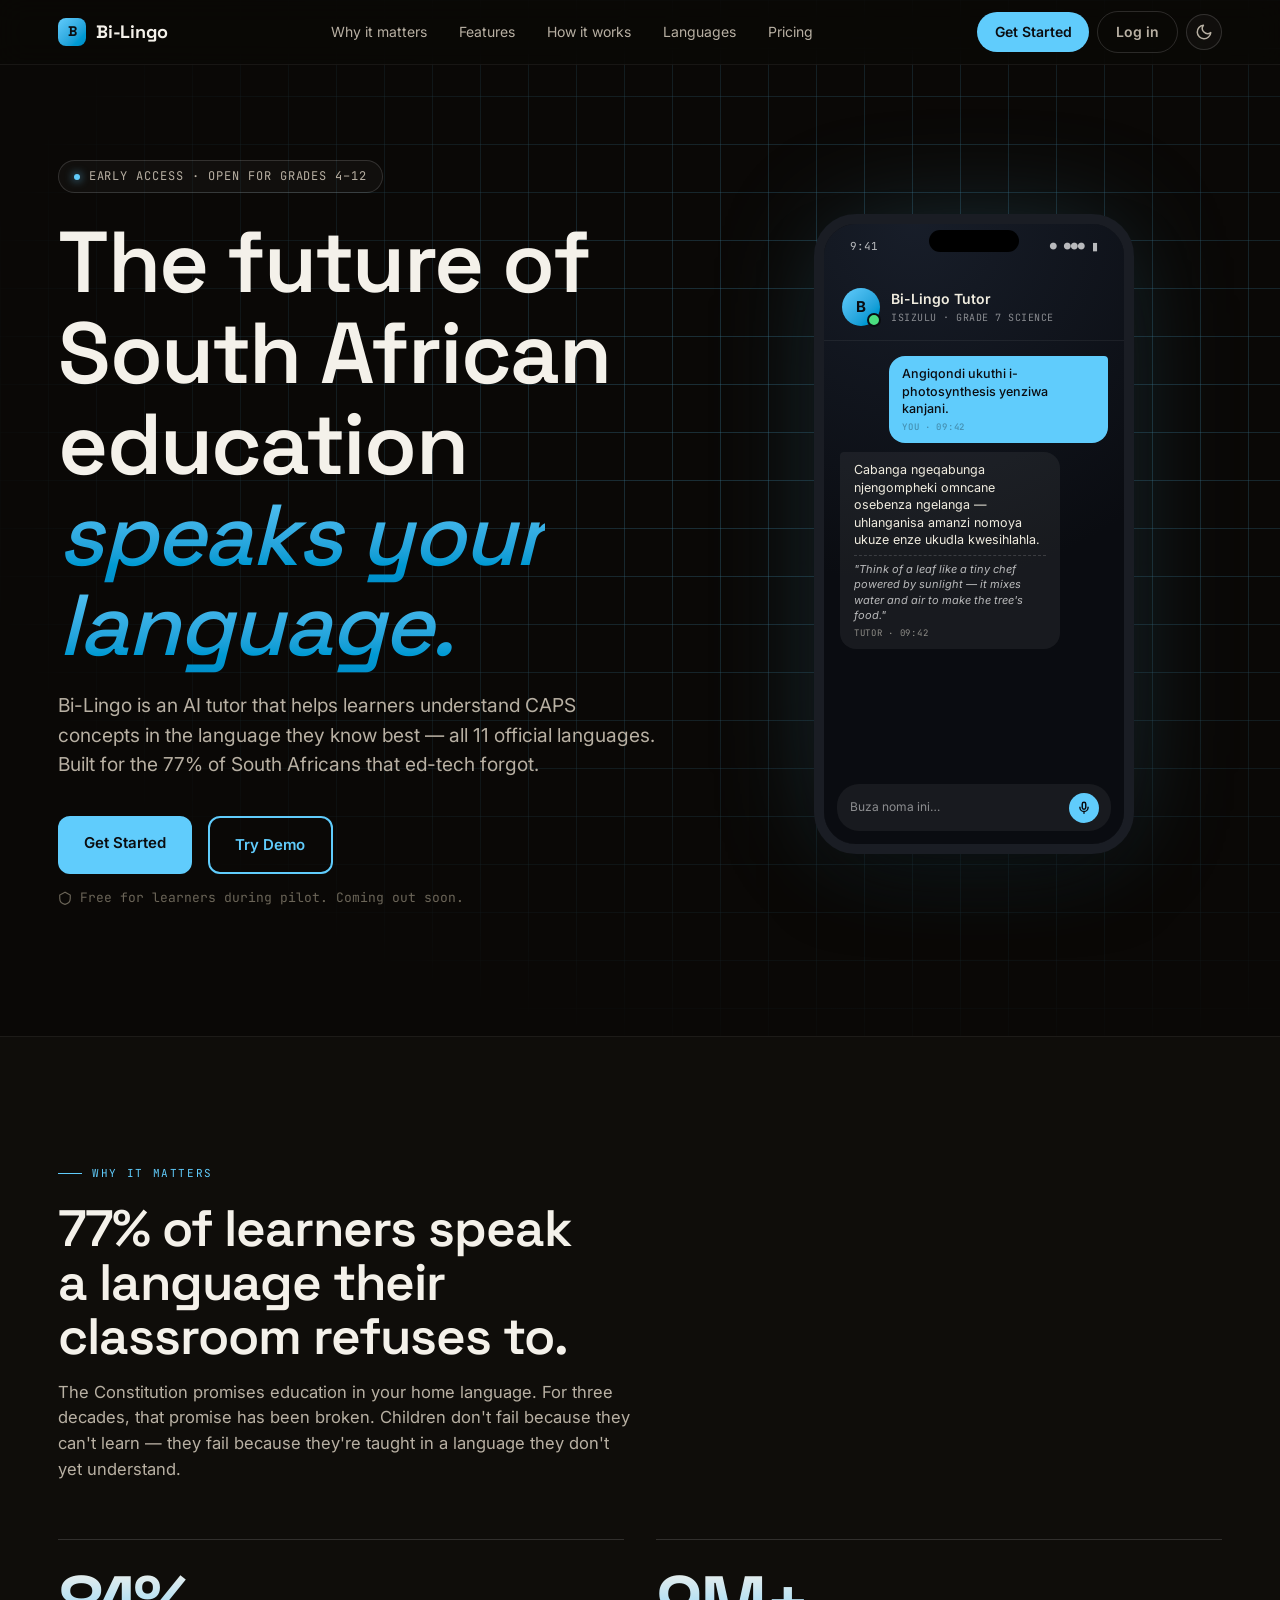
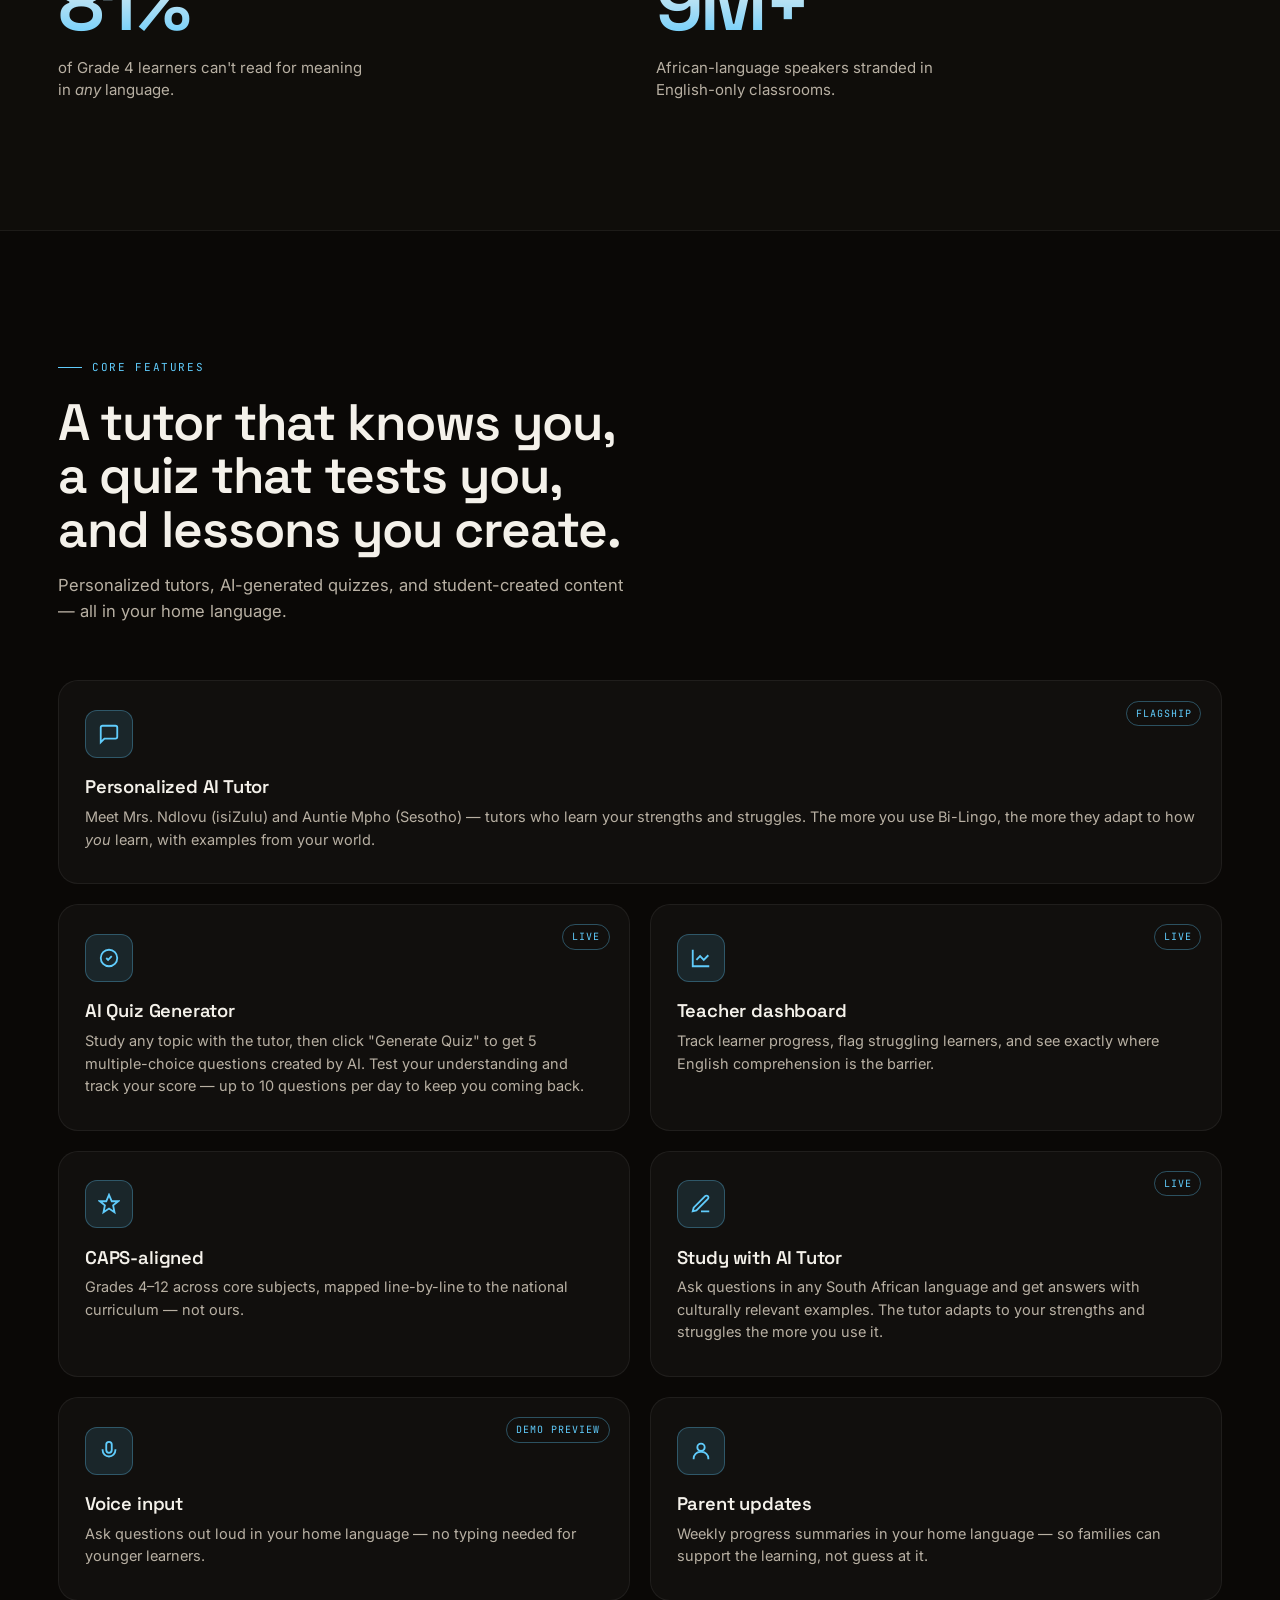
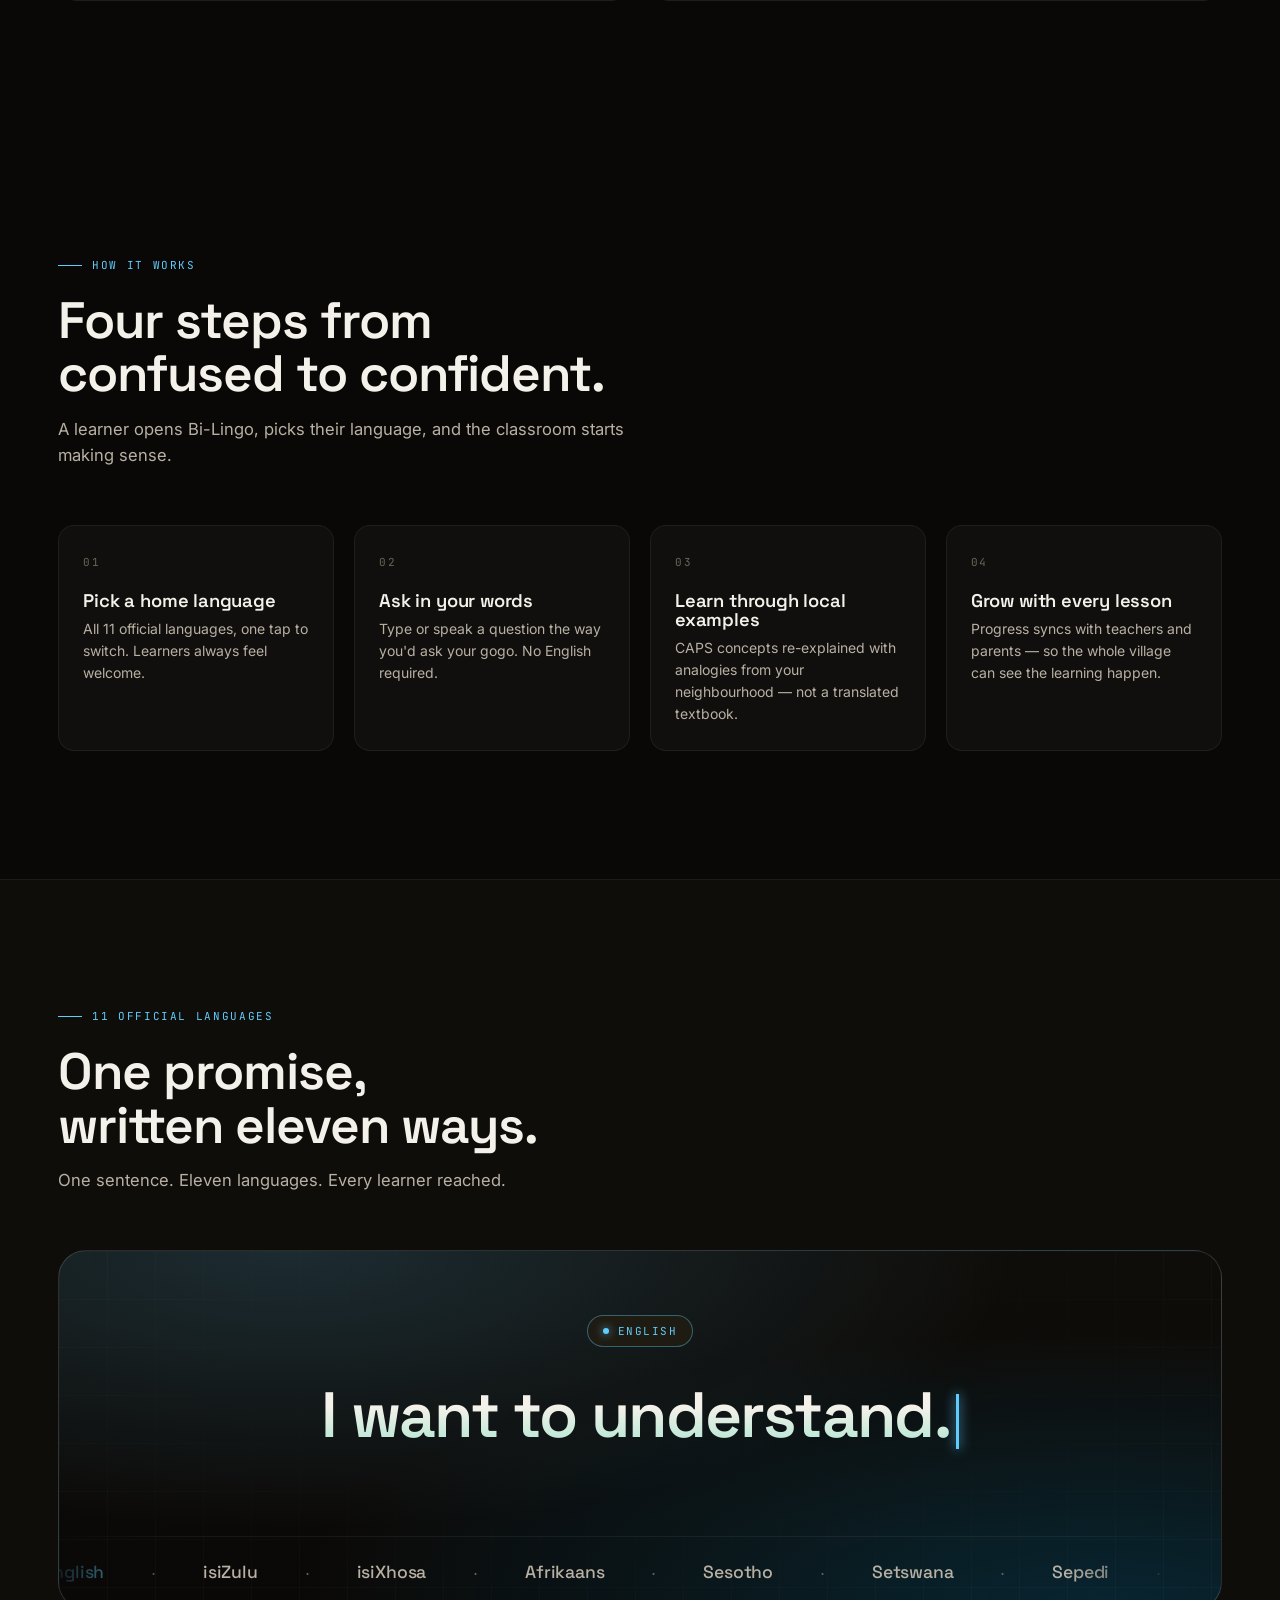
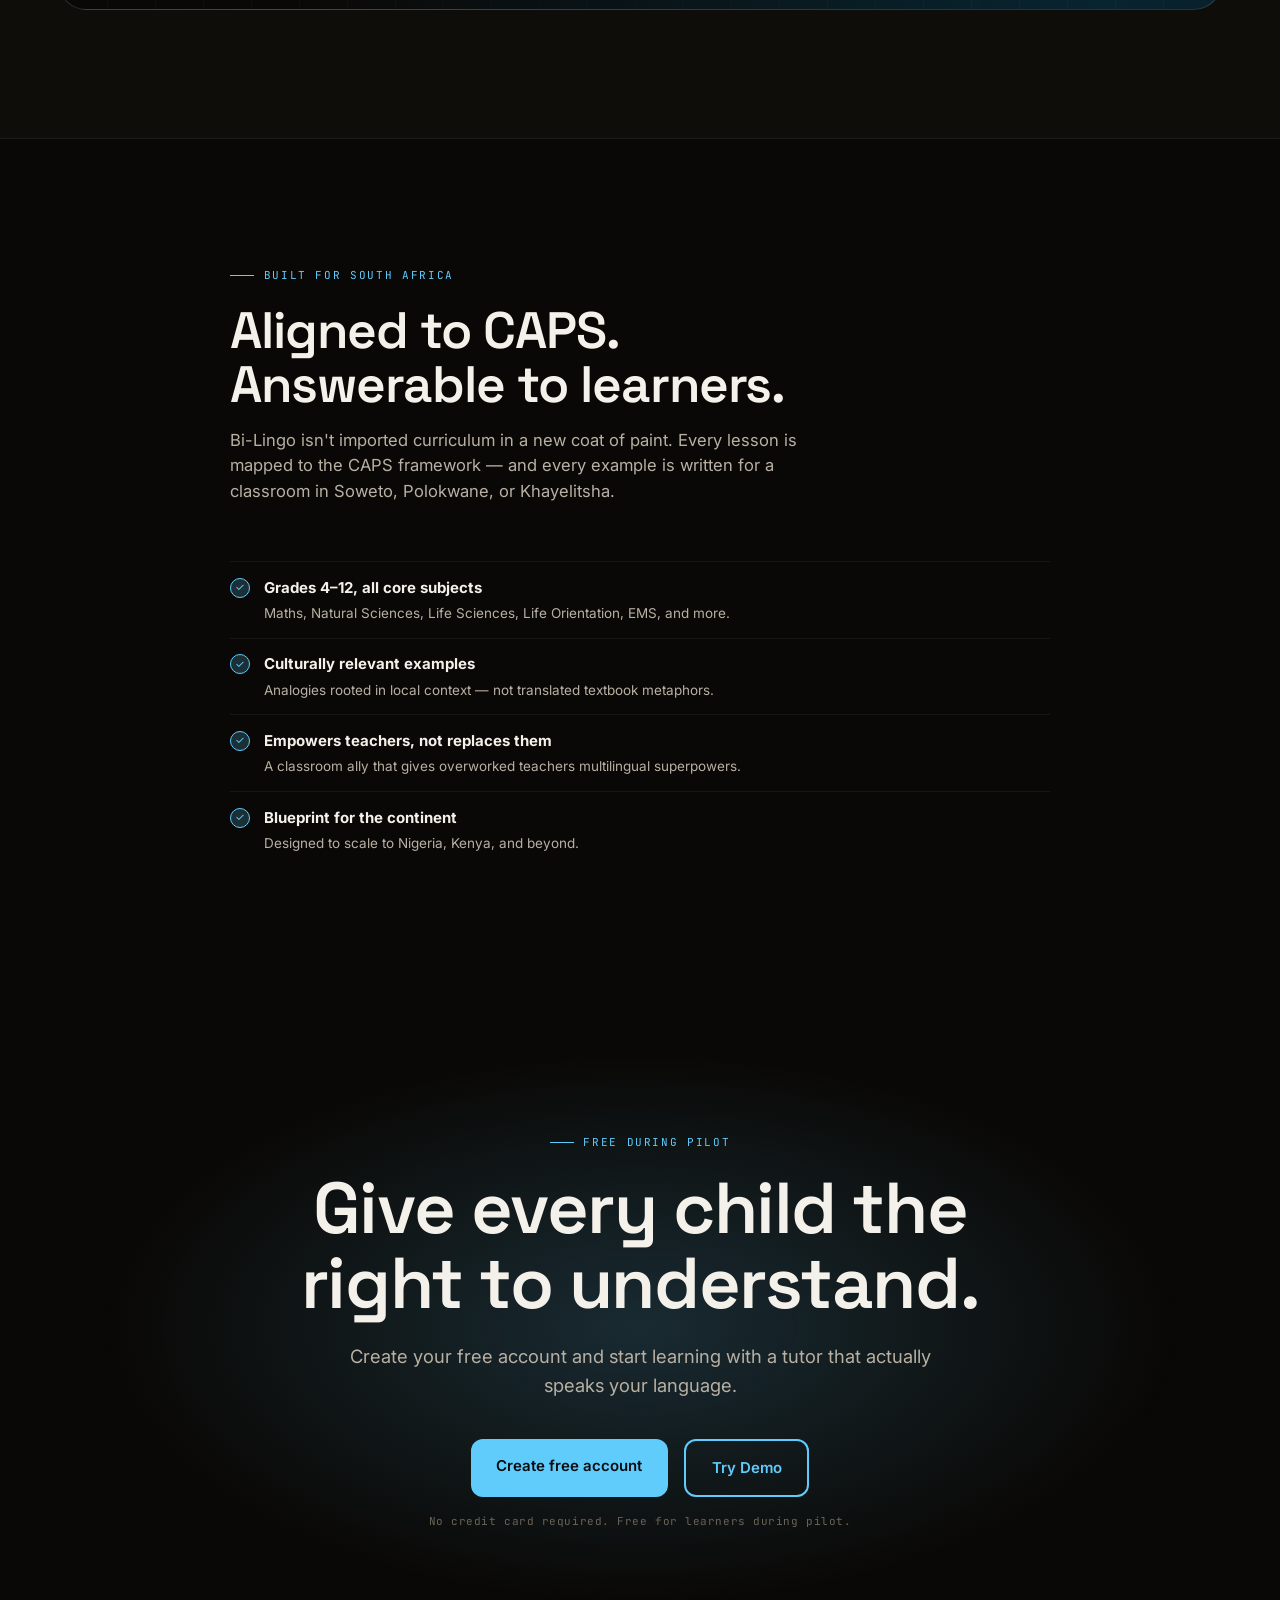
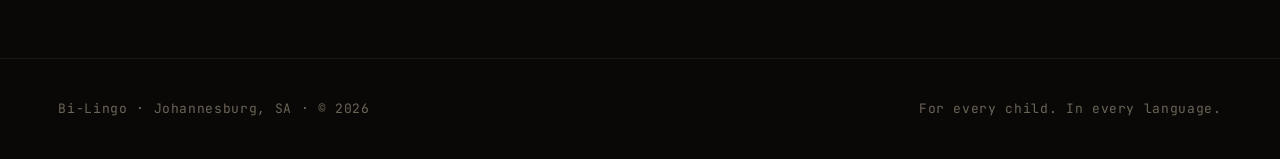
<file: index.html>
<!doctype html>
<html lang="en">
    <head>
        <meta charset="utf-8" />
        <meta name="viewport" content="width=device-width,initial-scale=1" />
        <title>Bi-Lingo — AI tutoring in your home language</title>
        <meta
            name="description"
            content="Bi-Lingo is an AI tutor that helps South African learners understand CAPS concepts in any of the 11 official languages — built for the 77% of learners ed-tech forgot."
        />

        <!-- Open Graph -->
        <meta property="og:type" content="website" />
        <meta property="og:site_name" content="Bi-Lingo" />
        <meta property="og:title" content="Bi-Lingo — AI tutoring in your home language" />
        <meta property="og:description" content="Bi-Lingo is an AI tutor that helps South African learners understand CAPS concepts in any of the 11 official languages — built for the 77% of learners ed-tech forgot." />
        <meta property="og:url" content="https://bi-lingo.com/" />
        <meta property="og:image" content="https://bi-lingo.com/og-image.png" />
        <meta property="og:image:width" content="1200" />
        <meta property="og:image:height" content="630" />

        <!-- Twitter -->
        <meta name="twitter:card" content="summary_large_image" />
        <meta name="twitter:image" content="https://bi-lingo.com/og-image.png" />
        <meta name="twitter:title" content="Bi-Lingo — AI tutoring in your home language" />
        <meta name="twitter:description" content="Bi-Lingo is an AI tutor that helps South African learners understand CAPS concepts in any of the 11 official languages — built for the 77% of learners ed-tech forgot." />

        <!-- Robots -->
        <meta name="robots" content="index, follow" />

        <!-- Structured Data (JSON-LD) -->
        <script type="application/ld+json">
        {
            "@context": "https://schema.org",
            "@type": "Organization",
            "@id": "https://bi-lingo.com/#organization",
            "name": "Bi-Lingo",
            "url": "https://bi-lingo.com/",
            "description": "AI tutoring platform that helps South African learners understand CAPS concepts in any of the 11 official languages.",
            "foundingLocation": {
                "@type": "Place",
                "address": {
                    "@type": "PostalAddress",
                    "addressLocality": "Johannesburg",
                    "addressCountry": "ZA"
                }
            }
        }
        </script>
        <script type="application/ld+json">
        {
            "@context": "https://schema.org",
            "@type": "SoftwareApplication",
            "@id": "https://bi-lingo.com/#software",
            "name": "Bi-Lingo",
            "applicationCategory": "EducationalApplication",
            "operatingSystem": "Web",
            "description": "An AI tutor that helps South African learners understand CAPS concepts in any of the 11 official languages.",
            "url": "https://bi-lingo.com/",
            "author": { "@id": "https://bi-lingo.com/#organization" },
            "offers": [
                {
                    "@type": "Offer",
                    "price": "0",
                    "priceCurrency": "ZAR",
                    "description": "Free tier for learners"
                }
            ]
        }
        </script>

        <link rel="preconnect" href="https://fonts.googleapis.com" />
        <link rel="preconnect" href="https://fonts.gstatic.com" crossorigin />
        <link
            rel="stylesheet"
            href="https://fonts.googleapis.com/css2?family=Space+Grotesk:wght@400;500;600;700&family=Inter:wght@400;500;600;700&family=JetBrains+Mono:wght@400;600&display=swap"
         />
        <link rel="stylesheet" href="styles.css" />

        <script>
            (function(){var t=localStorage.getItem('biLingoTheme');if(t==='light')document.documentElement.setAttribute('data-theme','light');})();
        </script>
    </head>
    <body>
        <!-- ============ DEMO BANNER ============ -->
        <div class="demo-banner" id="demo-banner" style="display: none;">
            🎮 Demo Mode Active — <a href="#" onclick="exitDemo(); return false;">Exit Demo</a>
        </div>

        <!-- ============ NAV ============ -->
        <nav class="top">
            <div class="container inner">
                <a href="#top" class="brand">
                    <div class="brand-mark" aria-hidden="true">B</div>
                    <span>Bi-Lingo</span>
                </a>
                <div class="nav-links">
                    <a href="#why">Why it matters</a>
                    <a href="#features">Features</a>
                    <a href="#how">How it works</a>
                    <a href="#languages">Languages</a>
                    <a href="pages/pricing.html">Pricing</a>
                </div>
                <div class="nav-actions" id="nav-actions">
                    <a href="pages/register.html" class="nav-cta">Get Started</a>
                    <a href="pages/login.html" class="nav-cta" style="background:transparent;border:1px solid var(--line-strong);color:var(--fg-dim);">Log in</a>
                    <button class="hamburger-btn" id="hamburger-btn" aria-label="Open menu">
                        <svg class="hamburger-icon" viewBox="0 0 24 24" fill="none" stroke="currentColor" stroke-width="2.5" stroke-linecap="round"><line x1="4" y1="6" x2="20" y2="6"></line><line x1="4" y1="12" x2="20" y2="12"></line><line x1="4" y1="18" x2="20" y2="18"></line></svg>
                        <svg class="close-icon" viewBox="0 0 24 24" fill="none" stroke="currentColor" stroke-width="2.5" stroke-linecap="round"><line x1="6" y1="6" x2="18" y2="18"></line><line x1="18" y1="6" x2="6" y2="18"></line></svg>
                    </button>
                    <button class="theme-btn" id="theme-toggle" aria-label="Switch theme">
                        <svg class="moon-icon" viewBox="0 0 24 24" fill="none" stroke="currentColor" stroke-width="2" stroke-linecap="round" stroke-linejoin="round"><path d="M21 12.79A9 9 0 1 1 11.21 3 7 7 0 0 0 21 12.79z"/></svg>
                        <svg class="sun-icon" viewBox="0 0 24 24" fill="none" stroke="currentColor" stroke-width="2" stroke-linecap="round" stroke-linejoin="round"><circle cx="12" cy="12" r="5"/><path d="M12 1v2M12 21v2M4.22 4.22l1.42 1.42M18.36 18.36l1.42 1.42M1 12h2M21 12h2M4.22 19.78l1.42-1.42M18.36 5.64l1.42-1.42"/></svg>
                    </button>
                </div>
            </div>
            <div class="mobile-menu" id="mobile-menu">
                <div class="mobile-menu-links">
                    <a href="#why">Why it matters</a>
                    <a href="#features">Features</a>
                    <a href="#how">How it works</a>
                    <a href="#languages">Languages</a>
                    <a href="pages/pricing.html">Pricing</a>
                </div>
                <div class="mobile-menu-ctas">
                    <a href="pages/register.html" class="mobile-cta">Get Started</a>
                    <a href="pages/login.html" class="mobile-cta" style="background:transparent;border:1px solid var(--line-strong);color:var(--fg-dim);">Log in</a>
                </div>
            </div>
        </nav>

        <!-- ============ HERO ============ -->
        <header class="hero" id="top">

            <div class="mesh-bg" aria-hidden="true"></div>
            <div class="container">
                <div class="hero-grid">
                    <div>
                        <div class="eyebrow">
                            <span class="pulse" aria-hidden="true"></span>
                            Early access · open for Grades 4–12
                        </div>
                        <h1 class="hero-title">
                            The future of South African education
                            <span class="accent">speaks your language.</span>
                        </h1>
                        <p class="hero-sub">
                            Bi-Lingo is an AI tutor that helps learners
                            understand CAPS concepts in the language they know
                            best — all 11 official languages. Built for the 77%
                            of South Africans that ed-tech forgot.
                        </p>

                        <div style="display: flex; gap: 1rem; flex-wrap: wrap;">
                            <a href="pages/register.html" class="hero-cta-btn"
                                >Get Started</a
                            >
                            <a href="pages/onboarding.html?fresh=true" class="hero-cta-btn" style="background: transparent; border: 2px solid var(--accent); color: var(--accent);"
                                >Try Demo</a
                            >
                        </div>
                        <div class="signup-note">
                            <svg
                                viewBox="0 0 24 24"
                                fill="none"
                                stroke="currentColor"
                                stroke-width="2"
                                aria-hidden="true"
                            >
                                <path
                                    d="M12 2L3 7v6c0 5 4 9 9 10 5-1 9-5 9-10V7l-9-5z"
                                />
                            </svg>
                            Free for learners during pilot. Coming out soon.
                        </div>
                    </div>

                    <div class="hero-visual" aria-hidden="true">
                        <div class="phone">
                            <div class="phone-screen">
                                <div class="phone-status">
                                    <span>9:41</span>
                                    <span>● ●●● ▮</span>
                                </div>
                                <div class="phone-header">
                                    <div class="phone-avatar">B</div>
                                    <div>
                                        <div class="name">Bi-Lingo Tutor</div>
                                        <div
                                            class="sub phone-cycle-fade"
                                            id="phone-sub"
                                        >
                                            isiZulu · Grade 7 science
                                        </div>
                                    </div>
                                </div>
                                <div class="phone-chat" id="phone-chat">
                                    <div class="bubble me" id="phone-q">
                                        <span
                                            class="bubble-text phone-cycle-fade"
                                        ></span>
                                        <small>YOU · 09:42</small>
                                    </div>
                                    <div class="bubble them" id="phone-a">
                                        <span
                                            class="bubble-text phone-cycle-fade"
                                        ></span>
                                        <span class="translated"
                                            >"Think of a leaf like a tiny chef
                                            powered by sunlight — it mixes water
                                            and air to make the tree's
                                            food."</span
                                        >
                                        <small>TUTOR · 09:42</small>
                                    </div>
                                </div>
                                <div class="phone-input">
                                    <span
                                        class="phone-cycle-fade"
                                        id="phone-placeholder"
                                        >Buza noma ini…</span
                                    >
                                    <div class="mic">
                                        <svg
                                            width="14"
                                            height="14"
                                            viewBox="0 0 24 24"
                                            fill="none"
                                            stroke="currentColor"
                                            stroke-width="2.5"
                                        >
                                            <path
                                                d="M12 2a3 3 0 0 0-3 3v6a3 3 0 0 0 6 0V5a3 3 0 0 0-3-3z"
                                            />
                                            <path
                                                d="M19 10v1a7 7 0 0 1-14 0v-1M12 18v4"
                                            />
                                        </svg>
                                    </div>
                                </div>
                            </div>
                        </div>
                    </div>
                </div>
            </div>
        </header>

        <!-- ============ PROBLEM ============ -->
        <section class="problem" id="why">
            <div class="container">
                <div class="section-label">Why it matters</div>
                <h2 class="section-title">
                    77% of learners speak a language their classroom refuses to.
                </h2>
                <p class="section-sub">
                    The Constitution promises education in your home language.
                    For three decades, that promise has been broken. Children
                    don't fail because they can't learn — they fail because
                    they're taught in a language they don't yet understand.
                </p>

                <div class="stat-grid">
                    <div class="stat">
                        <div class="num">81%</div>
                        <div class="copy">
                            of Grade 4 learners can't read for meaning in
                            <em>any</em> language.
                        </div>
                    </div>
                    <div class="stat">
                        <div class="num">9M+</div>
                        <div class="copy">
                            African-language speakers stranded in English-only
                            classrooms.
                        </div>
                    </div>
                </div>
            </div>
        </section>

        <!-- ============ FEATURES ============ -->
        <section id="features">
            <div class="container">
                <div class="section-label">Core features</div>
                <h2 class="section-title">
                    A tutor that knows you, a quiz that tests you, and lessons you create.
                </h2>
                <p class="section-sub">
                    Personalized tutors, AI-generated quizzes, and student-created content — all in your home language.
                </p>

                <div class="feature-grid">
                    <div class="feature wide">
                        <span class="feature-tag">Flagship</span>
                        <div class="icon-box">
                            <svg
                                width="22"
                                height="22"
                                viewBox="0 0 24 24"
                                fill="none"
                                stroke="currentColor"
                                stroke-width="2"
                                aria-hidden="true"
                            >
                                <path
                                    d="M21 15a2 2 0 0 1-2 2H7l-4 4V5a2 2 0 0 1 2-2h14a2 2 0 0 1 2 2z"
                                />
                            </svg>
                        </div>
                        <h3>Personalized AI Tutor</h3>
                        <p>
                            Meet Mrs. Ndlovu (isiZulu) and Auntie Mpho (Sesotho) — tutors who learn your strengths and struggles. The more you use Bi-Lingo, the more they adapt to how <em>you</em> learn, with examples from your world.
                        </p>
                    </div>

                    <div class="feature">
                        <span class="feature-tag">Live</span>
                        <div class="icon-box">
                            <svg
                                width="22"
                                height="22"
                                viewBox="0 0 24 24"
                                fill="none"
                                stroke="currentColor"
                                stroke-width="2"
                                aria-hidden="true"
                            >
                                <path d="M9 12l2 2 4-4m6 2a9 9 0 1 1-18 0 9 9 0 0 1 18 0z" />
                            </svg>
                        </div>
                        <h3>AI Quiz Generator</h3>
                        <p>
                            Study any topic with the tutor, then click "Generate Quiz" to get 5 multiple-choice questions created by AI. Test your understanding and track your score — up to 10 questions per day to keep you coming back.
                        </p>
                    </div>

                    <div class="feature">
                        <span class="feature-tag">Live</span>
                        <div class="icon-box">
                            <svg
                                width="22"
                                height="22"
                                viewBox="0 0 24 24"
                                fill="none"
                                stroke="currentColor"
                                stroke-width="2"
                                aria-hidden="true"
                            >
                                <path d="M3 3v18h18" />
                                <path d="M7 14l4-4 4 4 5-5" />
                            </svg>
                        </div>
                        <h3>Teacher dashboard</h3>
                        <p>
                            Track learner progress, flag struggling learners,
                            and see exactly where English comprehension is the
                            barrier.
                        </p>
                    </div>

                    <div class="feature">
                        <div class="icon-box">
                            <svg
                                width="22"
                                height="22"
                                viewBox="0 0 24 24"
                                fill="none"
                                stroke="currentColor"
                                stroke-width="2"
                                aria-hidden="true"
                            >
                                <path
                                    d="M12 2l3 7h7l-5.5 4.5L18 21l-6-4-6 4 1.5-7.5L2 9h7z"
                                />
                            </svg>
                        </div>
                        <h3>CAPS-aligned</h3>
                        <p>
                            Grades 4–12 across core subjects, mapped
                            line-by-line to the national curriculum — not ours.
                        </p>
                    </div>

                    <div class="feature">
                        <span class="feature-tag">Live</span>
                        <div class="icon-box">
                            <svg
                                width="22"
                                height="22"
                                viewBox="0 0 24 24"
                                fill="none"
                                stroke="currentColor"
                                stroke-width="2"
                                aria-hidden="true"
                            >
                                <path d="M12 20h9M16.5 3.5a2.121 2.121 0 0 1 3 3L7 19l-4 1 1-4L16.5 3.5z" />
                            </svg>
                        </div>
                        <h3>Study with AI Tutor</h3>
                        <p>
                            Ask questions in any South African language and get answers with culturally relevant examples. The tutor adapts to your strengths and struggles the more you use it.
                        </p>
                    </div>

                    <div class="feature">
                        <span class="feature-tag">Demo Preview</span>
                        <div class="icon-box">
                            <svg
                                width="22"
                                height="22"
                                viewBox="0 0 24 24"
                                fill="none"
                                stroke="currentColor"
                                stroke-width="2"
                                aria-hidden="true"
                            >
                                <path
                                    d="M12 2a3 3 0 0 0-3 3v6a3 3 0 0 0 6 0V5a3 3 0 0 0-3-3z"
                                />
                                <path d="M19 10v1a7 7 0 0 1-14 0v-1" />
                            </svg>
                        </div>
                        <h3>Voice input</h3>
                        <p>
                            Ask questions out loud in your home language — no
                            typing needed for younger learners.
                        </p>
                    </div>

                    <div class="feature">
                        <div class="icon-box">
                            <svg
                                width="22"
                                height="22"
                                viewBox="0 0 24 24"
                                fill="none"
                                stroke="currentColor"
                                stroke-width="2"
                                aria-hidden="true"
                            >
                                <circle cx="12" cy="8" r="4" />
                                <path
                                    d="M4 21v-1a7 7 0 0 1 7-7h2a7 7 0 0 1 7 7v1"
                                />
                            </svg>
                        </div>
                        <h3>Parent updates</h3>
                        <p>
                            Weekly progress summaries in your home language — so
                            families can support the learning, not guess at it.
                        </p>
                    </div>
                </div>
            </div>
        </section>

        <!-- ============ HOW IT WORKS ============ -->
        <section id="how">
            <div class="container">
                <div class="section-label">How it works</div>
                <h2 class="section-title">
                    Four steps from confused to confident.
                </h2>
                <p class="section-sub">
                    A learner opens Bi-Lingo, picks their language, and the
                    classroom starts making sense.
                </p>

                <div class="how-grid">
                    <div class="how-card" style="--d: 0s">
                        <div class="how-num">01</div>
                        <h3>Pick a home language</h3>
                        <p>
                            All 11 official languages, one tap to switch.
                            Learners always feel welcome.
                        </p>
                    </div>
                    <div class="how-card" style="--d: 0.12s">
                        <div class="how-num">02</div>
                        <h3>Ask in your words</h3>
                        <p>
                            Type or speak a question the way you'd ask your
                            gogo. No English required.
                        </p>
                    </div>
                    <div class="how-card" style="--d: 0.24s">
                        <div class="how-num">03</div>
                        <h3>Learn through local examples</h3>
                        <p>
                            CAPS concepts re-explained with analogies from your
                            neighbourhood — not a translated textbook.
                        </p>
                    </div>
                    <div class="how-card" style="--d: 0.36s">
                        <div class="how-num">04</div>
                        <h3>Grow with every lesson</h3>
                        <p>
                            Progress syncs with teachers and parents — so the
                            whole village can see the learning happen.
                        </p>
                    </div>
                </div>
            </div>
        </section>

        <!-- ============ LANGUAGES (TYPEWRITER) ============ -->
        <section class="languages" id="languages">
            <div class="container">
                <div class="section-label">11 official languages</div>
                <h2 class="section-title">One promise, written eleven ways.</h2>
                <p class="section-sub">
                    One sentence. Eleven languages. Every learner reached.
                </p>

                <div class="typer" aria-live="polite">
                    <div class="typer-label" id="typer-label">English</div>
                    <div class="typer-line">
                        <span class="typer-text" id="typer-text"></span
                        ><span class="typer-caret" aria-hidden="true"></span>
                    </div>
                    <div class="typer-en" id="typer-en"></div>
                    <div class="typer-ticker" aria-hidden="true">
                        <div
                            class="typer-ticker-track"
                            id="typer-ticker-track"
                        ></div>
                    </div>
                </div>
            </div>
        </section>

        <!-- ============ CAPS ============ -->
        <section>
            <div class="container">
                <div class="caps-wrap">
                    <div class="section-label">Built for South Africa</div>
                    <h2 class="section-title">
                        Aligned to CAPS. Answerable to learners.
                    </h2>
                    <p class="section-sub">
                        Bi-Lingo isn't imported curriculum in a new coat of
                        paint. Every lesson is mapped to the CAPS framework —
                        and every example is written for a classroom in Soweto,
                        Polokwane, or Khayelitsha.
                    </p>

                    <ul class="caps-list">
                        <li>
                            <span class="check" aria-hidden="true">✓</span>
                            <div>
                                <strong>Grades 4–12, all core subjects</strong>
                                <span
                                    >Maths, Natural Sciences, Life Sciences,
                                    Life Orientation, EMS, and more.</span
                                >
                            </div>
                        </li>
                        <li>
                            <span class="check" aria-hidden="true">✓</span>
                            <div>
                                <strong>Culturally relevant examples</strong>
                                <span
                                    >Analogies rooted in local context — not
                                    translated textbook metaphors.</span
                                >
                            </div>
                        </li>
                        <li>
                            <span class="check" aria-hidden="true">✓</span>
                            <div>
                                <strong
                                    >Empowers teachers, not replaces
                                    them</strong
                                >
                                <span
                                    >A classroom ally that gives overworked
                                    teachers multilingual superpowers.</span
                                >
                            </div>
                        </li>
                        <li>
                            <span class="check" aria-hidden="true">✓</span>
                            <div>
                                <strong>Blueprint for the continent</strong>
                                <span
                                    >Designed to scale to Nigeria, Kenya, and
                                    beyond.</span
                                >
                            </div>
                        </li>
                    </ul>
                </div>
            </div>
        </section>

        <!-- ============ FINAL CTA ============ -->
        <section class="final" id="signup">
            <div class="container">
                <div class="section-label">Free during pilot</div>
                <h2>Give every child the right to understand.</h2>
                <p>
                    Create your free account and start learning with a tutor that actually speaks your language.
                </p>

                <div style="display: flex; gap: 1rem; justify-content: center; flex-wrap: wrap;">
                    <a href="pages/register.html" class="hero-cta-btn">Create free account</a>
                    <a href="pages/onboarding.html?fresh=true" class="hero-cta-btn" style="background: transparent; border: 2px solid var(--accent); color: var(--accent);">Try Demo</a>
                </div>
                <p
                    style="
                        max-width: 560px;
                        margin: 1rem auto 0;
                        font-family: var(--f-mono);
                        font-size: 11px;
                        letter-spacing: 0.05em;
                        color: var(--fg-mute);
                        text-align: center;
                    "
                >
                    No credit card required. Free for learners during pilot.
                </p>
            </div>
        </section>

        <!-- ============ FOOTER ============ -->
        <footer>
            <div class="container">
                <div class="inner">
                    <div>Bi-Lingo · Johannesburg, SA · © 2026</div>
                    <div>For every child. In every language.</div>
                </div>
            </div>
        </footer>

        <script src="data/mock-data.js"></script>
        <script src="script.js"></script>
        <script>
            // Show demo banner if in demo mode
            if (getLearnerProfile()) {
                document.getElementById('demo-banner').style.display = 'block';
            }
            
            function exitDemo() {
                if (confirm('Exit the demo and return to the homepage?')) {
                    clearLearnerProfile();
                    window.location.href = 'index.html';
                }
            }
        </script>
    </body>
</html>
</file>
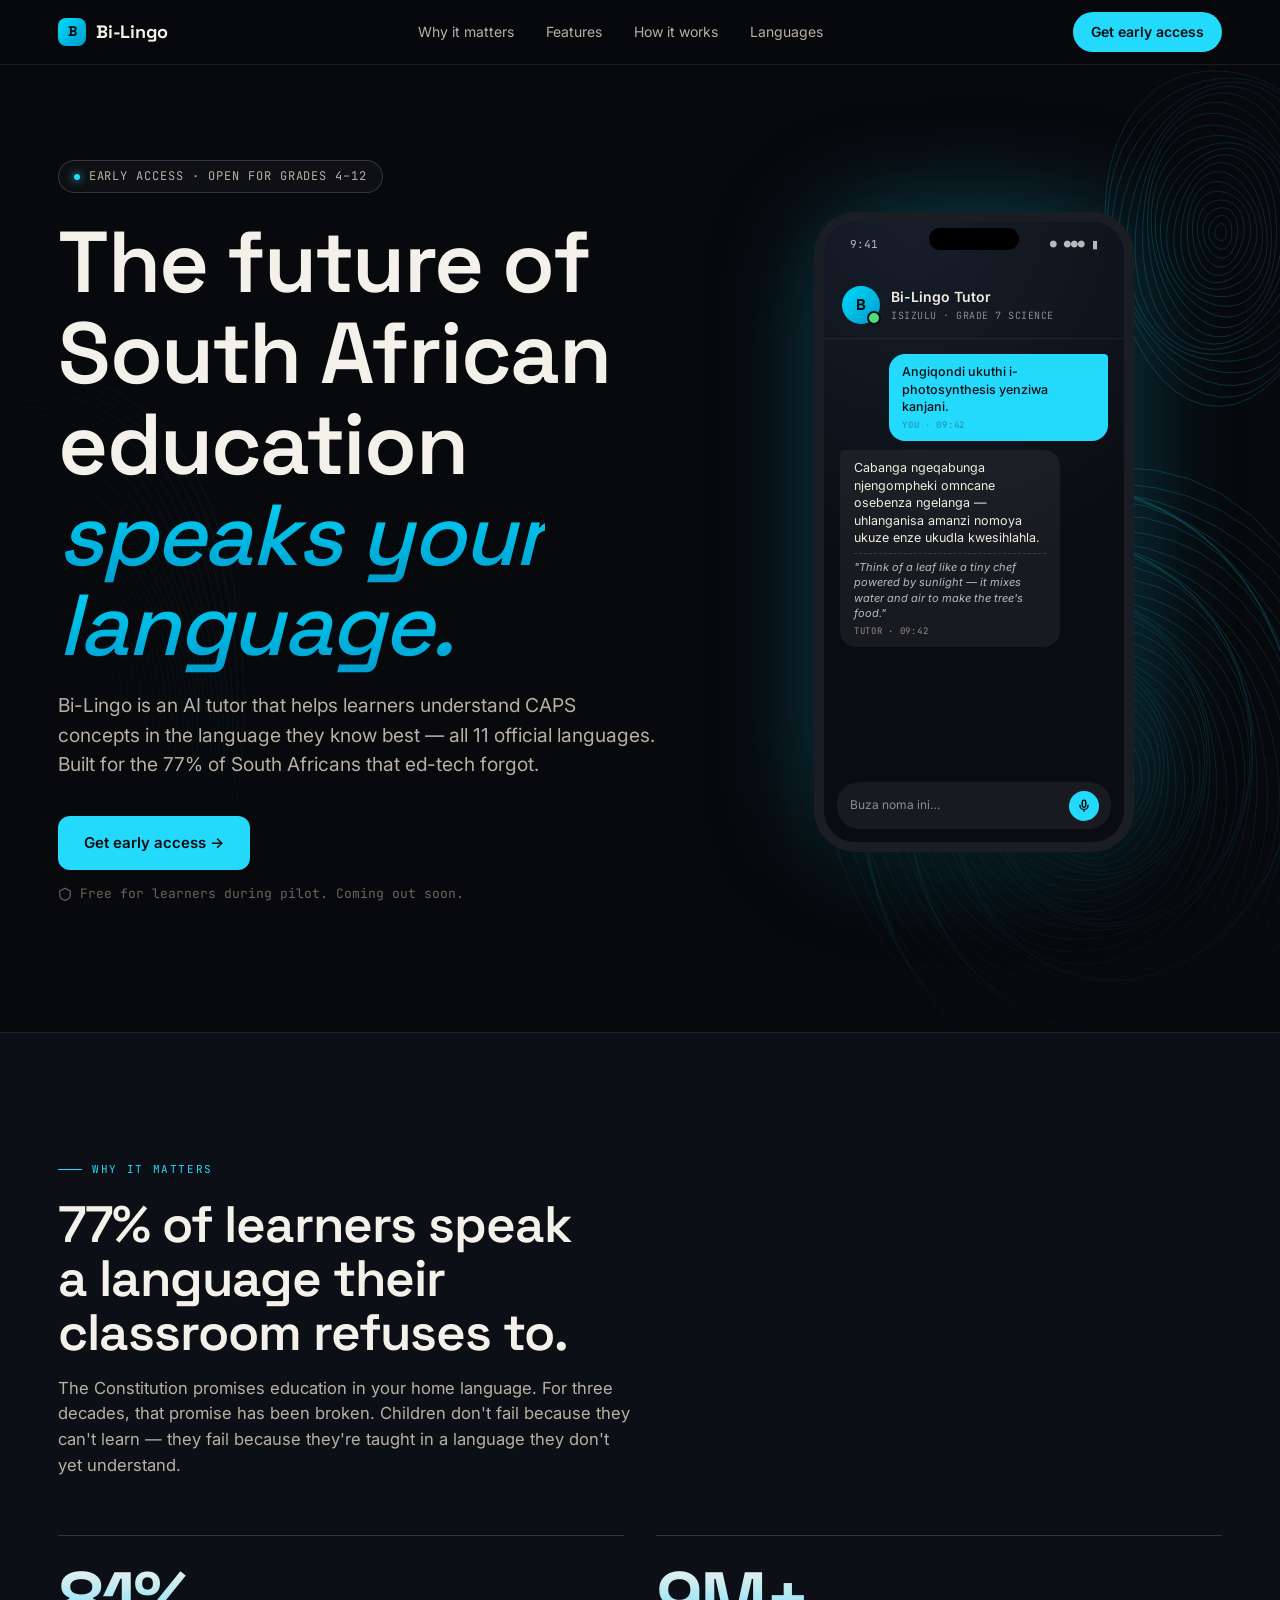
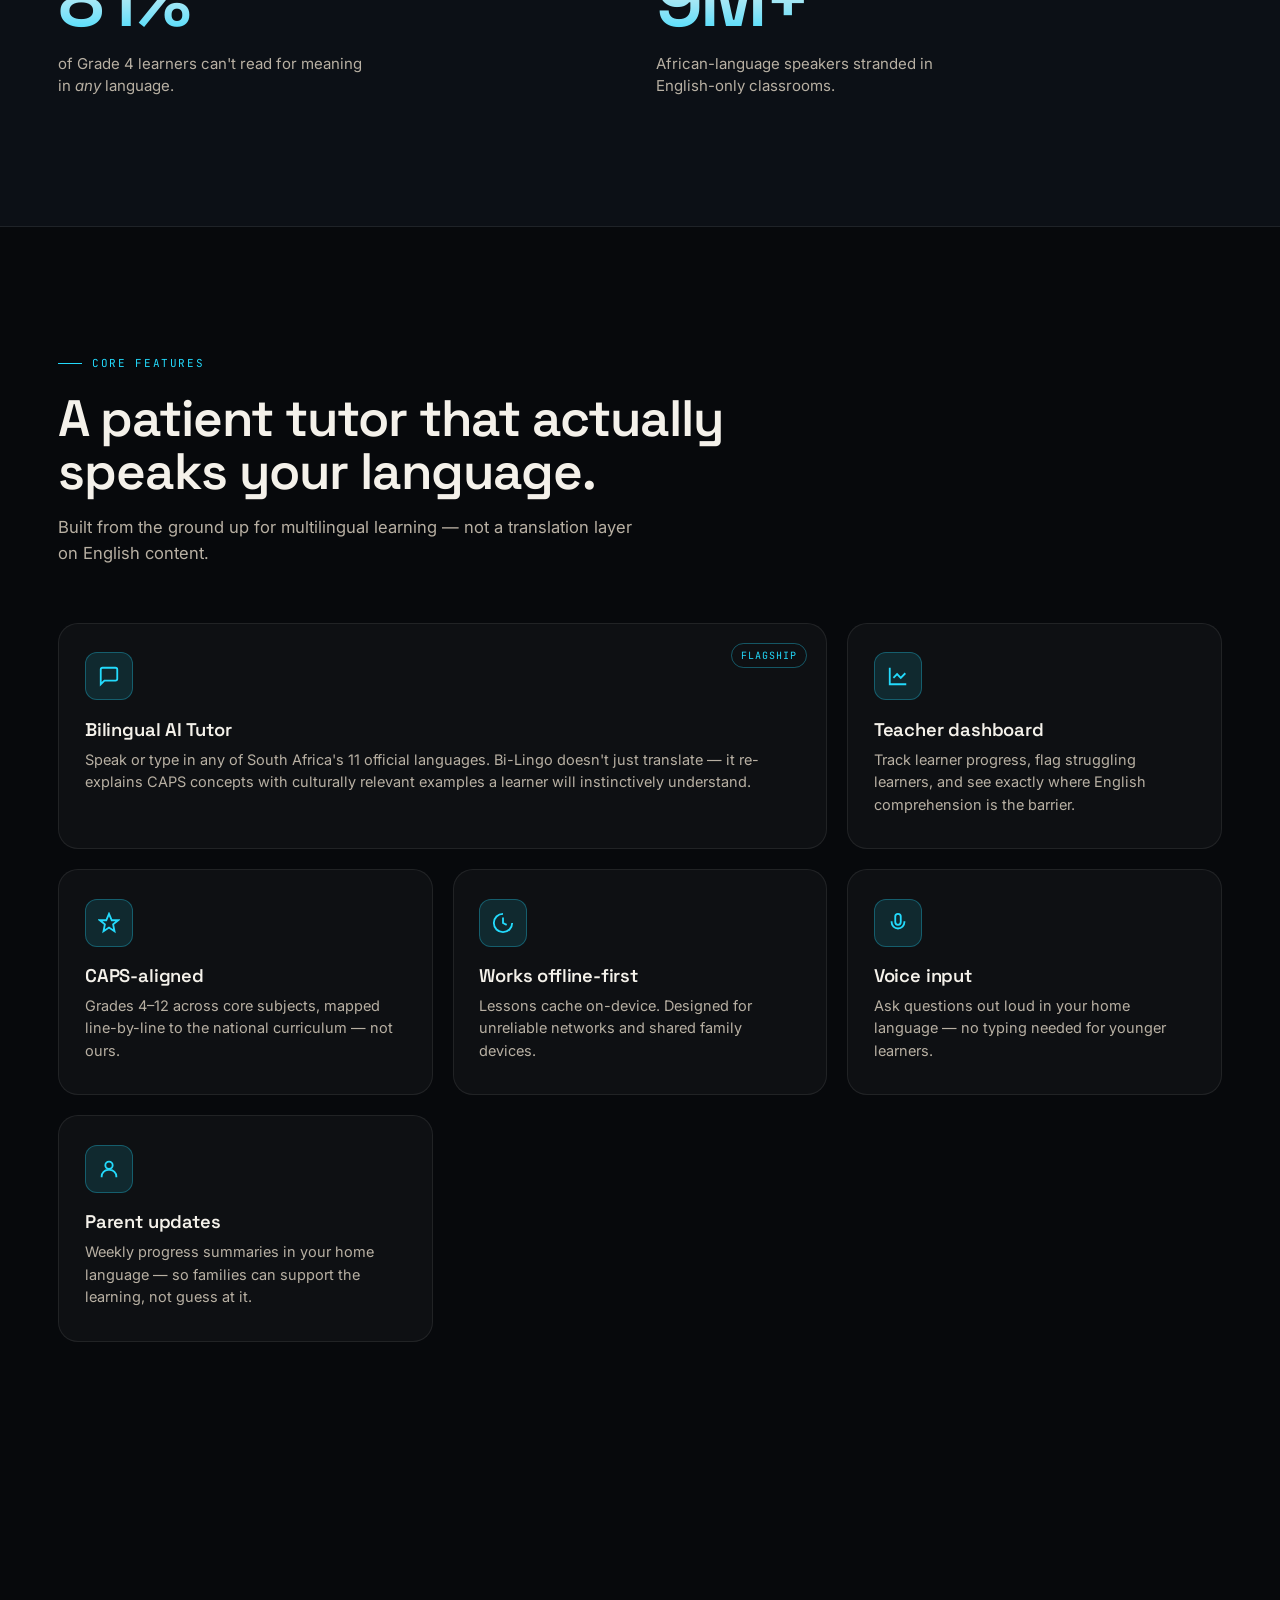
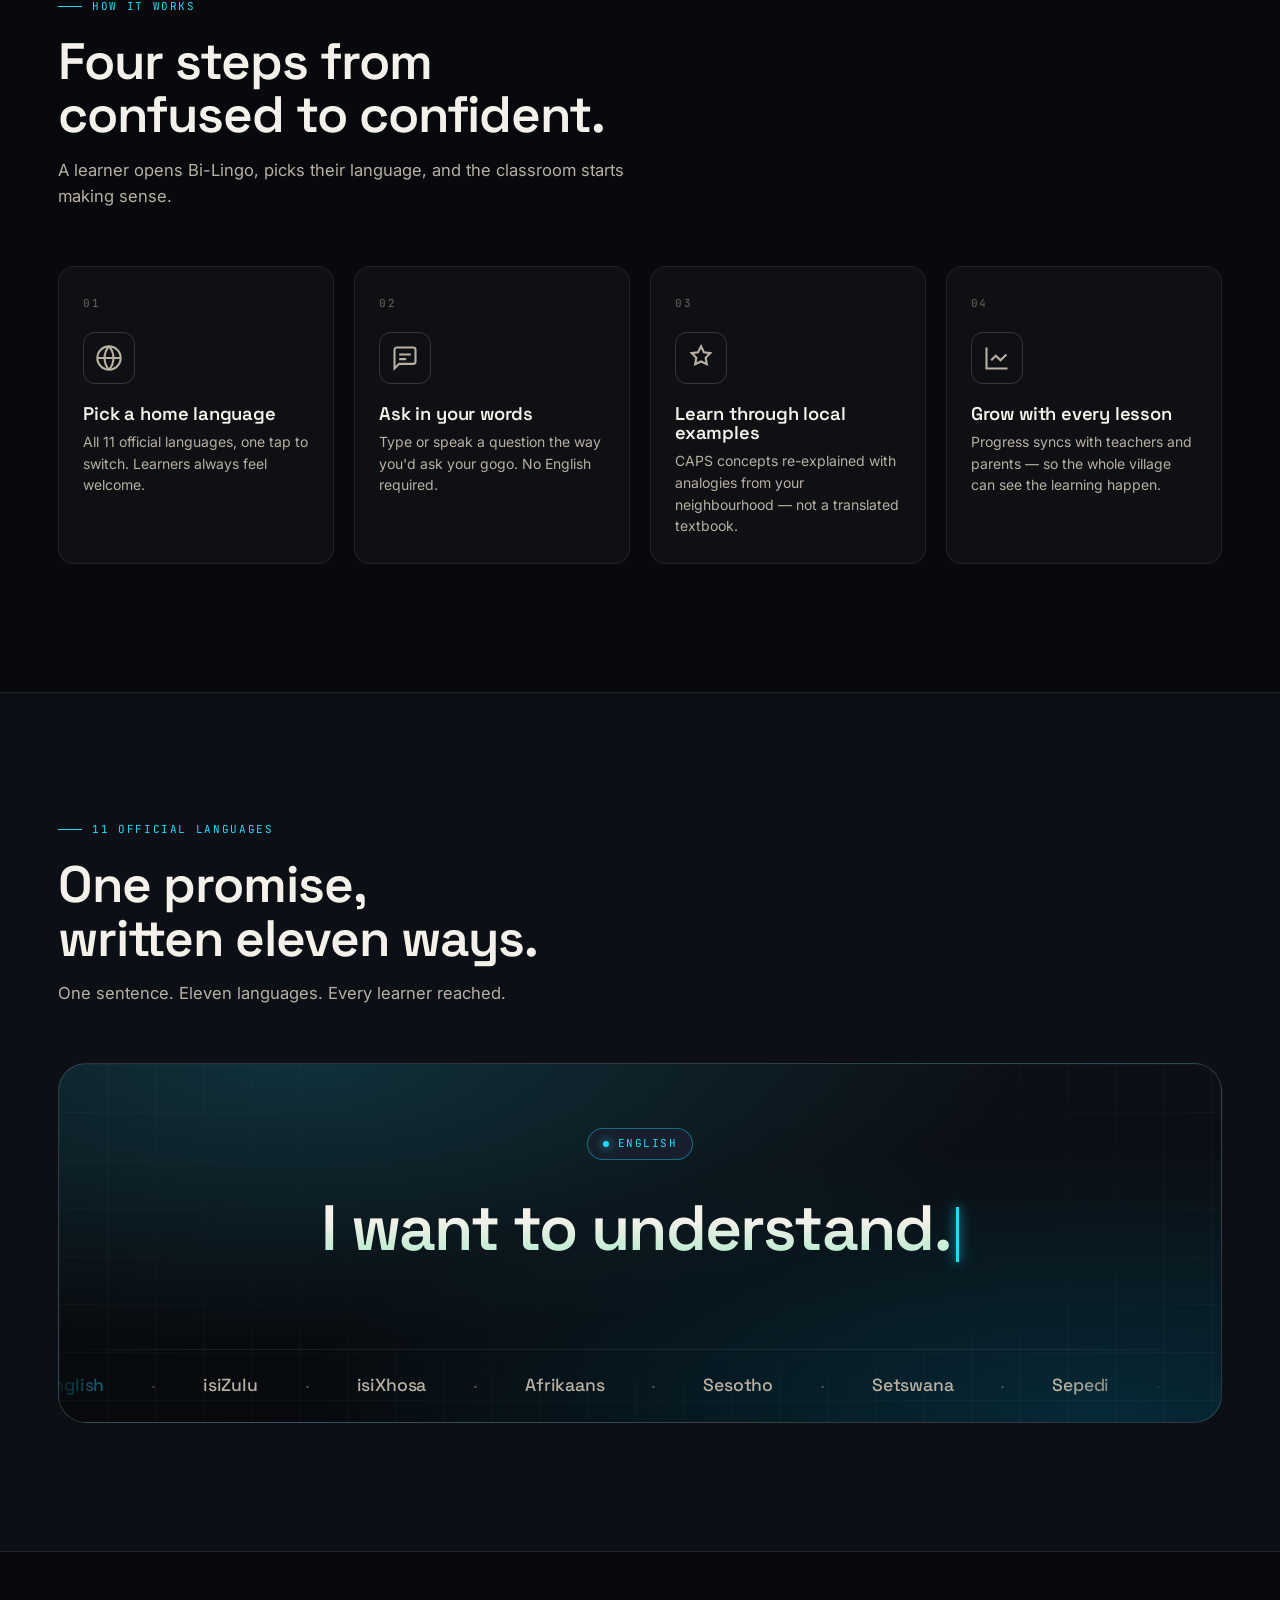
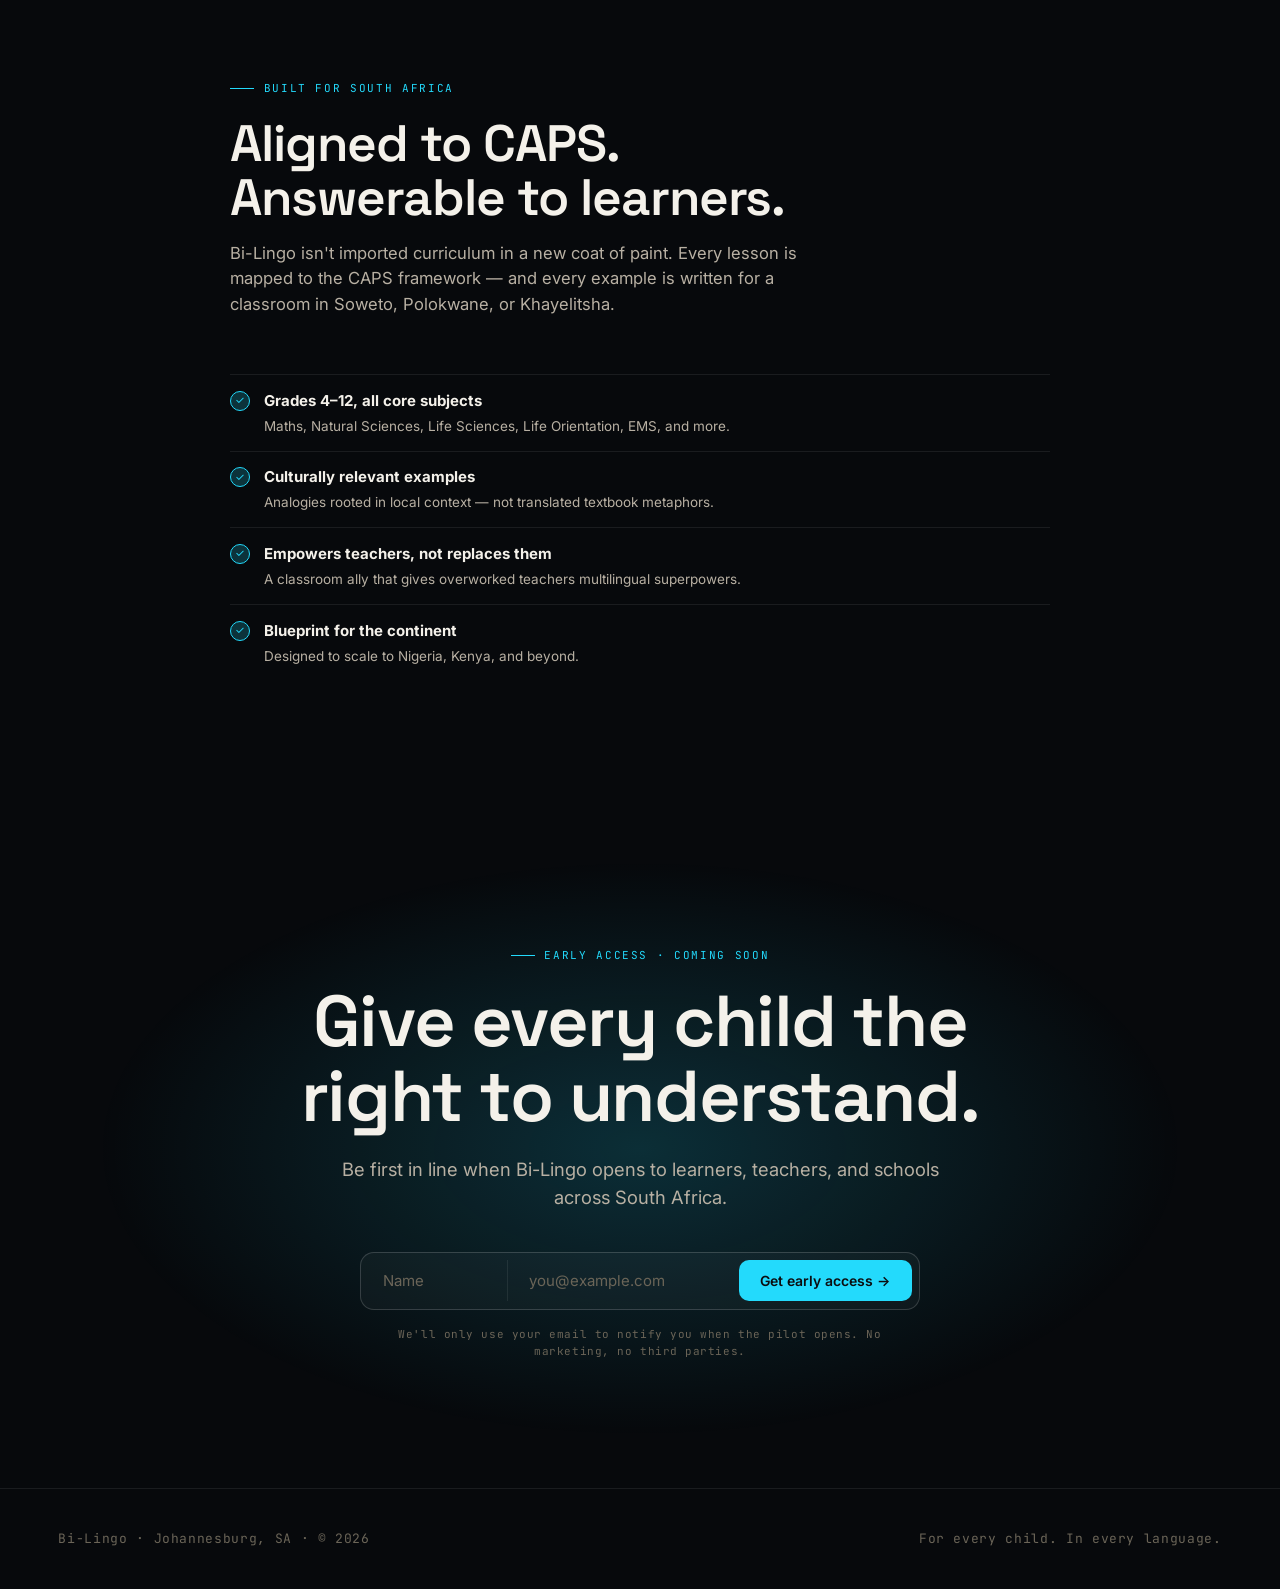
<file: Bi-Lingo.html>
<!doctype html>
<html lang="en">
<head>
<meta charset="utf-8" />
<meta name="viewport" content="width=device-width,initial-scale=1" />
<title>Bi-Lingo — AI tutoring in your home language</title>
<meta name="description" content="Bi-Lingo is an AI tutor that helps South African learners understand CAPS concepts in any of the 11 official languages — built for the 77% of learners ed-tech forgot." />

<link rel="preconnect" href="https://fonts.googleapis.com">
<link rel="preconnect" href="https://fonts.gstatic.com" crossorigin>
<link rel="stylesheet" href="https://fonts.googleapis.com/css2?family=Space+Grotesk:wght@400;500;600;700&family=Inter:wght@400;500;600;700&family=JetBrains+Mono:wght@400;600&display=swap">

<style>
/* ---------- tokens ---------- */
:root {
  /* accent (cyan) */
  --accent: oklch(0.82 0.14 215);
  --accent-deep: oklch(0.62 0.17 220);
  --accent-glow: color-mix(in oklch, var(--accent) 40%, transparent);

  /* surfaces (ink-black default) */
  --bg: #07090c;
  --bg-2: #0c1016;
  --bg-3: #141a23;
  --fg: #f4f1ea;
  --fg-dim: #b8b0a3;
  --fg-mute: #6b6558;
  --line: rgba(255, 255, 255, 0.08);
  --line-strong: rgba(255, 255, 255, 0.16);
  --card: rgba(255, 255, 255, 0.03);

  --space: 1.5rem;
  --section-y: clamp(5rem, 10vw, 9rem);

  --f-display: 'Space Grotesk', sans-serif;
  --f-body: 'Inter', sans-serif;
  --f-mono: 'JetBrains Mono', monospace;
}

/* ---------- base ---------- */
* { box-sizing: border-box; }
html, body { margin: 0; padding: 0; }
body {
  background: var(--bg);
  color: var(--fg);
  font-family: var(--f-body);
  font-size: 17px;
  line-height: 1.55;
  -webkit-font-smoothing: antialiased;
  overflow-x: hidden;
}
h1, h2, h3, h4 {
  font-family: var(--f-display);
  font-weight: 600;
  letter-spacing: -0.02em;
  margin: 0;
  line-height: 1.05;
}
p { margin: 0; }
a { color: inherit; text-decoration: none; }

.container {
  max-width: 1240px;
  margin: 0 auto;
  padding: 0 clamp(1.25rem, 3vw, 2.5rem);
}

/* ---------- nav ---------- */
nav.top {
  position: fixed;
  top: 0; left: 0; right: 0;
  z-index: 50;
  backdrop-filter: blur(14px);
  -webkit-backdrop-filter: blur(14px);
  background: color-mix(in oklch, var(--bg) 75%, transparent);
  border-bottom: 1px solid var(--line);
}
nav.top .inner {
  display: flex;
  align-items: center;
  justify-content: space-between;
  height: 64px;
}
.brand {
  display: flex;
  align-items: center;
  gap: 0.6rem;
  font-family: var(--f-display);
  font-weight: 700;
  font-size: 18px;
  letter-spacing: -0.01em;
  white-space: nowrap;
  flex-shrink: 0;
}
.brand-mark {
  width: 28px; height: 28px;
  border-radius: 8px;
  background: linear-gradient(135deg, var(--accent), var(--accent-deep));
  display: grid; place-items: center;
  color: var(--bg);
  font-weight: 800;
  font-size: 14px;
}
.nav-links {
  display: flex;
  gap: 2rem;
  font-size: 14px;
  color: var(--fg-dim);
}
.nav-links a:hover { color: var(--fg); }
.nav-cta {
  padding: 0.55rem 1.1rem;
  border-radius: 999px;
  background: var(--accent);
  color: #0b0d10;
  font-weight: 600;
  font-size: 14px;
  transition: transform 0.15s, box-shadow 0.2s;
}
.nav-cta:hover {
  transform: translateY(-1px);
  box-shadow: 0 10px 30px -10px var(--accent-glow);
}
@media (max-width: 720px) {
  .nav-links { display: none; }
}

/* ---------- hero ---------- */
.hero {
  position: relative;
  padding: calc(6rem + 64px) 0 var(--section-y);
  overflow: hidden;
}
.hero .container { position: relative; z-index: 2; }

.mesh-bg {
  position: absolute;
  inset: 0;
  pointer-events: none;
  z-index: 0;
  opacity: 0.55;
  mask-image: radial-gradient(ellipse at 70% 40%, black 20%, transparent 75%);
  -webkit-mask-image: radial-gradient(ellipse at 70% 40%, black 20%, transparent 75%);
}
.mesh-bg svg { width: 100%; height: 100%; }
.mesh-bg path {
  stroke: var(--accent);
  stroke-width: 0.6;
  fill: none;
  opacity: 0.5;
}

.eyebrow {
  display: inline-flex;
  align-items: center;
  gap: 0.55rem;
  font-family: var(--f-mono);
  font-size: 12px;
  letter-spacing: 0.08em;
  text-transform: uppercase;
  color: var(--fg-dim);
  padding: 0.4rem 0.9rem;
  border: 1px solid var(--line-strong);
  border-radius: 999px;
  background: var(--card);
}
.eyebrow .pulse {
  width: 6px; height: 6px;
  border-radius: 50%;
  background: var(--accent);
  box-shadow: 0 0 10px var(--accent);
  animation: pulse 2s infinite;
}
@keyframes pulse {
  0%, 100% { opacity: 1; transform: scale(1); }
  50%      { opacity: 0.5; transform: scale(1.3); }
}

h1.hero-title {
  font-size: clamp(2.6rem, 7vw, 5.4rem);
  margin: 1.5rem 0 1.25rem;
  max-width: 18ch;
  text-wrap: balance;
}
h1.hero-title .accent {
  background: linear-gradient(180deg, var(--accent) 0%, var(--accent-deep) 100%);
  -webkit-background-clip: text;
  background-clip: text;
  color: transparent;
  font-style: italic;
  font-weight: 500;
}

.hero-sub {
  font-size: clamp(1.05rem, 1.5vw, 1.25rem);
  color: var(--fg-dim);
  max-width: 56ch;
  line-height: 1.55;
  margin-bottom: 2.25rem;
  text-wrap: pretty;
}

.hero-cta-btn {
  display: inline-block;
  padding: 0.95rem 1.6rem;
  background: var(--accent);
  color: #0b0d10;
  border-radius: 12px;
  font-weight: 600;
  font-size: 15px;
  transition: transform 0.15s, box-shadow 0.2s;
}
.hero-cta-btn:hover {
  transform: translateY(-2px);
  box-shadow: 0 14px 35px -10px var(--accent-glow);
}

.signup-note {
  display: flex;
  align-items: center;
  gap: 0.5rem;
  margin-top: 0.9rem;
  font-size: 13px;
  color: var(--fg-mute);
  font-family: var(--f-mono);
}
.signup-note svg { width: 14px; height: 14px; }

.hero-grid {
  display: grid;
  grid-template-columns: 1.1fr 0.9fr;
  gap: clamp(2rem, 5vw, 5rem);
  align-items: center;
}
@media (max-width: 900px) {
  .hero-grid { grid-template-columns: 1fr; }
  .hero-visual { order: -1; }
}

/* ---------- phone mockup ---------- */
.hero-visual {
  position: relative;
  display: flex;
  justify-content: center;
  min-height: 640px;
}
.phone {
  width: 320px;
  height: 640px;
  border-radius: 42px;
  background: #0a0c11;
  border: 10px solid #1a1d24;
  padding: 0;
  position: relative;
  box-shadow:
    0 40px 80px -30px rgba(0, 0, 0, 0.6),
    0 0 120px -20px var(--accent-glow),
    inset 0 0 0 1px rgba(255, 255, 255, 0.06);
  overflow: hidden;
}
.phone::before {
  content: '';
  position: absolute;
  top: 6px;
  left: 50%;
  transform: translateX(-50%);
  width: 90px;
  height: 22px;
  border-radius: 12px;
  background: #000;
  z-index: 5;
}

.phone-screen {
  position: absolute;
  inset: 0;
  background:
    radial-gradient(circle at 30% 0%, color-mix(in oklch, var(--accent) 12%, #0a0c11) 0%, #0a0c11 55%),
    #0a0c11;
  display: flex;
  flex-direction: column;
  font-family: var(--f-body);
  color: #f0ecdf;
  font-size: 13px;
}
.phone-status {
  display: flex;
  justify-content: space-between;
  padding: 14px 26px 4px;
  font-size: 11px;
  font-family: var(--f-mono);
  color: rgba(255, 255, 255, 0.7);
}
.phone-header {
  padding: 1.8rem 1.1rem 0.9rem;
  display: flex;
  align-items: center;
  gap: 0.7rem;
  border-bottom: 1px solid rgba(255, 255, 255, 0.06);
}
.phone-avatar {
  width: 38px; height: 38px;
  border-radius: 50%;
  background: linear-gradient(135deg, var(--accent), var(--accent-deep));
  display: grid; place-items: center;
  color: #0a0c11;
  font-weight: 700;
  font-size: 15px;
  position: relative;
  flex-shrink: 0;
}
.phone-avatar::after {
  content: '';
  position: absolute;
  right: -1px; bottom: -1px;
  width: 10px; height: 10px;
  border-radius: 50%;
  background: #4ade80;
  border: 2px solid #0a0c11;
}
.phone-header .name { font-weight: 600; font-size: 14px; }
.phone-header .sub {
  font-size: 10px;
  color: rgba(255, 255, 255, 0.5);
  font-family: var(--f-mono);
  letter-spacing: 0.05em;
  text-transform: uppercase;
}

.phone-chat {
  flex: 1;
  overflow: hidden;
  padding: 0.9rem 1rem;
  display: flex;
  flex-direction: column;
  gap: 0.55rem;
}
.bubble {
  max-width: 82%;
  padding: 0.6rem 0.85rem;
  border-radius: 16px;
  font-size: 12.5px;
  line-height: 1.4;
  animation: bubbleIn 0.4s ease both;
}
.bubble.them {
  align-self: flex-start;
  background: rgba(255, 255, 255, 0.06);
  border-top-left-radius: 4px;
}
.bubble.me {
  align-self: flex-end;
  background: var(--accent);
  color: #0a0c11;
  border-top-right-radius: 4px;
  font-weight: 500;
}
.bubble small {
  display: block;
  font-family: var(--f-mono);
  font-size: 9px;
  opacity: 0.55;
  margin-top: 3px;
  letter-spacing: 0.08em;
  text-transform: uppercase;
}
.bubble.me small { color: rgba(0, 0, 0, 0.55); }
.bubble .translated {
  display: block;
  margin-top: 6px;
  padding-top: 6px;
  border-top: 1px dashed rgba(255, 255, 255, 0.15);
  color: rgba(255, 255, 255, 0.7);
  font-size: 11px;
  font-style: italic;
}
@keyframes bubbleIn {
  from { opacity: 0; transform: translateY(6px); }
  to   { opacity: 1; }
}

.phone-input {
  margin: 0.4rem 0.8rem 0.8rem;
  display: flex;
  align-items: center;
  gap: 0.5rem;
  padding: 0.55rem 0.8rem;
  background: rgba(255, 255, 255, 0.06);
  border-radius: 22px;
  font-size: 12px;
  color: rgba(255, 255, 255, 0.5);
}
.phone-input .mic {
  width: 30px; height: 30px;
  border-radius: 50%;
  background: var(--accent);
  display: grid; place-items: center;
  color: #0a0c11;
  margin-left: auto;
}

/* dynamic language cycle: fade bubble text + sub label, but keep bubble shells stable */
.phone-cycle-fade {
  transition: opacity 0.35s ease;
}
.phone-cycle-fade.is-out { opacity: 0; }

/* ---------- section headers ---------- */
section {
  padding: var(--section-y) 0;
  position: relative;
}
.section-label {
  font-family: var(--f-mono);
  font-size: 11px;
  letter-spacing: 0.15em;
  text-transform: uppercase;
  color: var(--accent);
  margin-bottom: 1.25rem;
  display: flex;
  align-items: center;
  gap: 0.6rem;
}
.section-label::before {
  content: '';
  width: 24px; height: 1px;
  background: var(--accent);
}
h2.section-title {
  font-size: clamp(2rem, 4vw, 3.4rem);
  max-width: 22ch;
  margin-bottom: 1rem;
  text-wrap: balance;
}
.section-sub {
  font-size: clamp(1rem, 1.3vw, 1.15rem);
  color: var(--fg-dim);
  max-width: 58ch;
  margin-bottom: 3.5rem;
  text-wrap: pretty;
}

/* ---------- problem stats ---------- */
.problem {
  border-top: 1px solid var(--line);
  border-bottom: 1px solid var(--line);
  background: var(--bg-2);
}
.stat-grid {
  display: grid;
  grid-template-columns: repeat(2, 1fr);
  gap: 2rem;
  margin: 3rem 0 0;
}
@media (max-width: 800px) {
  .stat-grid { grid-template-columns: 1fr; }
}
.stat {
  padding: 1.6rem 0 0;
  border-top: 1px solid var(--line-strong);
}
.stat .num {
  font-family: var(--f-display);
  font-size: clamp(3rem, 6vw, 5rem);
  font-weight: 600;
  line-height: 1;
  background: linear-gradient(180deg, var(--fg) 0%, var(--accent) 100%);
  -webkit-background-clip: text;
  background-clip: text;
  color: transparent;
  margin-bottom: 0.9rem;
  letter-spacing: -0.04em;
}
.stat .copy {
  color: var(--fg-dim);
  font-size: 15px;
  max-width: 34ch;
  line-height: 1.5;
}

/* ---------- features ---------- */
.feature-grid {
  display: grid;
  grid-template-columns: repeat(3, 1fr);
  gap: 1.25rem;
}
@media (max-width: 900px) {
  .feature-grid { grid-template-columns: repeat(2, 1fr); }
}
@media (max-width: 600px) {
  .feature-grid { grid-template-columns: 1fr; }
}
.feature {
  padding: 1.8rem 1.6rem 2rem;
  border: 1px solid var(--line);
  border-radius: 20px;
  background: var(--card);
  position: relative;
  transition: border-color 0.2s, transform 0.25s;
  overflow: hidden;
}
.feature:hover {
  border-color: var(--accent);
  transform: translateY(-4px);
}
.feature::before {
  content: '';
  position: absolute;
  top: 0; left: 0; right: 0;
  height: 1px;
  background: linear-gradient(90deg, transparent, var(--accent), transparent);
  opacity: 0;
  transition: opacity 0.3s;
}
.feature:hover::before { opacity: 1; }
.feature::after {
  content: '';
  position: absolute;
  inset: auto 0 0 0;
  height: 2px;
  background: linear-gradient(90deg, transparent, var(--accent), transparent);
  transform: scaleX(0);
  transform-origin: left;
  transition: transform 0.5s ease;
}
.feature:hover::after { transform: scaleX(1); }
.feature .icon-box {
  width: 48px; height: 48px;
  border-radius: 12px;
  background: color-mix(in oklch, var(--accent) 12%, transparent);
  border: 1px solid color-mix(in oklch, var(--accent) 30%, transparent);
  display: grid; place-items: center;
  color: var(--accent);
  margin-bottom: 1.2rem;
  transition: background 0.2s, border-color 0.2s;
}
.feature:hover .icon-box {
  background: color-mix(in oklch, var(--accent) 22%, transparent);
  border-color: var(--accent);
}
.feature h3 {
  font-size: 1.15rem;
  margin-bottom: 0.6rem;
  letter-spacing: -0.01em;
}
.feature p {
  color: var(--fg-dim);
  font-size: 14.5px;
  line-height: 1.55;
}
.feature.wide { grid-column: span 2; }
@media (max-width: 900px) {
  .feature.wide { grid-column: span 2; }
}
@media (max-width: 600px) {
  .feature.wide { grid-column: span 1; }
}
.feature-tag {
  position: absolute;
  top: 1.2rem; right: 1.2rem;
  font-family: var(--f-mono);
  font-size: 10px;
  letter-spacing: 0.1em;
  text-transform: uppercase;
  color: var(--accent);
  padding: 0.25rem 0.55rem;
  border: 1px solid color-mix(in oklch, var(--accent) 35%, transparent);
  border-radius: 999px;
}

/* ---------- how it works (animated cards) ---------- */
.how-grid {
  display: grid;
  grid-template-columns: repeat(4, 1fr);
  gap: 1.25rem;
  margin-top: 3rem;
}
@media (max-width: 1000px) { .how-grid { grid-template-columns: repeat(2, 1fr); } }
@media (max-width: 560px)  { .how-grid { grid-template-columns: 1fr; } }

.how-card {
  position: relative;
  padding: 1.75rem 1.5rem 1.6rem;
  border: 1px solid var(--line);
  border-radius: 16px;
  background: var(--card);
  overflow: hidden;
  opacity: 0;
  transform: translateY(24px);
  animation: howIn 0.7s cubic-bezier(.2, .8, .2, 1) var(--d, 0s) forwards;
  transition: border-color 0.2s, transform 0.25s;
}
.how-card:hover {
  border-color: var(--accent);
  transform: translateY(-4px);
}
.how-card:hover .how-ico {
  color: var(--accent);
  border-color: var(--accent);
}
@keyframes howIn {
  to { opacity: 1; transform: translateY(0); }
}
.how-card::after {
  content: '';
  position: absolute;
  inset: auto 0 0 0;
  height: 2px;
  background: linear-gradient(90deg, transparent, var(--accent), transparent);
  transform: scaleX(0);
  transform-origin: left;
  transition: transform 0.5s ease;
}
.how-card:hover::after { transform: scaleX(1); }
.how-num {
  font-family: var(--f-mono);
  font-size: 11px;
  letter-spacing: 0.15em;
  color: var(--fg-mute);
  margin-bottom: 1.25rem;
}
.how-ico {
  width: 52px; height: 52px;
  border: 1px solid var(--line-strong);
  border-radius: 12px;
  display: grid; place-items: center;
  color: var(--fg-dim);
  margin-bottom: 1.25rem;
  transition: all 0.2s;
}
.how-card h3 {
  font-size: 1.15rem;
  margin-bottom: 0.5rem;
  letter-spacing: -0.01em;
}
.how-card p {
  font-size: 14px;
  color: var(--fg-dim);
  line-height: 1.55;
}

/* ---------- languages (typewriter) ---------- */
.languages {
  background: var(--bg-2);
  border-top: 1px solid var(--line);
  border-bottom: 1px solid var(--line);
}
.typer {
  position: relative;
  margin-top: 3rem;
  padding: 4rem 2rem 0;
  border: 1px solid var(--line-strong);
  border-radius: 28px;
  background:
    radial-gradient(ellipse at 20% 0%, color-mix(in oklch, var(--accent) 16%, transparent), transparent 55%),
    radial-gradient(ellipse at 90% 100%, color-mix(in oklch, var(--accent-deep) 22%, transparent), transparent 55%),
    linear-gradient(180deg, var(--bg-2), var(--bg));
  text-align: center;
  min-height: 360px;
  overflow: hidden;
  display: flex;
  flex-direction: column;
  align-items: center;
}
.typer::before {
  content: '';
  position: absolute;
  inset: 0;
  background-image:
    linear-gradient(var(--line) 1px, transparent 1px),
    linear-gradient(90deg, var(--line) 1px, transparent 1px);
  background-size: 48px 48px;
  opacity: 0.4;
  mask-image: radial-gradient(ellipse at 50% 40%, transparent 30%, black 80%);
  -webkit-mask-image: radial-gradient(ellipse at 50% 40%, transparent 30%, black 80%);
  pointer-events: none;
}
.typer > * { position: relative; z-index: 1; }
.typer-label {
  display: inline-flex;
  align-items: center;
  gap: 0.55rem;
  padding: 0.4rem 0.9rem;
  border: 1px solid color-mix(in oklch, var(--accent) 40%, transparent);
  background: color-mix(in oklch, var(--accent) 10%, var(--bg-2));
  border-radius: 999px;
  font-family: var(--f-mono);
  font-size: 11px;
  letter-spacing: 0.14em;
  text-transform: uppercase;
  color: var(--accent);
  margin-bottom: 2rem;
}
.typer-label::before {
  content: '';
  width: 6px; height: 6px;
  border-radius: 50%;
  background: var(--accent);
  box-shadow: 0 0 10px var(--accent);
  animation: pulse 2s infinite;
}
.typer-line {
  font-family: var(--f-display);
  font-size: clamp(2rem, 5.5vw, 4rem);
  font-weight: 600;
  line-height: 1.15;
  color: var(--fg);
  min-height: 1.3em;
  letter-spacing: -0.025em;
  max-width: 22ch;
  text-wrap: balance;
  margin-bottom: 0.75rem;
}
.typer-line .typer-text {
  background: linear-gradient(180deg, var(--fg) 40%, color-mix(in oklch, var(--accent) 60%, var(--fg)));
  -webkit-background-clip: text;
  background-clip: text;
  -webkit-text-fill-color: transparent;
}
.typer-caret {
  display: inline-block;
  width: 3px;
  height: 0.85em;
  background: var(--accent);
  margin-left: 6px;
  vertical-align: middle;
  animation: blink 1s steps(2) infinite;
  box-shadow: 0 0 12px var(--accent);
}
@keyframes blink {
  50% { opacity: 0; }
}
.typer-en {
  margin-top: 0.5rem;
  font-family: var(--f-mono);
  font-size: 12px;
  letter-spacing: 0.08em;
  text-transform: uppercase;
  color: var(--fg-mute);
}
.typer-ticker {
  margin-top: auto;
  width: calc(100% + 4rem);
  margin-left: -2rem;
  padding: 1.4rem 0;
  border-top: 1px solid var(--line);
  overflow: hidden;
  mask-image: linear-gradient(90deg, transparent, black 12%, black 88%, transparent);
  -webkit-mask-image: linear-gradient(90deg, transparent, black 12%, black 88%, transparent);
}
.typer-ticker-track {
  display: flex;
  gap: 3rem;
  animation: tickerScroll 38s linear infinite;
  width: max-content;
}
.typer-ticker-item {
  font-family: var(--f-display);
  font-size: 1.1rem;
  font-weight: 500;
  color: var(--fg-dim);
  display: flex;
  align-items: center;
  gap: 3rem;
  letter-spacing: -0.01em;
  white-space: nowrap;
}
.typer-ticker-item.active { color: var(--accent); }
.typer-ticker-item::after {
  content: '•';
  color: var(--fg-mute);
  font-size: 8px;
}
@keyframes tickerScroll {
  from { transform: translateX(0); }
  to   { transform: translateX(-50%); }
}

/* ---------- CAPS ---------- */
.caps-wrap {
  max-width: 820px;
  margin: 0 auto;
}
.caps-list {
  list-style: none;
  padding: 0;
  margin: 2rem 0 0;
}
.caps-list li {
  display: flex;
  align-items: flex-start;
  gap: 0.9rem;
  padding: 0.85rem 0;
  border-top: 1px solid var(--line);
  color: var(--fg);
  font-size: 15px;
}
.caps-list li .check {
  flex-shrink: 0;
  width: 20px; height: 20px;
  border-radius: 50%;
  background: color-mix(in oklch, var(--accent) 20%, transparent);
  border: 1px solid var(--accent);
  display: grid; place-items: center;
  color: var(--accent);
  font-size: 11px;
  margin-top: 2px;
}
.caps-list li strong {
  display: block;
  margin-bottom: 2px;
}
.caps-list li span {
  color: var(--fg-dim);
  font-size: 13.5px;
}

/* ---------- final CTA ---------- */
.final {
  padding: var(--section-y) 0;
  text-align: center;
  position: relative;
  overflow: hidden;
}
.final::before {
  content: '';
  position: absolute;
  inset: 0;
  background: radial-gradient(ellipse at 50% 50%, color-mix(in oklch, var(--accent) 18%, transparent), transparent 60%);
  pointer-events: none;
}
.final .container { position: relative; }
.final h2 {
  font-size: clamp(2.4rem, 6vw, 4.5rem);
  max-width: 18ch;
  margin: 0 auto 1.25rem;
  text-wrap: balance;
}
.final p {
  font-size: 1.15rem;
  color: var(--fg-dim);
  max-width: 52ch;
  margin: 0 auto 2.5rem;
}
.final .section-label {
  justify-content: center;
  display: inline-flex;
}

/* ---------- signup form ---------- */
.signup {
  display: flex;
  gap: 0.6rem;
  max-width: 560px;
  padding: 0.45rem;
  background: var(--card);
  border: 1px solid var(--line-strong);
  border-radius: 14px;
  transition: border-color 0.2s, box-shadow 0.2s;
  margin: 0 auto;
}
.signup:focus-within {
  border-color: var(--accent);
  box-shadow: 0 0 0 4px var(--accent-glow);
}
.signup-fields {
  display: flex;
  gap: 0.4rem;
  flex: 1;
  min-width: 0;
}
.signup-fields input:first-child {
  max-width: 140px;
  border-right: 1px solid var(--line);
}
.signup input {
  flex: 1;
  min-width: 0;
  background: transparent;
  border: 0;
  outline: 0;
  color: var(--fg);
  font-family: var(--f-body);
  font-size: 15px;
  padding: 0.7rem 0.9rem;
}
.signup input::placeholder { color: var(--fg-mute); }
.signup button {
  padding: 0.7rem 1.35rem;
  border: 0;
  border-radius: 10px;
  background: var(--accent);
  color: #0b0d10;
  font-family: var(--f-body);
  font-weight: 600;
  font-size: 14px;
  cursor: pointer;
  transition: transform 0.15s, box-shadow 0.2s;
  white-space: nowrap;
}
.signup button:hover {
  transform: translateY(-1px);
  box-shadow: 0 10px 30px -10px var(--accent-glow);
}
.signup button:disabled { opacity: 0.5; cursor: not-allowed; }

.signup-success {
  display: flex;
  align-items: center;
  gap: 0.9rem;
  padding: 1.1rem 1.2rem;
  background: color-mix(in oklch, var(--accent) 15%, var(--bg-2));
  border: 1px solid var(--accent);
  border-radius: 14px;
  max-width: 560px;
  margin: 0 auto;
  animation: slideIn 0.4s ease;
  text-align: left;
}
@keyframes slideIn {
  from { opacity: 0; transform: translateY(8px); }
  to   { opacity: 1; transform: none; }
}
.signup-success .check {
  width: 32px; height: 32px;
  border-radius: 50%;
  background: var(--accent);
  color: var(--bg);
  display: grid; place-items: center;
  font-weight: 700;
  flex-shrink: 0;
}
.signup-success strong {
  display: block;
  font-weight: 600;
  margin-bottom: 2px;
}
.signup-success small {
  color: var(--fg-dim);
  font-size: 13px;
}

@keyframes shake {
  0%, 100% { transform: none; }
  25%      { transform: translateX(-4px); }
  75%      { transform: translateX(4px); }
}

/* ---------- footer ---------- */
footer {
  border-top: 1px solid var(--line);
  padding: 2.5rem 0;
  font-size: 13px;
  color: var(--fg-mute);
  font-family: var(--f-mono);
  letter-spacing: 0.05em;
}
footer .inner {
  display: flex;
  justify-content: space-between;
  flex-wrap: wrap;
  gap: 1rem;
}

/* ---------- motion-safety ---------- */
@media (prefers-reduced-motion: reduce) {
  *, *::before, *::after {
    animation-duration: 0.01ms !important;
    animation-iteration-count: 1 !important;
    transition-duration: 0.01ms !important;
  }
  .how-card { opacity: 1; transform: none; }
}
</style>
</head>
<body>

<!-- ============ NAV ============ -->
<nav class="top">
  <div class="container inner">
    <a href="#top" class="brand">
      <div class="brand-mark" aria-hidden="true">B</div>
      <span>Bi-Lingo</span>
    </a>
    <div class="nav-links">
      <a href="#why">Why it matters</a>
      <a href="#features">Features</a>
      <a href="#how">How it works</a>
      <a href="#languages">Languages</a>
    </div>
    <a href="#signup" class="nav-cta">Get early access</a>
  </div>
</nav>

<!-- ============ HERO ============ -->
<header class="hero" id="top">
  <div class="mesh-bg" aria-hidden="true">
    <svg viewBox="0 0 1200 800" preserveAspectRatio="xMidYMid slice">
      <g id="mesh-lines"></g>
    </svg>
  </div>
  <div class="container">
    <div class="hero-grid">
      <div>
        <div class="eyebrow">
          <span class="pulse" aria-hidden="true"></span>
          Early access · open for Grades 4–12
        </div>
        <h1 class="hero-title">
          The future of South African education <span class="accent">speaks your language.</span>
        </h1>
        <p class="hero-sub">
          Bi-Lingo is an AI tutor that helps learners understand CAPS concepts in the language they know best — all 11 official languages. Built for the 77% of South Africans that ed-tech forgot.
        </p>

        <a href="#signup" class="hero-cta-btn">Get early access →</a>
        <div class="signup-note">
          <svg viewBox="0 0 24 24" fill="none" stroke="currentColor" stroke-width="2" aria-hidden="true"><path d="M12 2L3 7v6c0 5 4 9 9 10 5-1 9-5 9-10V7l-9-5z"/></svg>
          Free for learners during pilot. Coming out soon.
        </div>
      </div>

      <div class="hero-visual" aria-hidden="true">
        <div class="phone">
          <div class="phone-screen">
            <div class="phone-status">
              <span>9:41</span>
              <span>● ●●● ▮</span>
            </div>
            <div class="phone-header">
              <div class="phone-avatar">B</div>
              <div>
                <div class="name">Bi-Lingo Tutor</div>
                <div class="sub phone-cycle-fade" id="phone-sub">isiZulu · Grade 7 science</div>
              </div>
            </div>
            <div class="phone-chat" id="phone-chat">
              <div class="bubble me" id="phone-q">
                <span class="bubble-text phone-cycle-fade"></span>
                <small>YOU · 09:42</small>
              </div>
              <div class="bubble them" id="phone-a">
                <span class="bubble-text phone-cycle-fade"></span>
                <span class="translated">"Think of a leaf like a tiny chef powered by sunlight — it mixes water and air to make the tree's food."</span>
                <small>TUTOR · 09:42</small>
              </div>
            </div>
            <div class="phone-input">
              <span class="phone-cycle-fade" id="phone-placeholder">Buza noma ini…</span>
              <div class="mic">
                <svg width="14" height="14" viewBox="0 0 24 24" fill="none" stroke="currentColor" stroke-width="2.5"><path d="M12 2a3 3 0 0 0-3 3v6a3 3 0 0 0 6 0V5a3 3 0 0 0-3-3z"/><path d="M19 10v1a7 7 0 0 1-14 0v-1M12 18v4"/></svg>
              </div>
            </div>
          </div>
        </div>
      </div>
    </div>
  </div>
</header>

<!-- ============ PROBLEM ============ -->
<section class="problem" id="why">
  <div class="container">
    <div class="section-label">Why it matters</div>
    <h2 class="section-title">77% of learners speak a language their classroom refuses to.</h2>
    <p class="section-sub">
      The Constitution promises education in your home language. For three decades, that promise has been broken. Children don't fail because they can't learn — they fail because they're taught in a language they don't yet understand.
    </p>

    <div class="stat-grid">
      <div class="stat">
        <div class="num">81%</div>
        <div class="copy">of Grade 4 learners can't read for meaning in <em>any</em> language.</div>
      </div>
      <div class="stat">
        <div class="num">9M+</div>
        <div class="copy">African-language speakers stranded in English-only classrooms.</div>
      </div>
    </div>
  </div>
</section>

<!-- ============ FEATURES ============ -->
<section id="features">
  <div class="container">
    <div class="section-label">Core features</div>
    <h2 class="section-title">A patient tutor that actually speaks your language.</h2>
    <p class="section-sub">
      Built from the ground up for multilingual learning — not a translation layer on English content.
    </p>

    <div class="feature-grid">
      <div class="feature wide">
        <span class="feature-tag">Flagship</span>
        <div class="icon-box">
          <svg width="22" height="22" viewBox="0 0 24 24" fill="none" stroke="currentColor" stroke-width="2" aria-hidden="true"><path d="M21 15a2 2 0 0 1-2 2H7l-4 4V5a2 2 0 0 1 2-2h14a2 2 0 0 1 2 2z"/></svg>
        </div>
        <h3>Bilingual AI Tutor</h3>
        <p>Speak or type in any of South Africa's 11 official languages. Bi-Lingo doesn't just translate — it re-explains CAPS concepts with culturally relevant examples a learner will instinctively understand.</p>
      </div>

      <div class="feature">
        <div class="icon-box">
          <svg width="22" height="22" viewBox="0 0 24 24" fill="none" stroke="currentColor" stroke-width="2" aria-hidden="true"><path d="M3 3v18h18"/><path d="M7 14l4-4 4 4 5-5"/></svg>
        </div>
        <h3>Teacher dashboard</h3>
        <p>Track learner progress, flag struggling learners, and see exactly where English comprehension is the barrier.</p>
      </div>

      <div class="feature">
        <div class="icon-box">
          <svg width="22" height="22" viewBox="0 0 24 24" fill="none" stroke="currentColor" stroke-width="2" aria-hidden="true"><path d="M12 2l3 7h7l-5.5 4.5L18 21l-6-4-6 4 1.5-7.5L2 9h7z"/></svg>
        </div>
        <h3>CAPS-aligned</h3>
        <p>Grades 4–12 across core subjects, mapped line-by-line to the national curriculum — not ours.</p>
      </div>

      <div class="feature">
        <div class="icon-box">
          <svg width="22" height="22" viewBox="0 0 24 24" fill="none" stroke="currentColor" stroke-width="2" aria-hidden="true"><path d="M12 2a10 10 0 1 0 10 10"/><path d="M12 6v6l4 2"/></svg>
        </div>
        <h3>Works offline-first</h3>
        <p>Lessons cache on-device. Designed for unreliable networks and shared family devices.</p>
      </div>

      <div class="feature">
        <div class="icon-box">
          <svg width="22" height="22" viewBox="0 0 24 24" fill="none" stroke="currentColor" stroke-width="2" aria-hidden="true"><path d="M12 2a3 3 0 0 0-3 3v6a3 3 0 0 0 6 0V5a3 3 0 0 0-3-3z"/><path d="M19 10v1a7 7 0 0 1-14 0v-1"/></svg>
        </div>
        <h3>Voice input</h3>
        <p>Ask questions out loud in your home language — no typing needed for younger learners.</p>
      </div>

      <div class="feature">
        <div class="icon-box">
          <svg width="22" height="22" viewBox="0 0 24 24" fill="none" stroke="currentColor" stroke-width="2" aria-hidden="true"><circle cx="12" cy="8" r="4"/><path d="M4 21v-1a7 7 0 0 1 7-7h2a7 7 0 0 1 7 7v1"/></svg>
        </div>
        <h3>Parent updates</h3>
        <p>Weekly progress summaries in your home language — so families can support the learning, not guess at it.</p>
      </div>
    </div>
  </div>
</section>

<!-- ============ HOW IT WORKS ============ -->
<section id="how">
  <div class="container">
    <div class="section-label">How it works</div>
    <h2 class="section-title">Four steps from confused to confident.</h2>
    <p class="section-sub">A learner opens Bi-Lingo, picks their language, and the classroom starts making sense.</p>

    <div class="how-grid">
      <div class="how-card" style="--d:0s">
        <div class="how-num">01</div>
        <div class="how-ico">
          <svg width="28" height="28" viewBox="0 0 24 24" fill="none" stroke="currentColor" stroke-width="1.8" aria-hidden="true"><path d="M12 2a10 10 0 1 0 0 20 10 10 0 0 0 0-20z"/><path d="M2 12h20M12 2a15 15 0 0 1 0 20M12 2a15 15 0 0 0 0 20"/></svg>
        </div>
        <h3>Pick a home language</h3>
        <p>All 11 official languages, one tap to switch. Learners always feel welcome.</p>
      </div>
      <div class="how-card" style="--d:.12s">
        <div class="how-num">02</div>
        <div class="how-ico">
          <svg width="28" height="28" viewBox="0 0 24 24" fill="none" stroke="currentColor" stroke-width="1.8" aria-hidden="true"><path d="M21 15a2 2 0 0 1-2 2H7l-4 4V5a2 2 0 0 1 2-2h14a2 2 0 0 1 2 2z"/><path d="M7 9h10M7 13h6"/></svg>
        </div>
        <h3>Ask in your words</h3>
        <p>Type or speak a question the way you'd ask your gogo. No English required.</p>
      </div>
      <div class="how-card" style="--d:.24s">
        <div class="how-num">03</div>
        <div class="how-ico">
          <svg width="28" height="28" viewBox="0 0 24 24" fill="none" stroke="currentColor" stroke-width="1.8" aria-hidden="true"><path d="M12 2l2.5 5 5.5.8-4 4 1 5.5L12 15l-5 2.3 1-5.5-4-4 5.5-.8z"/></svg>
        </div>
        <h3>Learn through local examples</h3>
        <p>CAPS concepts re-explained with analogies from your neighbourhood — not a translated textbook.</p>
      </div>
      <div class="how-card" style="--d:.36s">
        <div class="how-num">04</div>
        <div class="how-ico">
          <svg width="28" height="28" viewBox="0 0 24 24" fill="none" stroke="currentColor" stroke-width="1.8" aria-hidden="true"><path d="M3 3v18h18"/><path d="M7 14l4-4 4 4 5-5"/></svg>
        </div>
        <h3>Grow with every lesson</h3>
        <p>Progress syncs with teachers and parents — so the whole village can see the learning happen.</p>
      </div>
    </div>
  </div>
</section>

<!-- ============ LANGUAGES (TYPEWRITER) ============ -->
<section class="languages" id="languages">
  <div class="container">
    <div class="section-label">11 official languages</div>
    <h2 class="section-title">One promise, written eleven ways.</h2>
    <p class="section-sub">One sentence. Eleven languages. Every learner reached.</p>

    <div class="typer" aria-live="polite">
      <div class="typer-label" id="typer-label">English</div>
      <div class="typer-line">
        <span class="typer-text" id="typer-text"></span><span class="typer-caret" aria-hidden="true"></span>
      </div>
      <div class="typer-en" id="typer-en"></div>
      <div class="typer-ticker" aria-hidden="true">
        <div class="typer-ticker-track" id="typer-ticker-track"></div>
      </div>
    </div>
  </div>
</section>

<!-- ============ CAPS ============ -->
<section>
  <div class="container">
    <div class="caps-wrap">
      <div class="section-label">Built for South Africa</div>
      <h2 class="section-title">Aligned to CAPS. Answerable to learners.</h2>
      <p class="section-sub">
        Bi-Lingo isn't imported curriculum in a new coat of paint. Every lesson is mapped to the CAPS framework — and every example is written for a classroom in Soweto, Polokwane, or Khayelitsha.
      </p>

      <ul class="caps-list">
        <li>
          <span class="check" aria-hidden="true">✓</span>
          <div>
            <strong>Grades 4–12, all core subjects</strong>
            <span>Maths, Natural Sciences, Life Sciences, Life Orientation, EMS, and more.</span>
          </div>
        </li>
        <li>
          <span class="check" aria-hidden="true">✓</span>
          <div>
            <strong>Culturally relevant examples</strong>
            <span>Analogies rooted in local context — not translated textbook metaphors.</span>
          </div>
        </li>
        <li>
          <span class="check" aria-hidden="true">✓</span>
          <div>
            <strong>Empowers teachers, not replaces them</strong>
            <span>A classroom ally that gives overworked teachers multilingual superpowers.</span>
          </div>
        </li>
        <li>
          <span class="check" aria-hidden="true">✓</span>
          <div>
            <strong>Blueprint for the continent</strong>
            <span>Designed to scale to Nigeria, Kenya, and beyond.</span>
          </div>
        </li>
      </ul>
    </div>
  </div>
</section>

<!-- ============ FINAL CTA ============ -->
<section class="final" id="signup">
  <div class="container">
    <div class="section-label">Early access · Coming soon</div>
    <h2>Give every child the right to understand.</h2>
    <p>Be first in line when Bi-Lingo opens to learners, teachers, and schools across South Africa.</p>

    <form class="signup" id="signup-form" novalidate>
      <div class="signup-fields">
        <input type="text" name="name" placeholder="Name" autocomplete="name" aria-label="Your name" required />
        <input type="email" name="email" placeholder="you@example.com" autocomplete="email" aria-label="Your email" required />
      </div>
      <button type="submit">Get early access →</button>
    </form>
    <p style="max-width:560px;margin:1rem auto 0;font-family:var(--f-mono);font-size:11px;letter-spacing:0.05em;color:var(--fg-mute);text-align:center;">
      We'll only use your email to notify you when the pilot opens. No marketing, no third parties.
    </p>
  </div>
</section>

<!-- ============ FOOTER ============ -->
<footer>
  <div class="container inner">
    <div>Bi-Lingo · Johannesburg, SA · © 2026</div>
    <div>For every child. In every language.</div>
  </div>
</footer>

<script>
// ---------- mesh background (contour-like flowing lines) ----------
(function makeMesh() {
  const g = document.getElementById('mesh-lines');
  if (!g) return;
  const blobs = [
    { cx: 120,  cy: 550, rx: 180, ry: 260, count: 40, rot:  0.2  },
    { cx: 950,  cy: 600, rx: 200, ry: 240, count: 42, rot: -0.15 },
    { cx: 1050, cy: 180, rx:  90, ry: 130, count: 20, rot:  0.4  }
  ];
  let paths = '';
  for (const b of blobs) {
    for (let i = 1; i <= b.count; i++) {
      const t = i / b.count;
      const rx = b.rx * t;
      const ry = b.ry * t;
      const pts = [];
      const N = 48;
      for (let j = 0; j < N; j++) {
        const a = (j / N) * Math.PI * 2;
        const w = 1 + 0.04 * Math.sin(a * 3 + i * 0.4);
        const x = b.cx + Math.cos(a + b.rot * i) * rx * w;
        const y = b.cy + Math.sin(a + b.rot * i) * ry * w;
        pts.push((j === 0 ? 'M' : 'L') + x.toFixed(1) + ',' + y.toFixed(1));
      }
      pts.push('Z');
      paths += '<path d="' + pts.join(' ') + '" opacity="' + (0.15 + t * 0.5).toFixed(2) + '" />';
    }
  }
  g.innerHTML = paths;
})();

// ---------- signup form ----------
(function wireSignup() {
  // Replace this with your Formspree endpoint (https://formspree.io/f/XXXXXXXX)
  const FORMSPREE_ENDPOINT = 'https://formspree.io/f/xwvarprp';

  const form = document.getElementById('signup-form');
  if (!form) return;

  function shake() {
    form.style.animation = 'none'; form.offsetHeight;
    form.style.animation = 'shake 0.4s';
  }

  function escapeForHTML(s) {
    return s.replace(/[<>&"']/g, (c) => ({
      '<': '&lt;', '>': '&gt;', '&': '&amp;', '"': '&quot;', "'": '&#39;'
    }[c]));
  }

  form.addEventListener('submit', async (e) => {
    e.preventDefault();
    const emailInput = form.querySelector('input[name="email"]');
    const nameInput  = form.querySelector('input[name="name"]');
    const email = emailInput.value.trim();
    const name  = nameInput.value.trim();
    if (!name) { nameInput.focus(); shake(); return; }
    if (!email || !/^[^\s@]+@[^\s@]+\.[^\s@]+$/.test(email)) {
      emailInput.focus(); shake(); return;
    }

    const btn = form.querySelector('button');
    const originalLabel = btn.textContent;
    btn.textContent = 'Adding you…';
    btn.disabled = true;

    try {
      const res = await fetch(FORMSPREE_ENDPOINT, {
        method: 'POST',
        headers: { 'Accept': 'application/json', 'Content-Type': 'application/json' },
        body: JSON.stringify({ name: name, email: email })
      });
      if (!res.ok) throw new Error('Formspree responded ' + res.status);

      const success = document.createElement('div');
      success.className = 'signup-success';
      success.innerHTML =
        '<div class="check">✓</div>' +
        '<div>' +
          '<strong>You\'re on the list, ' + escapeForHTML(name.split(' ')[0]) + '.</strong>' +
          '<small>We\'ll reach out as soon as the pilot opens.</small>' +
        '</div>';
      form.replaceWith(success);
    } catch (err) {
      console.error('Signup failed:', err);
      btn.textContent = originalLabel;
      btn.disabled = false;
      // Show an inline error so the user knows to try again or email directly
      let errEl = form.parentNode.querySelector('.signup-error');
      if (!errEl) {
        errEl = document.createElement('p');
        errEl.className = 'signup-error';
        errEl.style.cssText = 'max-width:560px;margin:0.9rem auto 0;font-family:var(--f-mono);font-size:13px;color:#ff8888;text-align:center;';
        form.insertAdjacentElement('afterend', errEl);
      }
      errEl.textContent = 'Something went wrong on our side. Please try again, or email us directly.';
    }
  });
})();

// ---------- typewriter (languages section) ----------
(function wireTyper() {
  const el    = document.getElementById('typer-text');
  const label = document.getElementById('typer-label');
  const en    = document.getElementById('typer-en');
  const track = document.getElementById('typer-ticker-track');
  if (!el || !label) return;

  const LINES = [
    { lang: 'English',    line: 'I want to understand.' },
    { lang: 'isiZulu',    line: 'Ngifuna ukuqonda.' },
    { lang: 'isiXhosa',   line: 'Ndifuna ukuqonda.' },
    { lang: 'Afrikaans',  line: 'Ek wil verstaan.' },
    { lang: 'Sesotho',    line: 'Ke batla ho utlwisisa.' },
    { lang: 'Setswana',   line: 'Ke batla go tlhaloganya.' },
    { lang: 'Sepedi',     line: 'Ke nyaka go kwešiša.' },
    { lang: 'Xitsonga',   line: 'Ndzi lava ku twisisa.' },
    { lang: 'Tshivenda',  line: 'Ndi ṱoḓa u pfesesa.' },
    { lang: 'siSwati',    line: 'Ngifuna kucondza.' },
    { lang: 'isiNdebele', line: 'Ngifuna ukuzwisisa.' }
  ];

  // build ticker (duplicated for seamless loop)
  if (track) {
    const items = LINES.map((l, i) =>
      '<span class="typer-ticker-item" data-i="' + i + '">' + l.lang + '</span>'
    ).join('');
    track.innerHTML = items + items;
  }

  function markActive(i) {
    if (!track) return;
    track.querySelectorAll('.typer-ticker-item').forEach((n) => {
      n.classList.toggle('active', +n.dataset.i === i);
    });
  }

  // respect reduced-motion: snap to a static line instead of looping
  const reduce = window.matchMedia('(prefers-reduced-motion: reduce)').matches;
  if (reduce) {
    const l = LINES[0];
    label.textContent = l.lang;
    el.textContent = l.line;
    markActive(0);
    return;
  }

  let idx = 0;
  const sleep = (ms) => new Promise((r) => setTimeout(r, ms));
  async function loop() {
    // eslint-disable-next-line no-constant-condition
    while (true) {
      const l = LINES[idx];
      label.textContent = l.lang;
      markActive(idx);
      en.textContent = '';
      for (let i = 0; i <= l.line.length; i++) {
        el.textContent = l.line.slice(0, i);
        await sleep(55);
      }
      await sleep(1600);
      for (let i = l.line.length; i >= 0; i--) {
        el.textContent = l.line.slice(0, i);
        await sleep(22);
      }
      await sleep(200);
      idx = (idx + 1) % LINES.length;
    }
  }
  loop();
})();

// ---------- phone hero language cycle ----------
(function wirePhoneCycle() {
  const sub         = document.getElementById('phone-sub');
  const placeholder = document.getElementById('phone-placeholder');
  const qText       = document.querySelector('#phone-q .bubble-text');
  const aText       = document.querySelector('#phone-a .bubble-text');
  if (!sub || !placeholder || !qText || !aText) return;

  // Same conversation, four languages. The English meaning underneath the
  // tutor reply stays constant — that's what the dashed-underline line is for.
  // Translation provenance: isiZulu and Sesotho lines are composed by analogy
  // and need native-speaker review before production. Afrikaans and English
  // are reliable.
  const TURNS = [
    {
      sub: 'isiZulu · Grade 7 science',
      placeholder: 'Buza noma ini…',
      q: 'Angiqondi ukuthi i-photosynthesis yenziwa kanjani.',
      a: 'Cabanga ngeqabunga njengompheki omncane osebenza ngelanga — uhlanganisa amanzi nomoya ukuze enze ukudla kwesihlahla.'
    },
    {
      sub: 'Afrikaans · Graad 7 wetenskap',
      placeholder: 'Vra enigiets…',
      q: 'Ek verstaan nie hoe fotosintese werk nie.',
      a: 'Dink aan \u2019n blaar soos \u2019n klein sjef wat deur sonlig aangedryf word — dit meng water en lug om die boom se kos te maak.'
    },
    {
      sub: 'Sesotho · Sehlopha sa 7 saense',
      placeholder: 'Botsa eng kapa eng…',
      q: 'Ha ke utlwisise hore na photosynthesis e sebetsa jwang.',
      a: 'Nahana ka lekare jwalo ka moapehi e monyane ya tsamaiswang ke letsatsi — o kopanya metsi le moya ho etsa dijo tsa sefate.'
    },
    {
      sub: 'English · Grade 7 science',
      placeholder: 'Ask anything…',
      q: 'I don\u2019t understand how photosynthesis works.',
      a: 'Think of a leaf like a tiny chef powered by sunlight — it mixes water and air to make the tree\u2019s food.'
    }
  ];

  // Render the first turn immediately so the page never shows empty bubbles.
  const fades = [sub, placeholder, qText, aText];
  function paint(turn) {
    sub.textContent         = turn.sub;
    placeholder.textContent = turn.placeholder;
    qText.textContent       = turn.q;
    aText.textContent       = turn.a;
  }
  paint(TURNS[0]);

  // Reduced motion: leave the first turn on screen, don't cycle.
  const reduce = window.matchMedia('(prefers-reduced-motion: reduce)').matches;
  if (reduce) return;

  // Cycle. Fade everything out together, swap text mid-fade, fade back in.
  // Pause on hover so a curious reader can dwell on a language.
  let idx = 0;
  let paused = false;
  const phone = document.querySelector('.hero-visual');
  if (phone) {
    phone.addEventListener('mouseenter', () => { paused = true; });
    phone.addEventListener('mouseleave', () => { paused = false; });
  }

  const HOLD_MS = 5200; // time each language stays on screen
  const FADE_MS = 350;  // matches CSS transition

  setInterval(() => {
    if (paused) return;
    if (document.hidden) return; // don't churn in a backgrounded tab
    fades.forEach((el) => el.classList.add('is-out'));
    setTimeout(() => {
      idx = (idx + 1) % TURNS.length;
      paint(TURNS[idx]);
      fades.forEach((el) => el.classList.remove('is-out'));
    }, FADE_MS);
  }, HOLD_MS);
})();
</script>
</body>
</html>
</file>
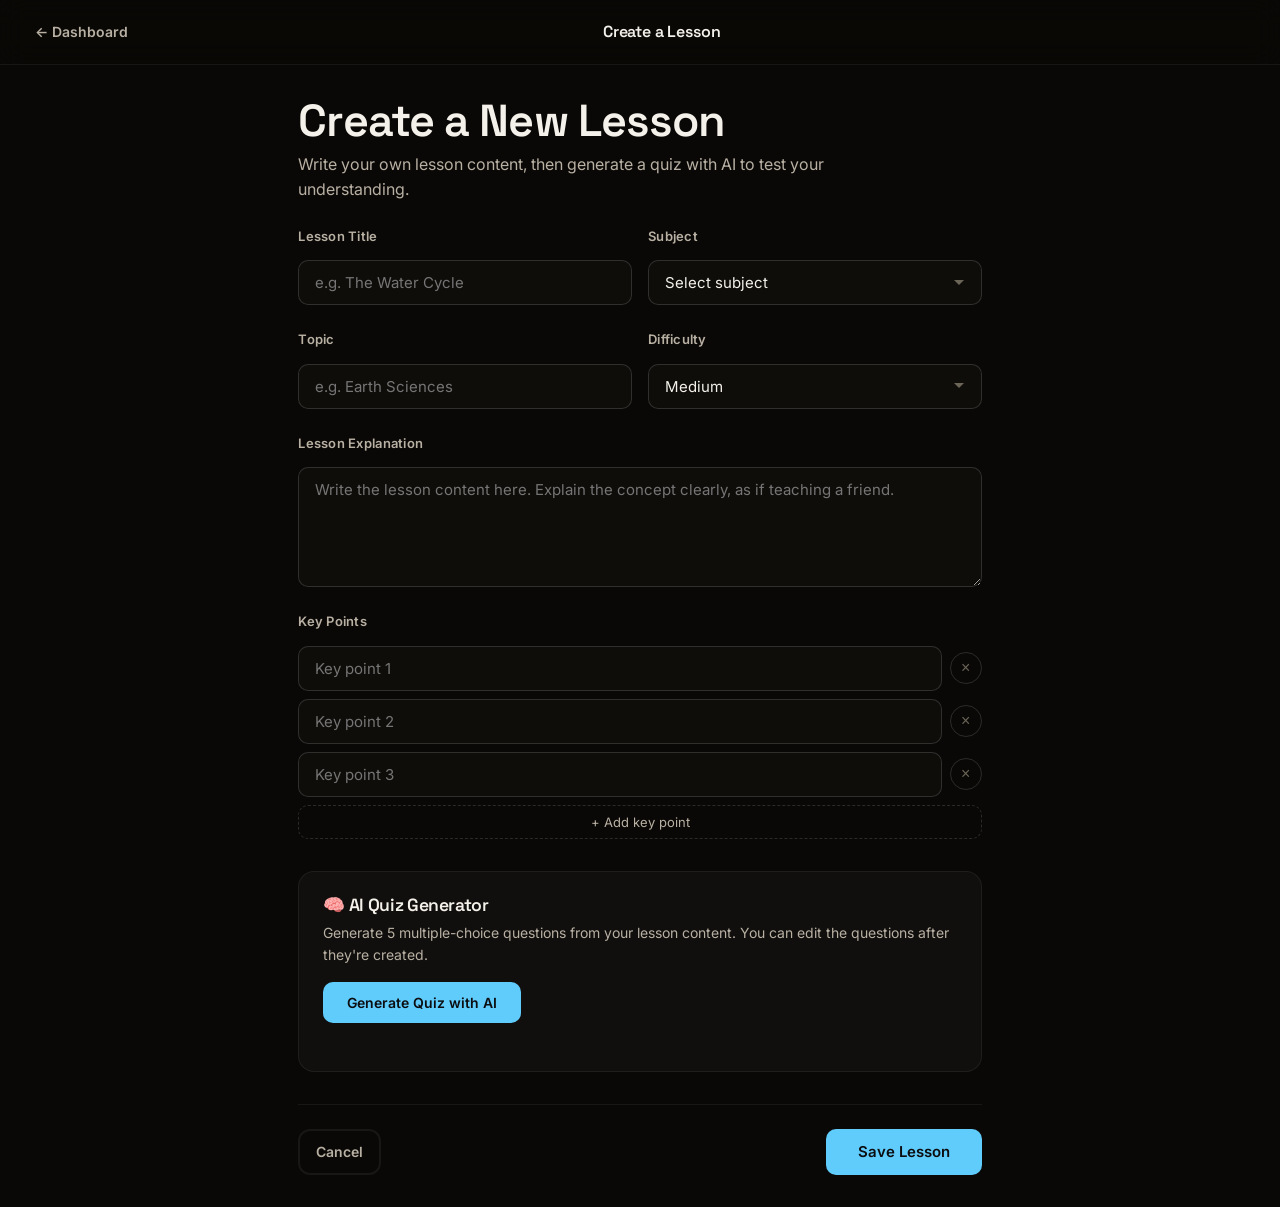
<file: pages/create-lesson.html>
<!doctype html>
<html lang="en">
<head>
    <meta charset="utf-8" />
    <meta name="viewport" content="width=device-width,initial-scale=1" />
    <title>Bi-Lingo — Create a Lesson</title>
    <meta name="description" content="Create your own lesson with AI-generated quiz" />
    <meta name="robots" content="noindex, nofollow" />
    <link rel="preconnect" href="https://fonts.googleapis.com" />
    <link rel="preconnect" href="https://fonts.gstatic.com" crossorigin />
    <link rel="stylesheet" href="https://fonts.googleapis.com/css2?family=Space+Grotesk:wght@400;500;600;700&family=Inter:wght@400;500;600;700&family=JetBrains+Mono:wght@400;600&display=swap" />
    <link rel="stylesheet" href="../styles.css" />
    <script>
        (function(){var t=localStorage.getItem('biLingoTheme');if(t==='light')document.documentElement.setAttribute('data-theme','light');})();
    </script>
    <style>
        .create-page {
            padding: 2rem 0;
        }
        .create-page .container {
            max-width: 760px;
        }
        .create-page .page-header {
            padding-top: 0;
        }
        .create-page .form-group {
            margin-bottom: 1.5rem;
        }
        .create-page .form-group .form-label {
            display: block;
            margin-bottom: 0.4rem;
        }
        .create-page .form-input,
        .create-page .form-select,
        .create-page .form-textarea {
            width: 100%;
        }
        .create-page .form-textarea {
            background: var(--bg-2);
            border: 1px solid var(--line-strong);
            border-radius: 10px;
            padding: 0.75rem 1rem;
            color: var(--fg);
            font-family: var(--f-body);
            font-size: 15px;
            transition: border-color 0.2s, box-shadow 0.2s;
            outline: none;
            resize: vertical;
            min-height: 120px;
        }
        .create-page .form-textarea:focus {
            border-color: var(--accent);
            box-shadow: 0 0 0 3px var(--accent-glow);
        }
        .create-page .form-row {
            display: grid;
            grid-template-columns: 1fr 1fr;
            gap: 1rem;
        }
        .create-page .key-points-list {
            display: flex;
            flex-direction: column;
            gap: 0.5rem;
        }
        .create-page .key-point-row {
            display: flex;
            gap: 0.5rem;
            align-items: center;
        }
        .create-page .key-point-row .form-input {
            flex: 1;
        }
        .create-page .key-point-row .remove-btn {
            width: 32px;
            height: 32px;
            border-radius: 50%;
            border: 1px solid var(--line-strong);
            background: transparent;
            color: var(--fg-mute);
            cursor: pointer;
            display: grid;
            place-items: center;
            font-size: 16px;
            flex-shrink: 0;
            transition: border-color 0.2s, color 0.2s;
        }
        .create-page .key-point-row .remove-btn:hover {
            border-color: #ff6b6b;
            color: #ff6b6b;
        }
        .create-page .add-btn {
            padding: 0.5rem 1rem;
            border: 1px dashed var(--line-strong);
            border-radius: 10px;
            background: transparent;
            color: var(--fg-dim);
            font-size: 13px;
            cursor: pointer;
            transition: border-color 0.2s, color 0.2s;
            font-family: var(--f-body);
        }
        .create-page .add-btn:hover {
            border-color: var(--accent);
            color: var(--accent);
        }
        .create-page .generate-section {
            margin: 2rem 0;
            padding: 1.5rem;
            border: 1px solid var(--line);
            border-radius: 16px;
            background: var(--card);
        }
        .create-page .generate-section h3 {
            font-size: 1.1rem;
            margin-bottom: 0.5rem;
        }
        .create-page .generate-section p {
            font-size: 14px;
            color: var(--fg-dim);
            margin-bottom: 1rem;
        }
        .create-page .generate-btn {
            padding: 0.75rem 1.5rem;
            border: 0;
            border-radius: 10px;
            background: var(--accent);
            color: var(--on-accent);
            font-family: var(--f-body);
            font-weight: 600;
            font-size: 14px;
            cursor: pointer;
            transition: transform 0.15s, box-shadow 0.2s;
        }
        .create-page .generate-btn:hover {
            transform: translateY(-1px);
            box-shadow: 0 10px 30px -10px var(--accent-glow);
        }
        .create-page .generate-btn:disabled {
            opacity: 0.6;
            cursor: not-allowed;
            transform: none;
        }
        .create-page .generate-spinner {
            display: inline-block;
            width: 14px;
            height: 14px;
            border: 2px solid var(--on-accent);
            border-top-color: transparent;
            border-radius: 50%;
            animation: genSpin 0.6s linear infinite;
            margin-right: 0.5rem;
            vertical-align: middle;
        }
        @keyframes genSpin {
            to { transform: rotate(360deg); }
        }
        .create-page .questions-container {
            margin-top: 1.5rem;
        }
        .create-page .question-card {
            padding: 1.25rem;
            border: 1px solid var(--line);
            border-radius: 12px;
            margin-bottom: 1rem;
            background: var(--bg-2);
        }
        .create-page .question-card .q-label {
            font-family: var(--f-mono);
            font-size: 11px;
            color: var(--accent);
            margin-bottom: 0.5rem;
            display: flex;
            align-items: center;
            gap: 0.5rem;
        }
        .create-page .question-card .q-field {
            margin-bottom: 0.6rem;
        }
        .create-page .question-card .q-field label {
            display: block;
            font-size: 12px;
            color: var(--fg-mute);
            font-family: var(--f-mono);
            margin-bottom: 0.2rem;
        }
        .create-page .question-card .q-field input,
        .create-page .question-card .q-field textarea {
            width: 100%;
            background: var(--bg);
            border: 1px solid var(--line);
            border-radius: 8px;
            padding: 0.5rem 0.75rem;
            color: var(--fg);
            font-family: var(--f-body);
            font-size: 14px;
            outline: none;
            transition: border-color 0.2s;
        }
        .create-page .question-card .q-field input:focus,
        .create-page .question-card .q-field textarea:focus {
            border-color: var(--accent);
        }
        .create-page .question-card .q-field textarea {
            min-height: 60px;
            resize: vertical;
        }
        .create-page .question-card .options-grid {
            display: grid;
            grid-template-columns: 1fr 1fr;
            gap: 0.5rem;
        }
        .create-page .question-card .option-row {
            display: flex;
            align-items: center;
            gap: 0.4rem;
        }
        .create-page .question-card .option-row .option-letter {
            font-family: var(--f-mono);
            font-size: 11px;
            color: var(--fg-mute);
            flex-shrink: 0;
            width: 18px;
        }
        .create-page .question-card .option-row input {
            flex: 1;
        }
        .create-page .question-card .correct-select {
            padding: 0.4rem 0.6rem;
            border: 1px solid var(--line);
            border-radius: 8px;
            background: var(--bg);
            color: var(--fg);
            font-size: 13px;
            outline: none;
            font-family: var(--f-body);
        }
        .create-page .question-card .correct-select:focus {
            border-color: var(--accent);
        }
        .create-page .gen-error {
            color: #ff6b6b;
            font-size: 13px;
            margin-top: 0.75rem;
            font-family: var(--f-mono);
        }
        .create-page .actions-bar {
            display: flex;
            gap: 1rem;
            justify-content: space-between;
            align-items: center;
            margin-top: 2rem;
            padding-top: 1.5rem;
            border-top: 1px solid var(--line);
        }
        .create-page .save-btn {
            padding: 0.85rem 2rem;
            border: 0;
            border-radius: 10px;
            background: var(--accent);
            color: var(--on-accent);
            font-family: var(--f-body);
            font-weight: 600;
            font-size: 15px;
            cursor: pointer;
            transition: transform 0.15s, box-shadow 0.2s;
        }
        .create-page .save-btn:hover {
            transform: translateY(-1px);
            box-shadow: 0 10px 30px -10px var(--accent-glow);
        }
        .create-page .save-btn:disabled {
            opacity: 0.6;
            cursor: not-allowed;
            transform: none;
        }
        .create-page .save-success {
            padding: 1rem;
            background: color-mix(in oklch, #4ade80 15%, var(--bg-2));
            border: 1px solid #4ade80;
            border-radius: 12px;
            text-align: center;
            font-weight: 600;
            margin-top: 1rem;
        }
        @media (max-width: 600px) {
            .create-page .form-row {
                grid-template-columns: 1fr;
            }
            .create-page .question-card .options-grid {
                grid-template-columns: 1fr;
            }
        }
    </style>
</head>
<body>
    <nav class="app-nav">
        <div class="inner">
            <a href="dashboard.html" class="nav-back">← Dashboard</a>
            <div class="page-title">Create a Lesson</div>
            <div class="nav-spacer"></div>
        </div>
    </nav>

    <section class="create-page">
        <div class="container">
            <div class="page-header">
                <h1>Create a New Lesson</h1>
                <p class="subtitle">Write your own lesson content, then generate a quiz with AI to test your understanding.</p>
            </div>

            <form id="lesson-form">
                <!-- Lesson Details -->
                <div class="form-row">
                    <div class="form-group">
                        <label class="form-label" for="lesson-title">Lesson Title</label>
                        <input type="text" id="lesson-title" class="form-input" placeholder="e.g. The Water Cycle" required />
                    </div>
                    <div class="form-group">
                        <label class="form-label" for="lesson-subject">Subject</label>
                        <select id="lesson-subject" class="form-select" required>
                            <option value="">Select subject</option>
                            <option value="Mathematics">Mathematics</option>
                            <option value="Natural Sciences">Natural Sciences</option>
                            <option value="English">English</option>
                            <option value="Life Sciences">Life Sciences</option>
                            <option value="Physical Sciences">Physical Sciences</option>
                            <option value="Geography">Geography</option>
                            <option value="History">History</option>
                            <option value="Technology">Technology</option>
                            <option value="Life Orientation">Life Orientation</option>
                            <option value="EMS">EMS</option>
                            <option value="Other">Other</option>
                        </select>
                    </div>
                </div>

                <div class="form-row">
                    <div class="form-group">
                        <label class="form-label" for="lesson-topic">Topic</label>
                        <input type="text" id="lesson-topic" class="form-input" placeholder="e.g. Earth Sciences" required />
                    </div>
                    <div class="form-group">
                        <label class="form-label" for="lesson-difficulty">Difficulty</label>
                        <select id="lesson-difficulty" class="form-select">
                            <option value="Easy">Easy</option>
                            <option value="Medium" selected>Medium</option>
                            <option value="Hard">Hard</option>
                        </select>
                    </div>
                </div>

                <div class="form-group">
                    <label class="form-label" for="lesson-explanation">Lesson Explanation</label>
                    <textarea id="lesson-explanation" class="form-textarea" placeholder="Write the lesson content here. Explain the concept clearly, as if teaching a friend." required></textarea>
                </div>

                <div class="form-group">
                    <label class="form-label">Key Points</label>
                    <div class="key-points-list" id="key-points-container">
                        <div class="key-point-row">
                            <input type="text" class="form-input key-point-input" placeholder="Key point 1" />
                            <button type="button" class="remove-btn" onclick="this.parentElement.remove()">×</button>
                        </div>
                        <div class="key-point-row">
                            <input type="text" class="form-input key-point-input" placeholder="Key point 2" />
                            <button type="button" class="remove-btn" onclick="this.parentElement.remove()">×</button>
                        </div>
                        <div class="key-point-row">
                            <input type="text" class="form-input key-point-input" placeholder="Key point 3" />
                            <button type="button" class="remove-btn" onclick="this.parentElement.remove()">×</button>
                        </div>
                    </div>
                    <button type="button" class="add-btn" id="add-key-point">+ Add key point</button>
                </div>

                <!-- AI Quiz Generation -->
                <div class="generate-section">
                    <h3>🧠 AI Quiz Generator</h3>
                    <p>Generate 5 multiple-choice questions from your lesson content. You can edit the questions after they're created.</p>
                    <button type="button" class="generate-btn" id="generate-btn">Generate Quiz with AI</button>
                    <div id="gen-error" class="gen-error"></div>
                    <div id="questions-container" class="questions-container"></div>
                </div>

                <!-- Save -->
                <div class="actions-bar">
                    <a href="dashboard.html" class="btn btn-outline">Cancel</a>
                    <button type="submit" class="save-btn" id="save-btn">Save Lesson</button>
                </div>
                <div id="save-success" class="save-success" style="display:none;"></div>
            </form>
        </div>
    </section>

    <script src="../data/mock-data.js"></script>
    <script>
        // ========== Key Points ==========
        document.getElementById('add-key-point').addEventListener('click', function() {
            var container = document.getElementById('key-points-container');
            var row = document.createElement('div');
            row.className = 'key-point-row';
            row.innerHTML = '<input type="text" class="form-input key-point-input" placeholder="Key point ' + (container.children.length + 1) + '" /><button type="button" class="remove-btn" onclick="this.parentElement.remove()">×</button>';
            container.appendChild(row);
        });

        // ========== AI Quiz Generation ==========
        var generatedQuestions = [];

        document.getElementById('generate-btn').addEventListener('click', async function() {
            var btn = this;
            var errorEl = document.getElementById('gen-error');
            var container = document.getElementById('questions-container');
            errorEl.textContent = '';

            var title = document.getElementById('lesson-title').value.trim();
            var topic = document.getElementById('lesson-topic').value.trim();
            var explanation = document.getElementById('lesson-explanation').value.trim();
            var keyPointInputs = document.querySelectorAll('.key-point-input');
            var keyPoints = [];
            keyPointInputs.forEach(function(inp) {
                var val = inp.value.trim();
                if (val) keyPoints.push(val);
            });

            if (!title || !topic || !explanation) {
                errorEl.textContent = 'Please fill in the lesson title, topic, and explanation first.';
                return;
            }

            btn.disabled = true;
            btn.innerHTML = '<span class="generate-spinner"></span>Generating…';

            try {
                var res = await fetch('/api/quiz', {
                    method: 'POST',
                    headers: { 'Content-Type': 'application/json' },
                    body: JSON.stringify({ topic: title + ' - ' + topic, explanation: explanation, keyPoints: keyPoints, numQuestions: 5 })
                });
                var data = await res.json();
                if (!res.ok || !data.questions || !data.questions.length) {
                    throw new Error(data.error || 'Failed to generate questions');
                }
                generatedQuestions = data.questions;
                renderQuestions();
            } catch (err) {
                console.error('Quiz gen error:', err);
                errorEl.textContent = 'Could not generate quiz. Please try again, or add questions manually.';
                // Add a default set of questions so the lesson can still be saved
                generatedQuestions = getDefaultQuestions(title);
                renderQuestions();
            }

            btn.disabled = false;
            btn.textContent = 'Generate Quiz with AI';
        });

        function getDefaultQuestions(topic) {
            return [
                { id: 1, question: 'What is the main topic of "' + topic + '"?', options: ['Option A', 'Option B', 'Option C', 'Option D'], correctAnswer: 0, explanation: 'Review the lesson content for the correct answer.' },
                { id: 2, question: 'Which of the following best describes a key concept?', options: ['Concept A', 'Concept B', 'Concept C', 'Concept D'], correctAnswer: 1, explanation: 'Check the key points in your lesson.' },
                { id: 3, question: 'Why is this concept important?', options: ['Reason 1', 'Reason 2', 'Reason 3', 'Reason 4'], correctAnswer: 2, explanation: 'Think about the main purpose of this lesson.' },
                { id: 4, question: 'How would you apply this knowledge?', options: ['Application A', 'Application B', 'Application C', 'Application D'], correctAnswer: 0, explanation: 'Consider real-world uses of this concept.' },
                { id: 5, question: 'What is a common mistake about this topic?', options: ['Mistake A', 'Mistake B', 'Mistake C', 'Mistake D'], correctAnswer: 3, explanation: 'Review the explanation carefully.' }
            ];
        }

        function renderQuestions() {
            var container = document.getElementById('questions-container');
            if (!generatedQuestions || generatedQuestions.length === 0) {
                container.innerHTML = '';
                return;
            }
            var html = '<h4 style="font-size:1rem;margin-bottom:1rem;display:flex;align-items:center;gap:0.5rem;">✓ Quiz generated — you can edit the questions below</h4>';
            generatedQuestions.forEach(function(q, idx) {
                html += '<div class="question-card" data-index="' + idx + '">';
                html += '<div class="q-label">Question ' + (idx + 1) + '</div>';
                html += '<div class="q-field"><label>Question</label><textarea class="q-text">' + escapeHtml(q.question) + '</textarea></div>';
                html += '<div class="options-grid">';
                var letters = ['A', 'B', 'C', 'D'];
                for (var i = 0; i < 4; i++) {
                    html += '<div class="option-row"><span class="option-letter">' + letters[i] + '</span><input type="text" class="q-option" data-optidx="' + i + '" value="' + escapeHtml(q.options[i] || '') + '" /></div>';
                }
                html += '</div>';
                html += '<div class="q-field" style="margin-top:0.6rem;display:flex;gap:1rem;align-items:center;"><label>Correct answer:</label><select class="correct-select">';
                for (var i = 0; i < 4; i++) {
                    html += '<option value="' + i + '"' + (q.correctAnswer === i ? ' selected' : '') + '>' + letters[i] + '</option>';
                }
                html += '</select></div>';
                html += '<div class="q-field"><label>Explanation</label><textarea class="q-explanation">' + escapeHtml(q.explanation || '') + '</textarea></div>';
                html += '</div>';
            });
            container.innerHTML = html;
        }

        function syncQuestionsFromUI() {
            var cards = document.querySelectorAll('.question-card');
            cards.forEach(function(card, idx) {
                if (generatedQuestions[idx]) {
                    var textEl = card.querySelector('.q-text');
                    var optionEls = card.querySelectorAll('.q-option');
                    var correctSelect = card.querySelector('.correct-select');
                    var explanationEl = card.querySelector('.q-explanation');
                    if (textEl) generatedQuestions[idx].question = textEl.value;
                    if (optionEls) {
                        optionEls.forEach(function(opt) {
                            var optIdx = parseInt(opt.dataset.optidx);
                            generatedQuestions[idx].options[optIdx] = opt.value;
                        });
                    }
                    if (correctSelect) generatedQuestions[idx].correctAnswer = parseInt(correctSelect.value);
                    if (explanationEl) generatedQuestions[idx].explanation = explanationEl.value;
                }
            });
        }

        function escapeHtml(s) {
            if (!s) return '';
            return s.replace(/&/g, '&amp;').replace(/</g, '&lt;').replace(/>/g, '&gt;').replace(/"/g, '&quot;');
        }

        // ========== Save Lesson ==========
        document.getElementById('lesson-form').addEventListener('submit', function(e) {
            e.preventDefault();

            var title = document.getElementById('lesson-title').value.trim();
            var subject = document.getElementById('lesson-subject').value;
            var topic = document.getElementById('lesson-topic').value.trim();
            var difficulty = document.getElementById('lesson-difficulty').value;
            var explanation = document.getElementById('lesson-explanation').value.trim();
            var keyPointInputs = document.querySelectorAll('.key-point-input');
            var keyPoints = [];
            keyPointInputs.forEach(function(inp) {
                var val = inp.value.trim();
                if (val) keyPoints.push(val);
            });

            if (!title || !subject || !topic || !explanation) {
                alert('Please fill in all required fields.');
                return;
            }

            // Sync questions from UI
            syncQuestionsFromUI();

            var lesson = {
                id: 'custom-' + Date.now(),
                title: title,
                subject: subject,
                topic: topic,
                difficulty: difficulty,
                explanation: explanation,
                keyPoints: keyPoints,
                quiz: generatedQuestions.length > 0 ? { questions: generatedQuestions } : null,
                createdAt: new Date().toISOString()
            };

            saveCustomLesson(lesson);

            var success = document.getElementById('save-success');
            success.style.display = 'block';
            success.innerHTML = '✓ Lesson "' + title + '" saved! <a href="dashboard.html" style="color:var(--accent);font-weight:600;">Go to Dashboard</a>';

            var saveBtn = document.getElementById('save-btn');
            saveBtn.textContent = 'Saved!';
            saveBtn.disabled = true;
        });
    </script>
</body>
</html>
</file>
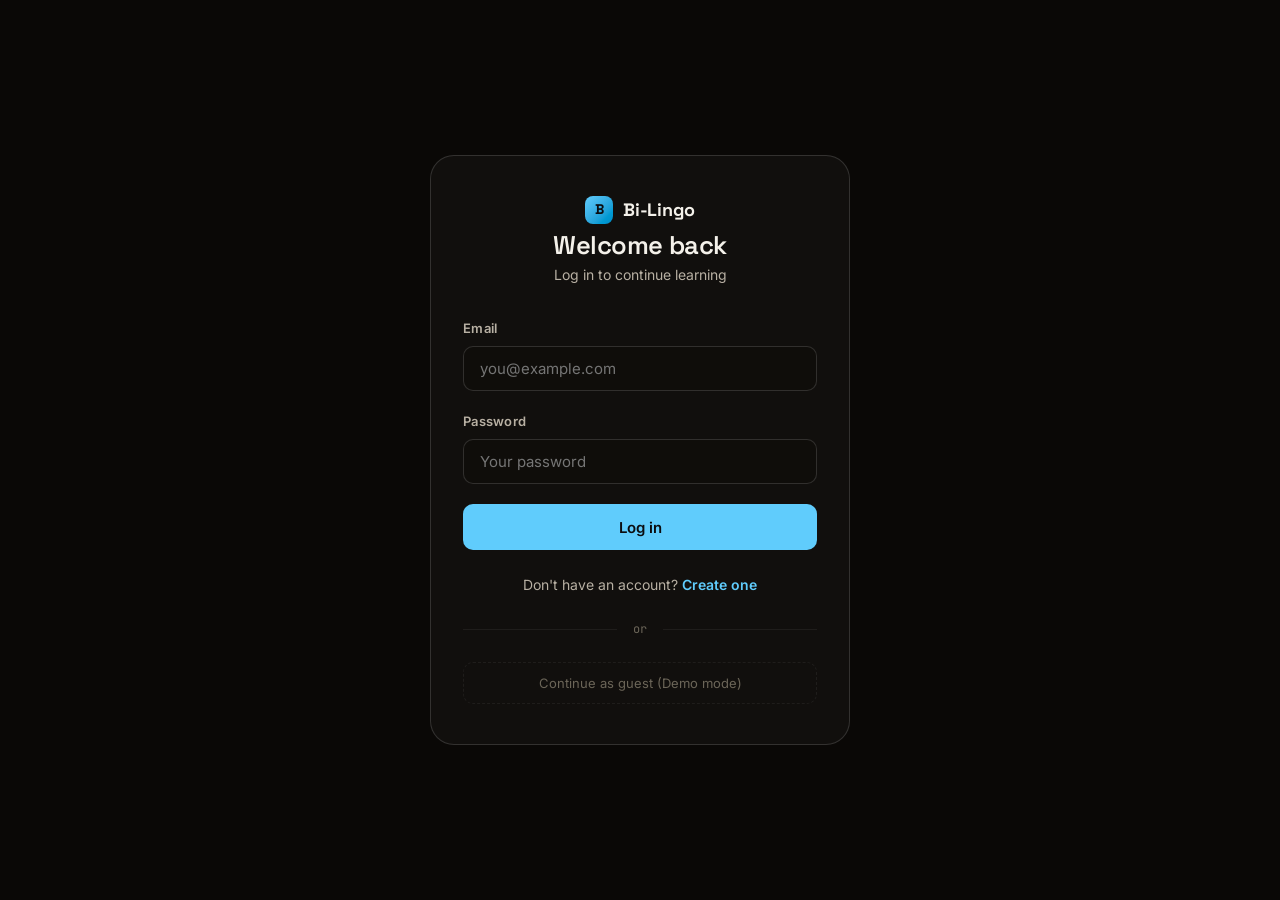
<file: pages/dashboard.html>
<!doctype html>
<html lang="en">
<head>
    <meta charset="utf-8" />
    <meta name="viewport" content="width=device-width,initial-scale=1" />
    <title>Bi-Lingo — Learner Dashboard</title>
    <meta name="description" content="Your Bi-Lingo learning dashboard" />
    <meta name="robots" content="noindex, nofollow" />

    <link rel="preconnect" href="https://fonts.googleapis.com" />
    <link rel="preconnect" href="https://fonts.gstatic.com" crossorigin />
    <link rel="stylesheet" href="https://fonts.googleapis.com/css2?family=Space+Grotesk:wght@400;500;600;700&family=Inter:wght@400;500;600;700&family=JetBrains+Mono:wght@400;600&display=swap" />
    <link rel="stylesheet" href="../styles.css" />
    <link rel="stylesheet" href="../css/dashboard.css" />
    <script>
        (function(){var t=localStorage.getItem('biLingoTheme');if(t==='light')document.documentElement.setAttribute('data-theme','light');})();
    </script>
</head>
<body>
    <!-- ========== APP NAV ========== -->
    <nav class="app-nav">
        <div class="inner">
            <a href="../index.html" class="brand">
                <div class="brand-mark" aria-hidden="true">B</div>
                <span>Bi-Lingo</span>
            </a>
            <div class="page-title" id="welcome-title">Dashboard</div>
            <div class="nav-actions">
                <span id="user-display" style="font-size:13px;color:var(--fg-dim);font-family:var(--f-mono);display:none;"></span>
                <div class="desktop-nav-items">
                    <a href="teacher.html" class="btn btn-ghost btn-sm">Teacher View</a>
                    <button id="logout-btn-desktop" class="btn btn-ghost btn-sm" style="color: var(--fg-mute);">Sign Out</button>
                </div>
                <button class="hamburger-btn" id="hamburger-btn" aria-label="Open menu">
                    <svg class="hamburger-icon" viewBox="0 0 24 24" fill="none" stroke="currentColor" stroke-width="2.5" stroke-linecap="round"><line x1="4" y1="6" x2="20" y2="6"></line><line x1="4" y1="12" x2="20" y2="12"></line><line x1="4" y1="18" x2="20" y2="18"></line></svg>
                    <svg class="close-icon" viewBox="0 0 24 24" fill="none" stroke="currentColor" stroke-width="2.5" stroke-linecap="round"><line x1="6" y1="6" x2="18" y2="18"></line><line x1="18" y1="6" x2="6" y2="18"></line></svg>
                </button>
                <button class="theme-btn" id="theme-toggle" aria-label="Switch theme">
                    <svg class="moon-icon" viewBox="0 0 24 24" fill="none" stroke="currentColor" stroke-width="2" stroke-linecap="round" stroke-linejoin="round"><path d="M21 12.79A9 9 0 1 1 11.21 3 7 7 0 0 0 21 12.79z"/></svg>
                    <svg class="sun-icon" viewBox="0 0 24 24" fill="none" stroke="currentColor" stroke-width="2" stroke-linecap="round" stroke-linejoin="round"><circle cx="12" cy="12" r="5"/><path d="M12 1v2M12 21v2M4.22 4.22l1.42 1.42M18.36 18.36l1.42 1.42M1 12h2M21 12h2M4.22 19.78l1.42-1.42M18.36 5.64l1.42-1.42"/></svg>
                </button>
            </div>
        </div>
        <div class="mobile-menu" id="mobile-menu">
            <div class="mobile-menu-links">
                <a href="teacher.html">Teacher View</a>
            </div>
            <div class="mobile-menu-ctas">
                <button id="logout-btn" class="mobile-cta signout-cta">Sign Out</button>
            </div>
        </div>
    </nav>

    <!-- ========== DASHBOARD CONTENT ========== -->
    <section style="padding: 2rem 0;">
        <div class="container" style="max-width: 900px;">
            <!-- Welcome Section -->
            <div class="page-header">
                <h1 id="welcome-heading">Welcome back!</h1>
                <p class="subtitle" id="context-info">Loading your learning context...</p>
                <span class="badge badge-info" style="margin-top: 0.5rem; display: inline-flex;">Demo mode</span>
            </div>

            <!-- Quick Stats -->
            <div class="dashboard-stats mb-2">
                <div class="stat-card">
                    <div class="stat-value" id="total-lessons">0</div>
                    <div class="stat-label">Quizzes</div>
                </div>
                <div class="stat-card">
                    <div class="stat-value" id="completed-lessons">0</div>
                    <div class="stat-label">Attempts</div>
                </div>
                <div class="stat-card">
                    <div class="stat-value" id="daily-count">0/10</div>
                    <div class="stat-label">Today's Questions</div>
                </div>
                <div class="stat-card">
                    <div class="stat-value" id="streak-count">0🔥</div>
                    <div class="stat-label">Day Streak</div>
                </div>
            </div>

            <!-- My Quizzes Section -->
            <div class="mb-2">
                <div style="display:flex;align-items:center;justify-content:space-between;flex-wrap:wrap;gap:0.75rem;margin-bottom:1rem;">
                    <h2 style="font-size: 1.3rem;">My Quizzes</h2>
                    <a href="tutor.html" class="btn btn-primary btn-sm" style="padding:0.6rem 1.2rem;">Study a Topic</a>
                </div>
                <div class="lesson-grid" id="quiz-grid">
                    <!-- Quizzes populated by JS -->
                </div>
                <div id="quiz-empty" style="text-align:center;padding:2.5rem 1rem;border:1px dashed var(--line-strong);border-radius:16px;color:var(--fg-mute);font-size:14px;display:none;">
                    You haven't generated any quizzes yet.<br>
                    Ask the tutor about a topic, then generate a quiz to test yourself.<br>
                    <a href="tutor.html" style="color:var(--accent);font-weight:600;margin-top:0.5rem;display:inline-block;">Start studying</a>
                </div>
            </div>

            <!-- CAPS Lessons (Built-in) -->
            <div class="mb-2">
                <h2 style="font-size: 1.3rem; margin-bottom: 1rem;">CAPS Lessons</h2>
                <div class="lesson-grid" id="lesson-grid">
                    <!-- Built-in lesson cards populated by JS -->
                </div>
            </div>
        </div>
    </section>

    <script type="module" src="../js/supabase-client.js"></script>
    <script src="../data/mock-data.js"></script>
    <script src="../js/dashboard.js"></script>
    <script>
        // Auth guard + nav update
        (function wireLogout() {
            const userPromise = window.SupabaseAuth ? window.SupabaseAuth.getUser() : Promise.resolve(null);
            userPromise.then(function(user) {
                const logoutBtns = document.querySelectorAll('#logout-btn, #logout-btn-desktop');
                if (!user) {
                    const profile = getLearnerProfile();
                    if (!profile || !profile.completed) {
                        window.location.href = 'login.html';
                        return;
                    }
                    logoutBtns.forEach(function(btn) {
                        btn.textContent = 'Exit Demo';
                        btn.addEventListener('click', function() {
                            if (confirm('Exit the demo and return to the homepage?')) {
                                clearLearnerProfile();
                                window.location.href = '../index.html';
                            }
                        });
                    });
                } else {
                    const userDisplay = document.getElementById('user-display');
                    logoutBtns.forEach(function(btn) { btn.textContent = 'Sign Out'; });
                    if (userDisplay && user.user_metadata?.name) {
                        userDisplay.textContent = user.user_metadata.name.split(' ')[0];
                        userDisplay.style.display = 'inline';
                    }
                    logoutBtns.forEach(function(btn) {
                        btn.addEventListener('click', async function() {
                            await window.SupabaseAuth.signOut();
                            clearLearnerProfile();
                            window.location.href = '../index.html';
                        });
                    });
                }
            });
        })();

        (function(){var t=document.getElementById('theme-toggle');if(!t)return;t.addEventListener('click',function(){var h=document.documentElement;var l=h.getAttribute('data-theme')==='light';if(l){h.removeAttribute('data-theme');localStorage.setItem('biLingoTheme','dark');}else{h.setAttribute('data-theme','light');localStorage.setItem('biLingoTheme','light');}});})();

        // Hamburger menu toggle
        (function(){var b=document.getElementById('hamburger-btn');var m=document.getElementById('mobile-menu');if(!b||!m)return;function closeMenu(){m.classList.remove('open');b.classList.remove('open');b.setAttribute('aria-label','Open menu');document.body.style.overflow='';}b.addEventListener('click',function(){var o=m.classList.contains('open');if(o){closeMenu();}else{m.classList.add('open');b.classList.add('open');b.setAttribute('aria-label','Close menu');document.body.style.overflow='hidden';}});m.querySelectorAll('a,button').forEach(function(el){el.addEventListener('click',closeMenu);});})();
    </script>
</body>
</html>
</file>
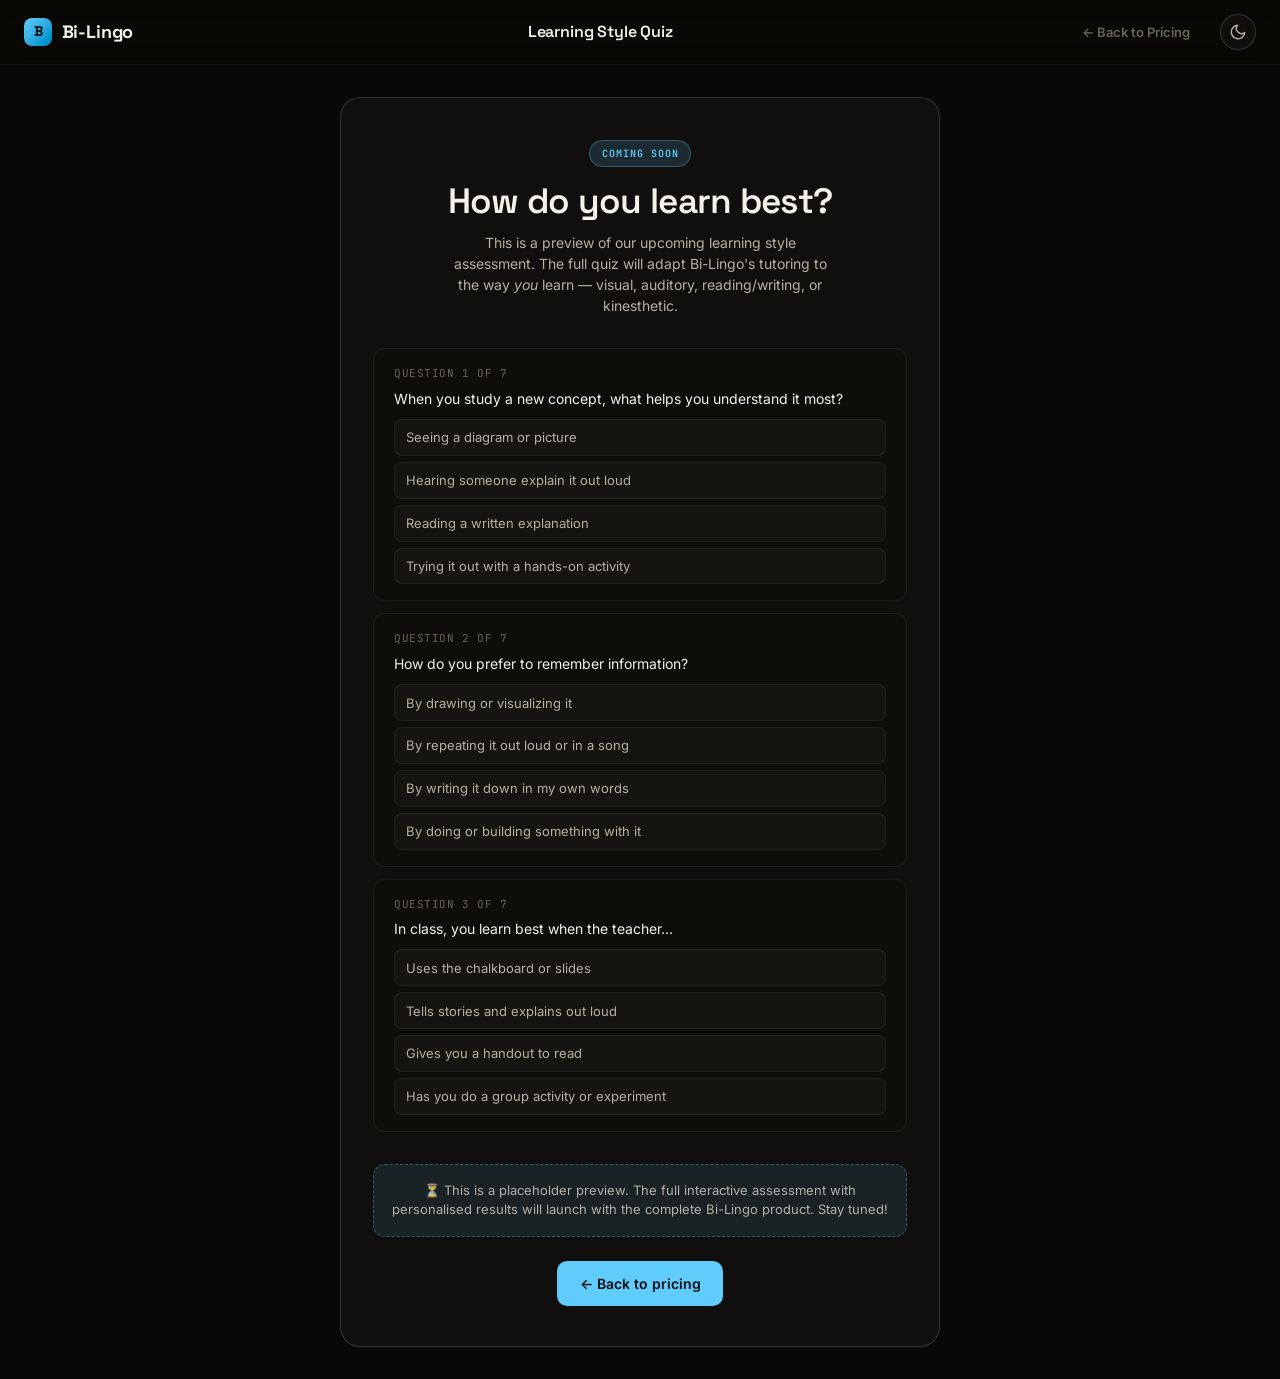
<file: pages/learning-style-test.html>
<!doctype html>
<html lang="en">
<head>
    <meta charset="utf-8" />
    <meta name="viewport" content="width=device-width,initial-scale=1" />
    <title>Bi-Lingo — Learning Style Quiz</title>
    <meta name="description" content="Discover how you learn best — visual, auditory, reading/writing, or kinesthetic — with Bi-Lingo's free learning style assessment." />

    <!-- Open Graph -->
    <meta property="og:type" content="website" />
    <meta property="og:site_name" content="Bi-Lingo" />
    <meta property="og:title" content="Bi-Lingo — Learning Style Quiz" />
    <meta property="og:description" content="Discover how you learn best — visual, auditory, reading/writing, or kinesthetic — with Bi-Lingo's free learning style assessment." />
    <meta property="og:url" content="https://bi-lingo.com/pages/learning-style-test.html" />
    <meta property="og:image" content="https://bi-lingo.com/og-image.png" />
    <meta property="og:image:width" content="1200" />
    <meta property="og:image:height" content="630" />

    <!-- Twitter -->
    <meta name="twitter:card" content="summary_large_image" />
    <meta name="twitter:image" content="https://bi-lingo.com/og-image.png" />
    <meta name="twitter:title" content="Bi-Lingo — Learning Style Quiz" />
    <meta name="twitter:description" content="Discover how you learn best — visual, auditory, reading/writing, or kinesthetic." />

    <!-- Robots -->
    <meta name="robots" content="index, follow" />

    <link rel="preconnect" href="https://fonts.googleapis.com" />
    <link rel="preconnect" href="https://fonts.gstatic.com" crossorigin />
    <link rel="stylesheet" href="https://fonts.googleapis.com/css2?family=Space+Grotesk:wght@400;500;600;700&family=Inter:wght@400;500;600;700&family=JetBrains+Mono:wght@400;600&display=swap" />
    <link rel="stylesheet" href="../styles.css" />
    <link rel="stylesheet" href="../css/pricing.css" />
    <script>
        (function(){var t=localStorage.getItem('biLingoTheme');if(t==='light')document.documentElement.setAttribute('data-theme','light');})();
    </script>
</head>
<body class="quiz-page">
    <!-- ========== APP NAV ========== -->
    <nav class="app-nav">
        <div class="inner">
            <a href="../index.html" class="brand">
                <div class="brand-mark" aria-hidden="true">B</div>
                <span>Bi-Lingo</span>
            </a>
            <div class="page-title">Learning Style Quiz</div>
            <div class="nav-actions">
                <a href="pricing.html" class="btn btn-ghost btn-sm" style="color: var(--fg-mute);">← Back to Pricing</a>
                <button class="theme-btn" id="theme-toggle" aria-label="Switch theme">
                    <svg class="moon-icon" viewBox="0 0 24 24" fill="none" stroke="currentColor" stroke-width="2" stroke-linecap="round" stroke-linejoin="round"><path d="M21 12.79A9 9 0 1 1 11.21 3 7 7 0 0 0 21 12.79z"/></svg>
                    <svg class="sun-icon" viewBox="0 0 24 24" fill="none" stroke="currentColor" stroke-width="2" stroke-linecap="round" stroke-linejoin="round"><circle cx="12" cy="12" r="5"/><path d="M12 1v2M12 21v2M4.22 4.22l1.42 1.42M18.36 18.36l1.42 1.42M1 12h2M21 12h2M4.22 19.78l1.42-1.42M18.36 5.64l1.42-1.42"/></svg>
                </button>
            </div>
        </div>
    </nav>

    <!-- ========== QUIZ CONTENT ========== -->
    <section class="quiz-content">
        <div class="quiz-card">
            <div class="tier-badge">Coming soon</div>
            <h1>How do you learn best?</h1>
            <p class="sub">
                This is a preview of our upcoming learning style assessment.
                The full quiz will adapt Bi-Lingo's tutoring to the way
                <em>you</em> learn — visual, auditory, reading/writing, or
                kinesthetic.
            </p>

            <div class="mock-questions">
                <div class="mock-q">
                    <div class="q-label">Question 1 of 7</div>
                    <div class="q-text">When you study a new concept, what helps you understand it most?</div>
                    <div class="q-options">
                        <div class="q-option">Seeing a diagram or picture</div>
                        <div class="q-option">Hearing someone explain it out loud</div>
                        <div class="q-option">Reading a written explanation</div>
                        <div class="q-option">Trying it out with a hands-on activity</div>
                    </div>
                </div>
                <div class="mock-q">
                    <div class="q-label">Question 2 of 7</div>
                    <div class="q-text">How do you prefer to remember information?</div>
                    <div class="q-options">
                        <div class="q-option">By drawing or visualizing it</div>
                        <div class="q-option">By repeating it out loud or in a song</div>
                        <div class="q-option">By writing it down in my own words</div>
                        <div class="q-option">By doing or building something with it</div>
                    </div>
                </div>
                <div class="mock-q">
                    <div class="q-label">Question 3 of 7</div>
                    <div class="q-text">In class, you learn best when the teacher...</div>
                    <div class="q-options">
                        <div class="q-option">Uses the chalkboard or slides</div>
                        <div class="q-option">Tells stories and explains out loud</div>
                        <div class="q-option">Gives you a handout to read</div>
                        <div class="q-option">Has you do a group activity or experiment</div>
                    </div>
                </div>
            </div>

            <div class="placeholder-note">
                ⏳ This is a placeholder preview. The full interactive assessment
                with personalised results will launch with the complete Bi-Lingo
                product. Stay tuned!
            </div>

            <a href="pricing.html" class="btn-back">← Back to pricing</a>
        </div>
    </section>

    <script src="../data/mock-data.js"></script>
    <script>
        (function() {
            var t = document.getElementById('theme-toggle');
            if (t) {
                t.addEventListener('click', function() {
                    var h = document.documentElement;
                    var l = h.getAttribute('data-theme') === 'light';
                    if (l) { h.removeAttribute('data-theme'); localStorage.setItem('biLingoTheme', 'dark'); }
                    else { h.setAttribute('data-theme', 'light'); localStorage.setItem('biLingoTheme', 'light'); }
                });
            }
        })();
    </script>
</body>
</html>
</file>
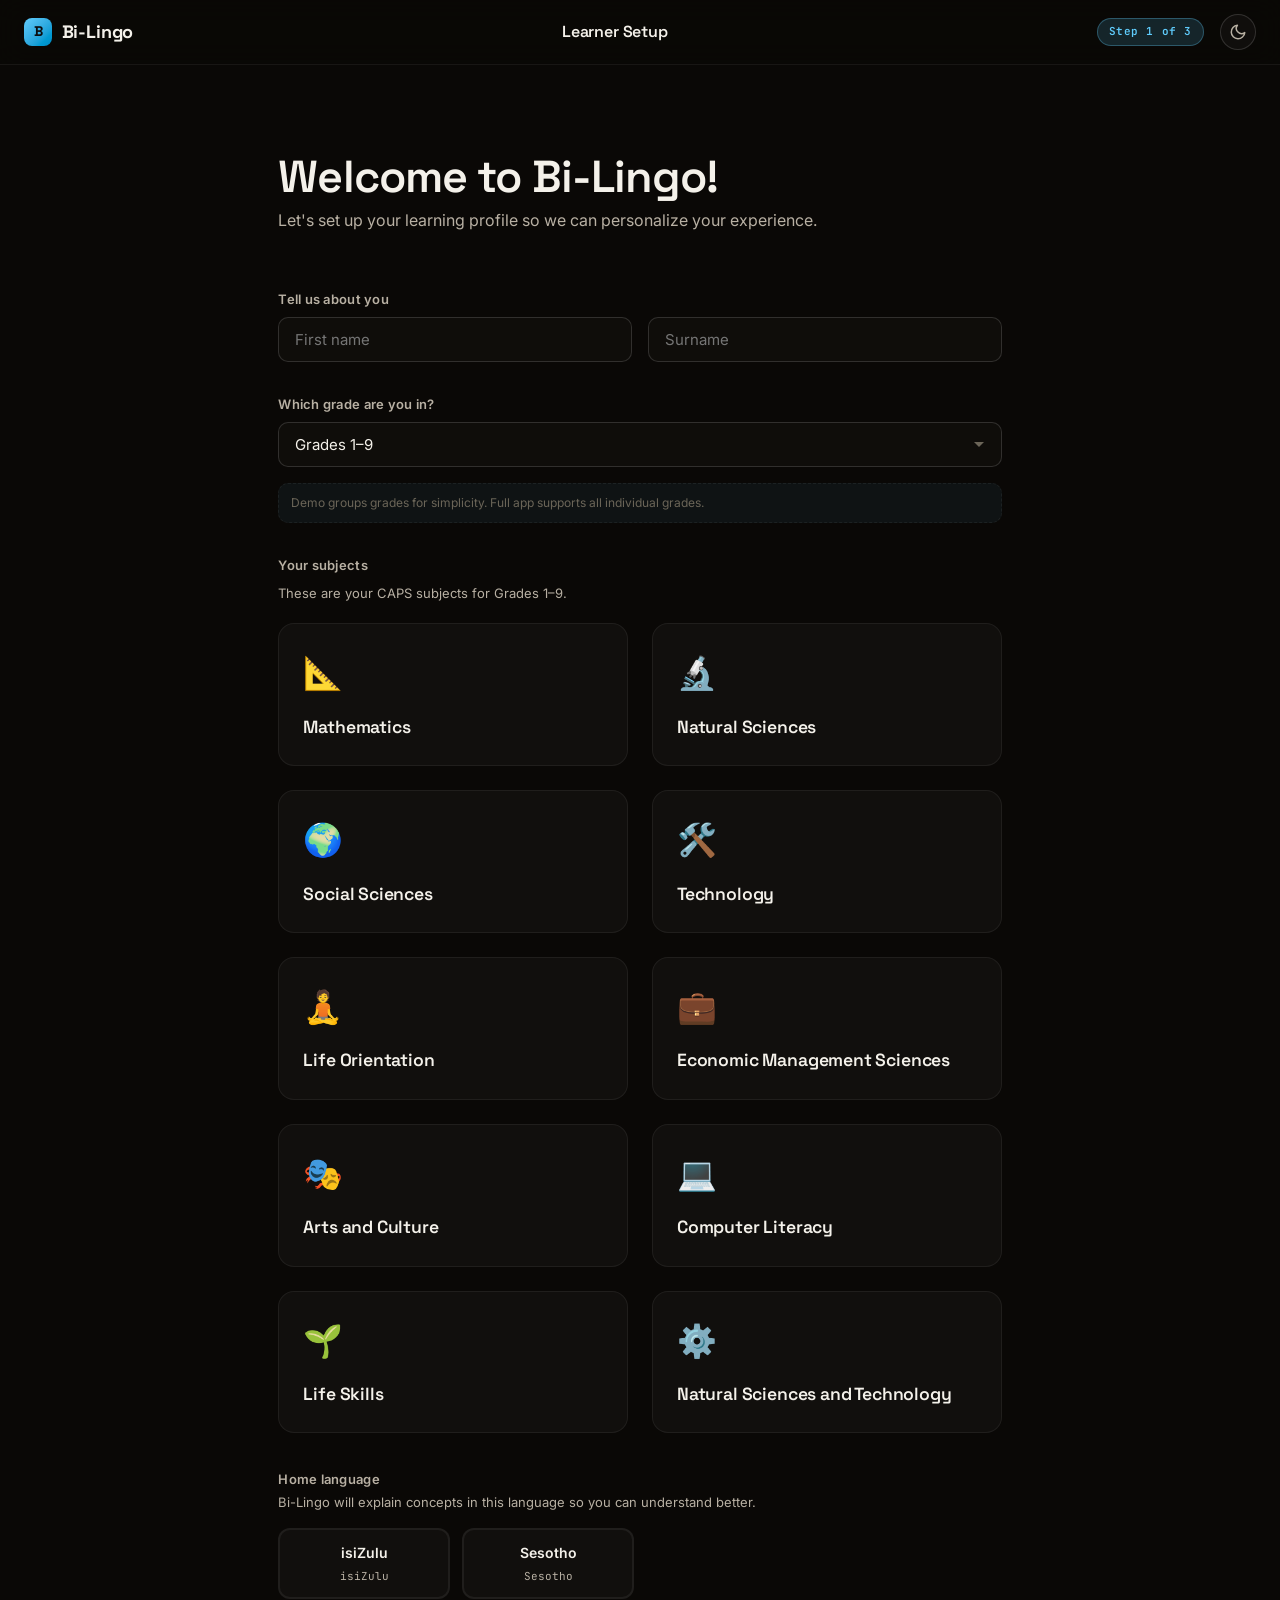
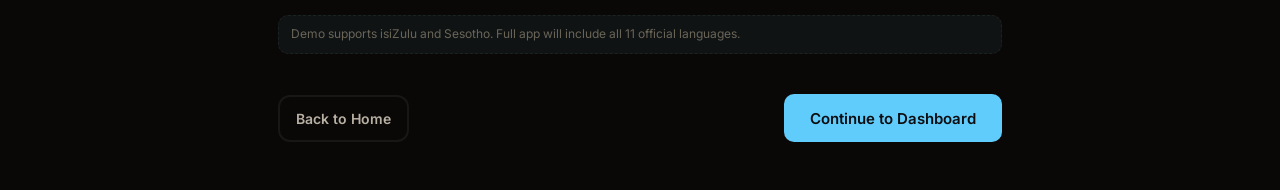
<file: pages/lesson.html>
<!doctype html>
<html lang="en">
<head>
    <meta charset="utf-8" />
    <meta name="viewport" content="width=device-width,initial-scale=1" />
    <title>Bi-Lingo — Lesson Detail</title>
    <meta name="description" content="Learn concepts with Bi-Lingo in your language" />
    <meta name="robots" content="noindex, nofollow" />

    <link rel="preconnect" href="https://fonts.googleapis.com" />
    <link rel="preconnect" href="https://fonts.gstatic.com" crossorigin />
    <link rel="stylesheet" href="https://fonts.googleapis.com/css2?family=Space+Grotesk:wght@400;500;600;700&family=Inter:wght@400;500;600;700&family=JetBrains+Mono:wght@400;600&display=swap" />
    <link rel="stylesheet" href="../styles.css" />
    <link rel="stylesheet" href="../css/lesson.css" />
    <script>
        (function(){var t=localStorage.getItem('biLingoTheme');if(t==='light')document.documentElement.setAttribute('data-theme','light');})();
    </script>
</head>
<body>
    <!-- =========== APP NAV =========== -->
    <nav class="app-nav">
        <div class="inner">
            <a href="javascript:history.back()" class="nav-back">Back</a>
            <div class="page-title" id="lesson-title">Lesson</div>
            <div class="nav-spacer"></div>
        </div>
    </nav>

    <!-- =========== LESSON CONTENT =========== -->
    <section style="padding: 2rem 0;">
        <div class="container" style="max-width: 900px;">
            <!-- Lesson Header -->
            <div class="lesson-header mb-2">
                <div>
                    <h1 id="lesson-heading">Loading...</h1>
                    <div class="lesson-meta" id="lesson-meta">
                        <!-- Populated by JS -->
                    </div>
                </div>
                <div>
                    <span class="badge badge-info" id="difficulty-badge">Medium</span>
                </div>
            </div>

            <!-- Language Tabs -->
            <div class="tabs" id="language-tabs">
                <button class="tab active" data-lang="english">English</button>
                <button class="tab" data-lang="isizulu">isiZulu</button>
                <button class="tab" data-lang="sesotho">Sesotho</button>
            </div>

            <!-- Lesson Content -->
            <div class="tab-content active" id="content-english">
                <div class="lesson-explanation" id="explanation-english">
                    <!-- Populated by JS -->
                </div>
            </div>
            <div class="tab-content" id="content-isizulu">
                <div class="lesson-explanation" id="explanation-isizulu">
                    <!-- Populated by JS -->
                </div>
            </div>
            <div class="tab-content" id="content-sesotho">
                <div class="lesson-explanation" id="explanation-sesotho">
                    <!-- Populated by JS -->
                </div>
            </div>

            <!-- Key Points -->
            <div class="mt-3 mb-2">
                <h2 id="key-points-heading" style="font-size: 1.2rem; margin-bottom: 1rem;">Key Points</h2>
                <div id="key-points">
                    <!-- Populated by JS -->
                </div>
            </div>

            <!-- Tutor Notes (English lesson) — demo -->
            <div class="mt-3 mb-2" id="tutor-notes-section" style="display: none;">
                <div style="padding:0.6rem 0.9rem;margin-bottom:1rem;border:1px dashed var(--accent);border-radius:10px;background:color-mix(in oklch,var(--accent) 6%,transparent);font-size:13px;color:var(--fg-dim);">
                    🎯 <strong>Demo:</strong> These notes show how the same concept is explained in English, isiZulu, and Sesotho — switch language tabs above to see the translation.
                </div>
                <h2 style="font-size: 1.2rem; margin-bottom: 1rem;">Tutor Notes</h2>
                <div id="tutor-notes">
                    <!-- Populated by JS -->
                </div>
            </div>

            <!-- Math Tutor (Math lesson) — demo -->
            <div class="mt-3 mb-2" id="math-tutor-section" style="display: none;">
                <div style="padding:1rem 1.1rem;margin-bottom:1.25rem;border:2px dashed var(--accent);border-radius:14px;background:color-mix(in oklch,var(--accent) 8%,transparent);">
                    <div style="display:flex;align-items:center;gap:0.6rem;margin-bottom:0.5rem;">
                        <span style="font-family:var(--f-mono);font-size:10px;letter-spacing:0.1em;text-transform:uppercase;color:var(--accent);padding:0.2rem 0.5rem;border:1px solid var(--accent);border-radius:999px;">Demo</span>
                        <div style="font-weight:700;font-size:14px;color:var(--accent);">Translation Demo</div>
                    </div>
                    <p style="font-size:13px;color:var(--fg-dim);line-height:1.5;margin:0;">
                        Pick one of the questions below. See how our tutor answers questions in different languages.
                    </p>
                </div>
                <div class="tutor-quick-questions" id="math-quick-questions"></div>
                <div class="tutor-input" style="margin-top:1rem;">
                    <input type="text" id="math-question-input" class="form-input" placeholder="Type a question..." />
                    <button class="btn btn-primary" id="math-ask-btn">Ask</button>
                </div>
                <div class="tutor-response" id="math-response"></div>
            </div>

            <!-- Practice Question (built-in lessons) -->
            <div class="practice-section mt-3" id="practice-section">
                <h2 id="practice-heading" style="font-size: 1.2rem; margin-bottom: 0.5rem;">Test Your Understanding</h2>
                <p id="practice-subheading" style="color: var(--fg-dim); font-size: 14px; margin-bottom: 1.5rem;">
                    Try this practice question to check your understanding.
                </p>
                <div class="card" id="practice-card">
                    <!-- Populated by JS -->
                </div>
            </div>

            <!-- Quiz Section (custom lessons) -->
            <div class="mt-3" id="custom-quiz-section" style="display:none;">
                <h2 style="font-size: 1.2rem; margin-bottom: 0.5rem;">🧠 Quiz</h2>
                <p id="quiz-counter" style="color: var(--fg-dim); font-size: 13px; font-family: var(--f-mono); margin-bottom: 1rem;"></p>
                <div class="card" id="quiz-card">
                    <div id="quiz-start" style="text-align:center;padding:1.5rem;">
                        <p style="margin-bottom:1rem;color:var(--fg-dim);">Ready to test your understanding? You have <strong id="quiz-available">5</strong> questions.</p>
                        <button class="btn btn-primary" id="quiz-start-btn">Start Quiz</button>
                    </div>
                    <div id="quiz-content" style="display:none;"></div>
                    <div id="quiz-result" style="display:none;"></div>
                </div>
            </div>

        </div>
    </section>

    <script type="module" src="../js/supabase-client.js"></script>
    <script src="../data/mock-data.js"></script>
    <script src="../js/lesson.js"></script>
    <script>
        (async function() {
            const user = await window.SupabaseAuth.getUser();
            if (!user) {
                const profile = getLearnerProfile();
                if (!profile || !profile.completed) {
                    window.location.href = 'login.html';
                }
            }
        })();
    </script>
</body>
</html>
</file>
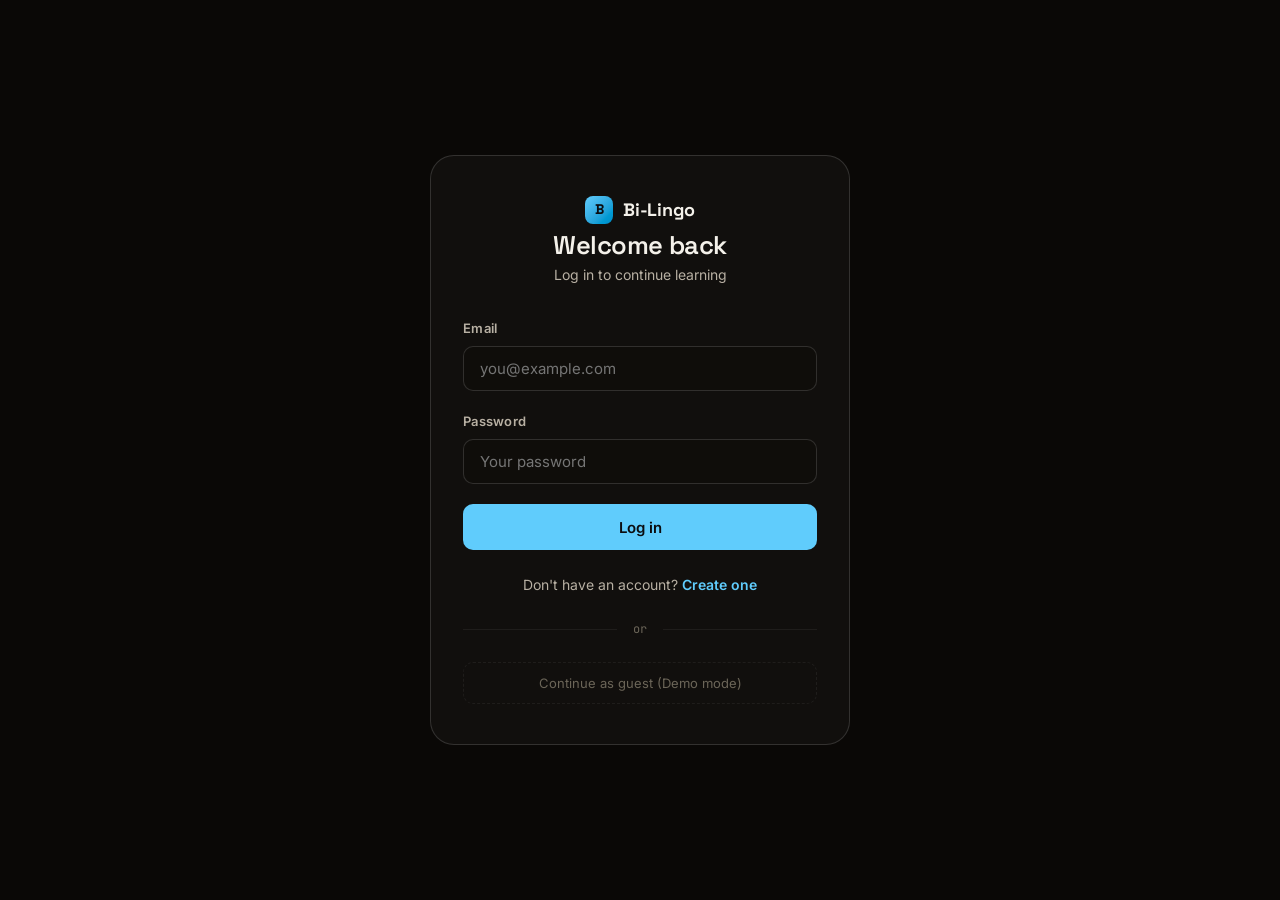
<file: pages/login.html>
<!doctype html>
<html lang="en">
<head>
    <meta charset="utf-8" />
    <meta name="viewport" content="width=device-width,initial-scale=1" />
    <title>Bi-Lingo — Log in</title>
    <meta name="description" content="Log in to Bi-Lingo and continue learning with your AI tutor in any South African language." />

    <!-- Open Graph -->
    <meta property="og:type" content="website" />
    <meta property="og:site_name" content="Bi-Lingo" />
    <meta property="og:title" content="Bi-Lingo — Log in" />
    <meta property="og:description" content="Log in to Bi-Lingo and continue learning with your AI tutor in any South African language." />
    <meta property="og:url" content="https://bi-lingo.com/pages/login.html" />
    <meta property="og:image" content="https://bi-lingo.com/og-image.png" />
    <meta property="og:image:width" content="1200" />
    <meta property="og:image:height" content="630" />

    <!-- Twitter -->
    <meta name="twitter:card" content="summary" />
    <meta name="twitter:image" content="https://bi-lingo.com/og-image.png" />
    <meta name="twitter:title" content="Bi-Lingo — Log in" />
    <meta name="twitter:description" content="Log in to Bi-Lingo and continue learning with your AI tutor in any South African language." />

    <!-- Robots -->
    <meta name="robots" content="noindex, nofollow" />

    <link rel="preconnect" href="https://fonts.googleapis.com" />
    <link rel="preconnect" href="https://fonts.gstatic.com" crossorigin />
    <link rel="stylesheet" href="https://fonts.googleapis.com/css2?family=Space+Grotesk:wght@400;500;600;700&family=Inter:wght@400;500;600;700&family=JetBrains+Mono:wght@400;600&display=swap" />
    <link rel="stylesheet" href="../styles.css" />
    <script>
        (function(){var t=localStorage.getItem('biLingoTheme');if(t==='light')document.documentElement.setAttribute('data-theme','light');})();
    </script>
    <style>
        .auth-page {
            min-height: 100vh;
            display: grid;
            place-items: center;
            padding: 2rem;
        }
        .auth-card {
            width: 100%;
            max-width: 420px;
            border: 1px solid var(--line-strong);
            border-radius: 24px;
            background: var(--card);
            padding: 2.5rem 2rem;
        }
        .auth-card .brand {
            justify-content: center;
            margin-bottom: 0.5rem;
        }
        .auth-card h1 {
            text-align: center;
            font-size: 1.6rem;
            margin-bottom: 0.3rem;
        }
        .auth-card .subtitle {
            text-align: center;
            color: var(--fg-dim);
            font-size: 14px;
            margin-bottom: 2rem;
        }
        .auth-card .form-group {
            margin-bottom: 1.25rem;
        }
        .auth-card .btn-primary {
            width: 100%;
            justify-content: center;
            padding: 0.85rem;
            font-size: 15px;
        }
        .auth-card .btn-primary:disabled {
            opacity: 0.6;
            cursor: not-allowed;
            transform: none;
        }
        .auth-card .auth-error {
            color: #ff6b6b;
            font-size: 13px;
            text-align: center;
            margin-top: 0.75rem;
            font-family: var(--f-mono);
        }
        .auth-card .auth-footer {
            text-align: center;
            margin-top: 1.5rem;
            font-size: 14px;
            color: var(--fg-dim);
        }
        .auth-card .auth-footer a {
            color: var(--accent);
            font-weight: 600;
        }
        .auth-card .auth-footer a:hover {
            text-decoration: underline;
        }
        .auth-card .form-input {
            width: 100%;
        }
        .auth-divider {
            display: flex;
            align-items: center;
            gap: 1rem;
            margin: 1.5rem 0;
            color: var(--fg-mute);
            font-size: 12px;
            font-family: var(--f-mono);
        }
        .auth-divider::before,
        .auth-divider::after {
            content: "";
            flex: 1;
            height: 1px;
            background: var(--line);
        }
        .demo-link {
            display: block;
            text-align: center;
            font-size: 13px;
            color: var(--fg-mute);
            padding: 0.6rem;
            border: 1px dashed var(--line);
            border-radius: 10px;
            margin-top: 0.5rem;
            transition: border-color 0.2s, color 0.2s;
        }
        .demo-link:hover {
            border-color: var(--accent);
            color: var(--accent);
        }
    </style>
</head>
<body>
    <div class="auth-page">
        <div class="auth-card">
            <a href="../index.html" class="brand">
                <div class="brand-mark" aria-hidden="true">B</div>
                <span>Bi-Lingo</span>
            </a>
            <h1>Welcome back</h1>
            <p class="subtitle">Log in to continue learning</p>

            <form id="login-form">
                <div class="form-group">
                    <label class="form-label" for="email">Email</label>
                    <input type="email" id="email" class="form-input" placeholder="you@example.com" required autocomplete="email" />
                </div>
                <div class="form-group">
                    <label class="form-label" for="password">Password</label>
                    <input type="password" id="password" class="form-input" placeholder="Your password" required autocomplete="current-password" />
                </div>

                <button type="submit" class="btn btn-primary" id="login-btn">Log in</button>
                <div id="auth-error" class="auth-error"></div>
            </form>

            <p class="auth-footer">
                Don't have an account? <a href="../pages/register.html">Create one</a>
            </p>

            <div class="auth-divider">or</div>
            <a href="onboarding.html?fresh=true" class="demo-link">Continue as guest (Demo mode)</a>
        </div>
    </div>

    <script type="module" src="../js/supabase-client.js"></script>
    <script>
        document.addEventListener('DOMContentLoaded', function() {
            // Show a notice if already logged in
            window.SupabaseAuth.getUser().then(function(user) {
                if (user) {
                    var notice = document.createElement('div');
                    notice.style.cssText = 'padding:0.6rem 0.9rem;margin-bottom:1.25rem;border:1px dashed var(--accent);border-radius:10px;background:color-mix(in oklch,var(--accent) 8%,transparent);font-size:13px;text-align:center;';
                    var profile = getLearnerProfile();
                    if (profile && profile.completed) {
                        notice.innerHTML = 'You\'re logged in as <strong>' + user.email + '</strong>. <a href="dashboard.html" style="color:var(--accent);font-weight:600;">Go to Dashboard</a> · <a href="#" id="logout-link" style="color:var(--fg-dim);">Sign Out</a>';
                    } else {
                        notice.innerHTML = 'You\'re logged in as <strong>' + user.email + '</strong>. <a href="onboarding.html" style="color:var(--accent);font-weight:600;">Complete your profile</a> · <a href="#" id="logout-link" style="color:var(--fg-dim);">Sign Out</a>';
                    }
                    document.querySelector('.auth-card .subtitle').after(notice);
                    document.getElementById('logout-link').addEventListener('click', function(e) {
                        e.preventDefault();
                        window.SupabaseAuth.signOut().then(function() {
                            clearLearnerProfile();
                            window.location.reload();
                        });
                    });
                }
            });

            const form = document.getElementById('login-form');
            const btn = document.getElementById('login-btn');
            const errorEl = document.getElementById('auth-error');

            form.addEventListener('submit', async function(e) {
                e.preventDefault();
                errorEl.textContent = '';

                const email = document.getElementById('email').value.trim();
                const password = document.getElementById('password').value;

                if (!email || !password) {
                    errorEl.textContent = 'Please enter your email and password.';
                    return;
                }

                btn.disabled = true;
                btn.textContent = 'Logging in…';

                try {
                    await window.SupabaseAuth.signIn(email, password);
                    const profile = getLearnerProfile();
                    if (profile && profile.completed) {
                        window.location.href = 'dashboard.html';
                    } else {
                        window.location.href = 'onboarding.html';
                    }
                } catch (err) {
                    console.error('Login error:', err);
                    if (err.message) {
                        if (err.message.includes('Invalid login')) {
                            errorEl.textContent = 'Wrong email or password. Try again.';
                        } else {
                            errorEl.textContent = err.message;
                        }
                    } else {
                        errorEl.textContent = 'Something went wrong. Please try again.';
                    }
                    btn.disabled = false;
                    btn.textContent = 'Log in';
                }
            });
        });
    </script>
    <script src="../data/mock-data.js"></script>
</body>
</html>
</file>
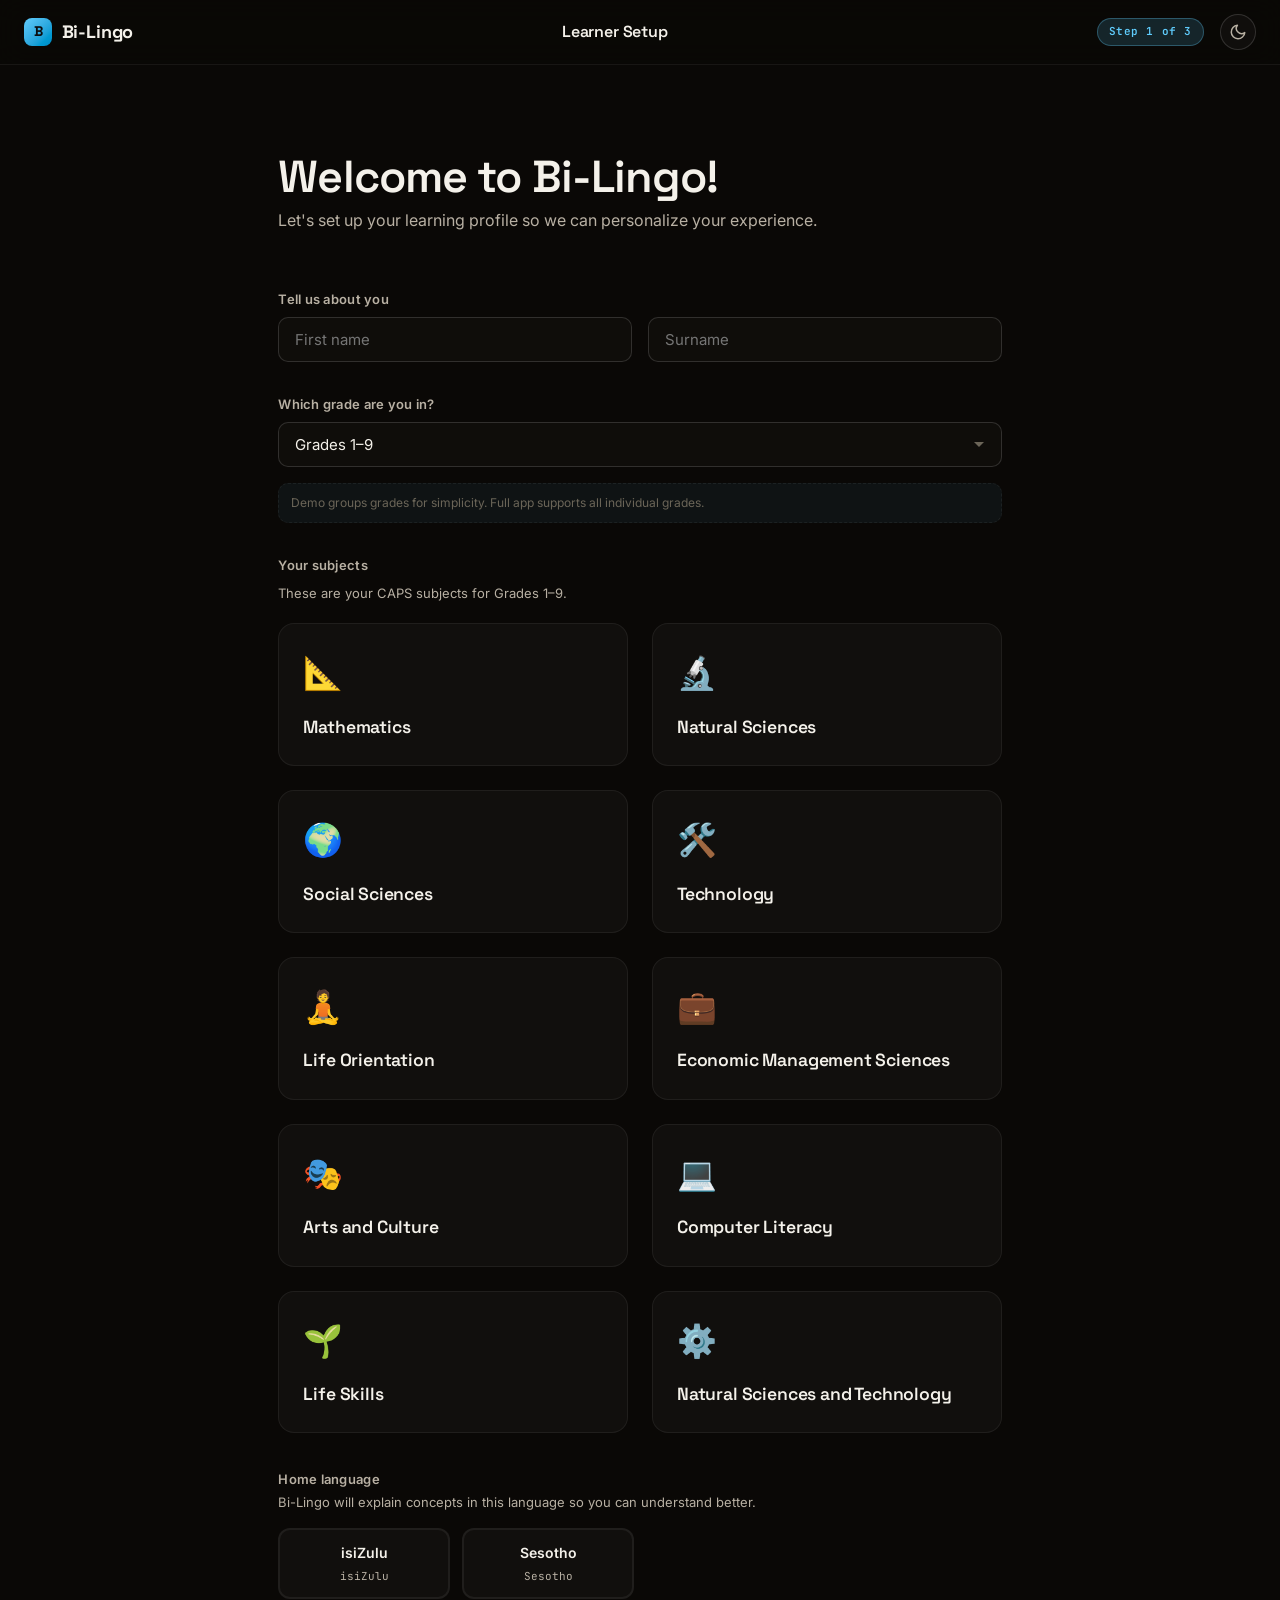
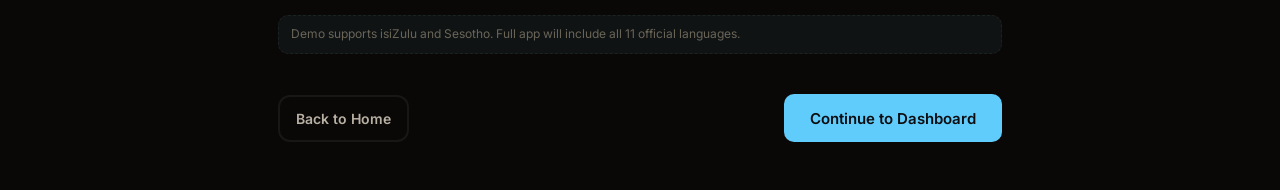
<file: pages/onboarding.html>
<!doctype html>
<html lang="en">
<head>
    <meta charset="utf-8" />
    <meta name="viewport" content="width=device-width,initial-scale=1" />
    <title>Bi-Lingo — Learner Onboarding</title>
    <meta name="description" content="Set up your Bi-Lingo learning profile" />
    <meta name="robots" content="noindex, nofollow" />

    <link rel="preconnect" href="https://fonts.googleapis.com" />
    <link rel="preconnect" href="https://fonts.gstatic.com" crossorigin />
    <link rel="stylesheet" href="https://fonts.googleapis.com/css2?family=Space+Grotesk:wght@400;500;600;700&family=Inter:wght@400;500;600;700&family=JetBrains+Mono:wght@400;600&display=swap" />
    <link rel="stylesheet" href="../styles.css" />
    <link rel="stylesheet" href="../css/onboarding.css" />
    <script>
        (function(){var t=localStorage.getItem('biLingoTheme');if(t==='light')document.documentElement.setAttribute('data-theme','light');})();
    </script>
</head>
<body>
    <!-- ============ APP NAV ============ -->
    <nav class="app-nav">
        <div class="inner">
            <a href="../index.html" class="brand">
                <div class="brand-mark" aria-hidden="true">B</div>
                <span>Bi-Lingo</span>
            </a>
            <div class="page-title">Learner Setup</div>
    <div class="nav-actions">
        <span class="badge badge-info">Step 1 of 3</span>
        <button class="theme-btn" id="theme-toggle" aria-label="Switch theme">
            <svg class="moon-icon" viewBox="0 0 24 24" fill="none" stroke="currentColor" stroke-width="2" stroke-linecap="round" stroke-linejoin="round"><path d="M21 12.79A9 9 0 1 1 11.21 3 7 7 0 0 0 21 12.79z"/></svg>
            <svg class="sun-icon" viewBox="0 0 24 24" fill="none" stroke="currentColor" stroke-width="2" stroke-linecap="round" stroke-linejoin="round"><circle cx="12" cy="12" r="5"/><path d="M12 1v2M12 21v2M4.22 4.22l1.42 1.42M18.36 18.36l1.42 1.42M1 12h2M21 12h2M4.22 19.78l1.42-1.42M18.36 5.64l1.42-1.42"/></svg>
        </button>
    </div>
        </div>
    </nav>

    <!-- ============ ONBOARDING FORM ============ -->
    <section style="padding: 3rem 0;">
        <div class="container" style="max-width: 800px;">
            <div class="page-header">
                <h1>Welcome to Bi-Lingo!</h1>
                <p class="subtitle">Let's set up your learning profile so we can personalize your experience.</p>
            </div>

            <form id="onboarding-form" style="margin-top: 2rem;">
                <!-- Name Fields -->
                <div class="form-group mb-2">
                    <label class="form-label">Tell us about you</label>
                    <div style="display: grid; grid-template-columns: repeat(auto-fit, minmax(200px, 1fr)); gap: 1rem;">
                        <input type="text" class="form-input" id="first-name" placeholder="First name" required />
                        <input type="text" class="form-input" id="last-name" placeholder="Surname" required />
                    </div>
                </div>

                <!-- Grade Selection -->
                <div class="form-group mb-2">
                    <label class="form-label">Which grade are you in?</label>
                    <select class="form-select" id="grade-select" required>
                        <option value="1-9">Grades 1–9</option>
                        <option value="10-12">Grades 10–12</option>
                    </select>
                    <div style="font-size: 12px; color: var(--fg-mute); margin-top: 0.5rem; padding: 0.6rem 0.75rem; border-radius: 10px; border: 1px dashed var(--line); background: color-mix(in oklch, var(--accent) 6%, transparent);">
                        Demo groups grades for simplicity. Full app supports all individual grades.
                    </div>
                </div>

                <!-- Subject Selection -->
                <div class="form-group mb-2">
                    <label class="form-label">Your subjects</label>
                    <div id="subject-meta" style="font-size: 13px; color: var(--fg-dim); margin-bottom: 0.75rem;">
                        Choose your grade to see your CAPS subjects.
                    </div>
                    <div id="subject-note" style="display: none; font-size: 12px; color: var(--fg-mute); margin-bottom: 1rem; padding: 0.6rem 0.75rem; border-radius: 10px; border: 1px dashed var(--line); background: color-mix(in oklch, var(--accent) 6%, transparent);"></div>
                    <div id="subject-rule" style="display: none; font-size: 12px; color: var(--fg-mute); margin-bottom: 1rem; padding: 0.6rem 0.75rem; border-radius: 10px; border: 1px dashed var(--line); background: color-mix(in oklch, var(--accent) 6%, transparent);">
                        Math or Math Lit is required for Grades 10–12.
                    </div>
                    <div class="form-grid" id="subject-grid"></div>
                    <input type="hidden" id="subject-input" required />
                </div>

                <!-- Language Selection (hidden until grade selected) -->
                <div class="form-group mb-2" id="language-section" style="display:none;">
                    <label class="form-label">Home language</label>
                    <p style="font-size: 13px; color: var(--fg-dim); margin-bottom: 1rem;">
                        Bi-Lingo will explain concepts in this language so you can understand better.
                    </p>
                    <div class="language-grid" id="language-grid">
                        <!-- Languages will be populated by JS -->
                    </div>
                    <div style="font-size: 12px; color: var(--fg-mute); margin-top: 1rem; padding: 0.6rem 0.75rem; border-radius: 10px; border: 1px dashed var(--line); background: color-mix(in oklch, var(--accent) 6%, transparent);">
                        Demo supports isiZulu and Sesotho. Full app will include all 11 official languages.
                    </div>
                    <input type="hidden" id="language-input" required />
                </div>

                <!-- Submit Button -->
                <div style="margin-top: 2.5rem; display: flex; gap: 1rem; justify-content: space-between; align-items: center;">
                    <a href="../index.html" class="btn btn-outline">Back to Home</a>
                    <button type="submit" class="btn btn-primary btn-lg">
                        Continue to Dashboard
                    </button>
                </div>
            </form>
        </div>
    </section>

    <script src="../data/mock-data.js"></script>
    <script src="../js/onboarding.js"></script>
    <script>
        // Clear any existing profile when starting fresh from landing
        if (window.location.search.includes('fresh=true')) {
            clearLearnerProfile();
        }
        (function(){var t=document.getElementById('theme-toggle');if(!t)return;t.addEventListener('click',function(){var h=document.documentElement;var l=h.getAttribute('data-theme')==='light';if(l){h.removeAttribute('data-theme');localStorage.setItem('biLingoTheme','dark');}else{h.setAttribute('data-theme','light');localStorage.setItem('biLingoTheme','light');}});})();
    </script>
</body>
</html>
</file>
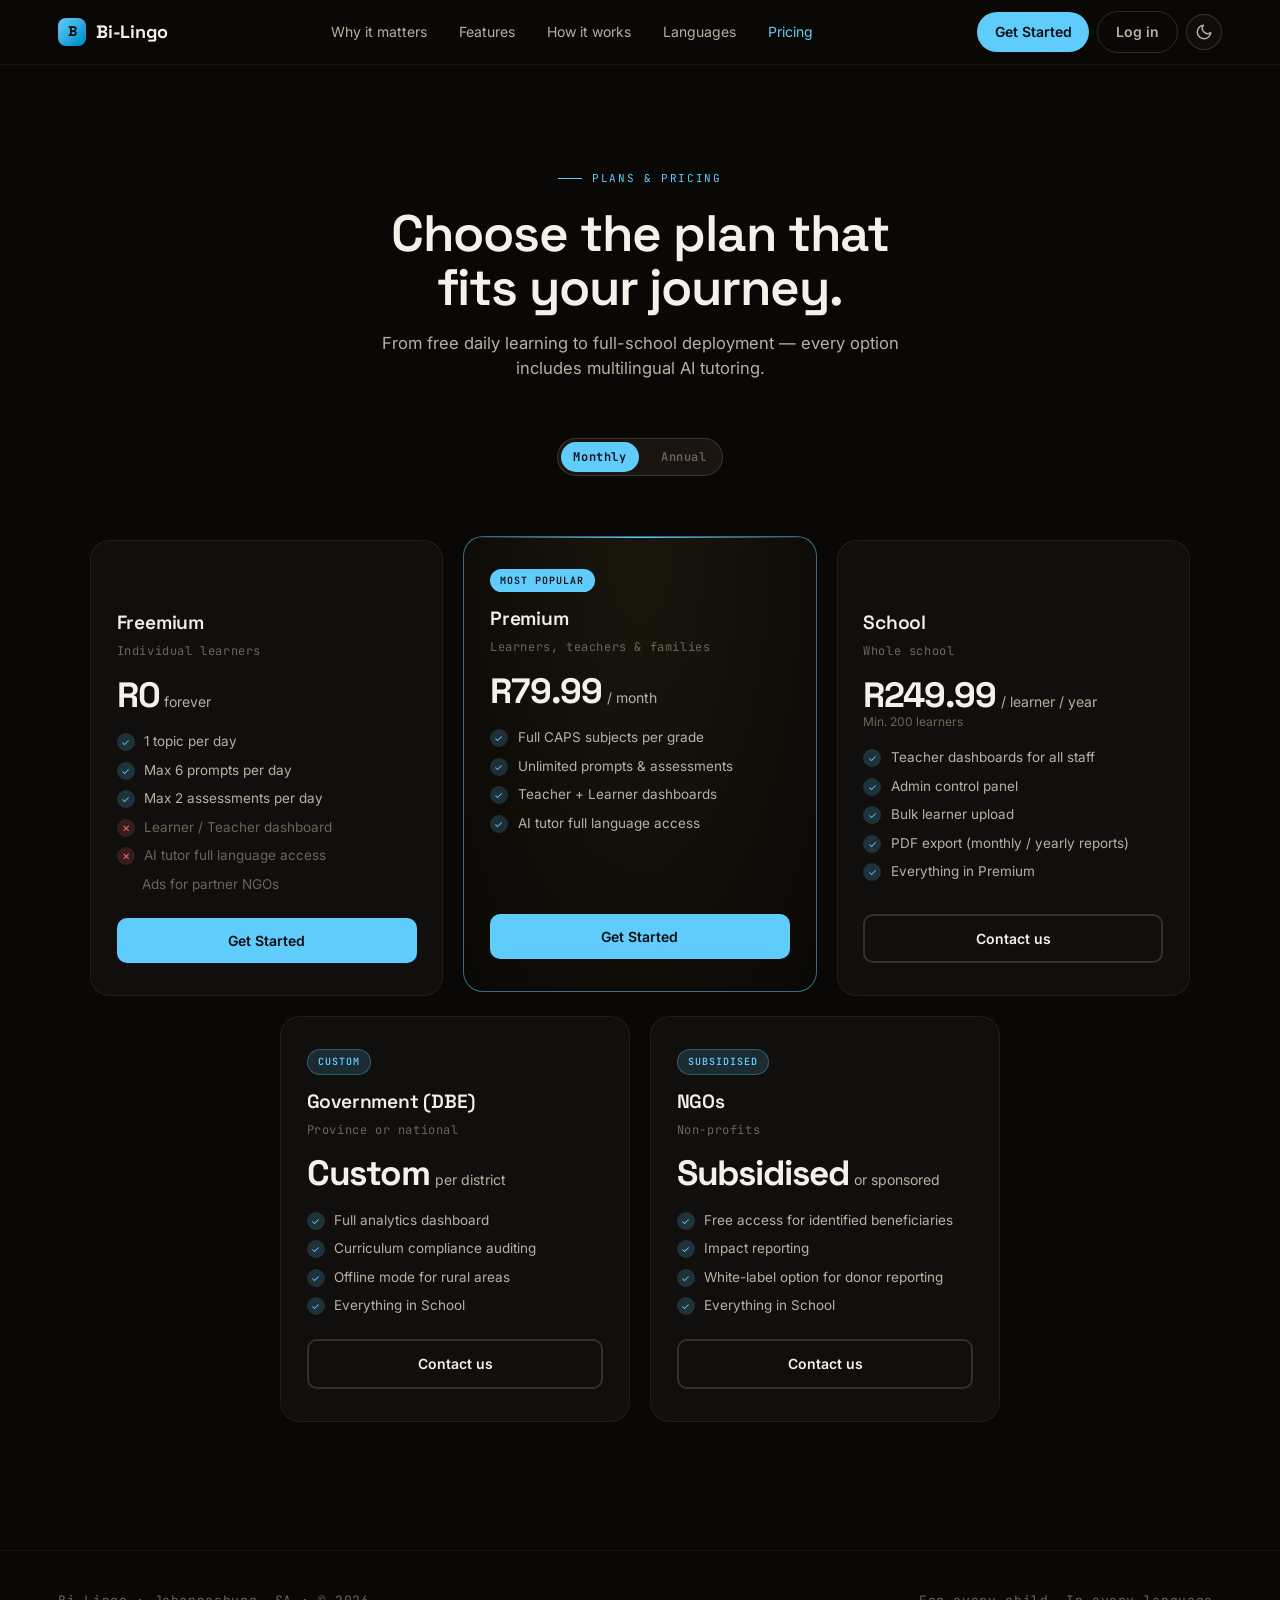
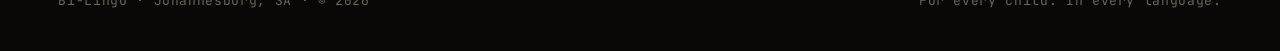
<file: pages/pricing.html>
<!doctype html>
<html lang="en">
<head>
    <meta charset="utf-8" />
    <meta name="viewport" content="width=device-width,initial-scale=1" />
    <title>Bi-Lingo — Pricing</title>
    <meta name="description" content="Affordable pricing for South African learners, teachers, schools, and districts. Free tier with daily AI tutoring in all 11 official languages. CAPS-aligned learning for Grades 4–12." />

    <!-- Open Graph -->
    <meta property="og:type" content="website" />
    <meta property="og:site_name" content="Bi-Lingo" />
    <meta property="og:title" content="Bi-Lingo — Pricing" />
    <meta property="og:description" content="Affordable pricing for South African learners, teachers, schools, and districts. Free tier with daily AI tutoring in all 11 official languages." />
    <meta property="og:url" content="https://bi-lingo.com/pages/pricing.html" />
    <meta property="og:image" content="https://bi-lingo.com/og-image.png" />
    <meta property="og:image:width" content="1200" />
    <meta property="og:image:height" content="630" />

    <!-- Twitter -->
    <meta name="twitter:card" content="summary_large_image" />
    <meta name="twitter:image" content="https://bi-lingo.com/og-image.png" />
    <meta name="twitter:title" content="Bi-Lingo — Pricing" />
    <meta name="twitter:description" content="Affordable pricing for South African learners, teachers, schools, and districts. Free tier available." />

    <!-- Robots -->
    <meta name="robots" content="index, follow" />

    <link rel="preconnect" href="https://fonts.googleapis.com" />
    <link rel="preconnect" href="https://fonts.gstatic.com" crossorigin />
    <link rel="stylesheet" href="https://fonts.googleapis.com/css2?family=Space+Grotesk:wght@400;500;600;700&family=Inter:wght@400;500;600;700&family=JetBrains+Mono:wght@400;600&display=swap" />
    <link rel="stylesheet" href="../styles.css" />
    <link rel="stylesheet" href="../css/pricing.css" />
    <script>
        (function(){var t=localStorage.getItem('biLingoTheme');if(t==='light')document.documentElement.setAttribute('data-theme','light');})();
    </script>
</head>
<body>
    <!-- ============ NAV ============ -->
    <nav class="top">
        <div class="container inner">
            <a href="../index.html" class="brand">
                <div class="brand-mark" aria-hidden="true">B</div>
                <span>Bi-Lingo</span>
            </a>
            <div class="nav-links">
                <a href="../index.html#why">Why it matters</a>
                <a href="../index.html#features">Features</a>
                <a href="../index.html#how">How it works</a>
                <a href="../index.html#languages">Languages</a>
                <a href="pricing.html" style="color: var(--accent);">Pricing</a>
            </div>
            <div class="nav-actions">
                <a href="register.html" class="nav-cta">Get Started</a>
                <a href="login.html" class="nav-cta" style="background:transparent;border:1px solid var(--line-strong);color:var(--fg-dim);">Log in</a>
                <button class="hamburger-btn" id="hamburger-btn" aria-label="Open menu">
                    <svg class="hamburger-icon" viewBox="0 0 24 24" fill="none" stroke="currentColor" stroke-width="2.5" stroke-linecap="round"><line x1="4" y1="6" x2="20" y2="6"></line><line x1="4" y1="12" x2="20" y2="12"></line><line x1="4" y1="18" x2="20" y2="18"></line></svg>
                    <svg class="close-icon" viewBox="0 0 24 24" fill="none" stroke="currentColor" stroke-width="2.5" stroke-linecap="round"><line x1="6" y1="6" x2="18" y2="18"></line><line x1="18" y1="6" x2="6" y2="18"></line></svg>
                </button>
                <button class="theme-btn" id="theme-toggle" aria-label="Switch theme">
                    <svg class="moon-icon" viewBox="0 0 24 24" fill="none" stroke="currentColor" stroke-width="2" stroke-linecap="round" stroke-linejoin="round"><path d="M21 12.79A9 9 0 1 1 11.21 3 7 7 0 0 0 21 12.79z"/></svg>
                    <svg class="sun-icon" viewBox="0 0 24 24" fill="none" stroke="currentColor" stroke-width="2" stroke-linecap="round" stroke-linejoin="round"><circle cx="12" cy="12" r="5"/><path d="M12 1v2M12 21v2M4.22 4.22l1.42 1.42M18.36 18.36l1.42 1.42M1 12h2M21 12h2M4.22 19.78l1.42-1.42M18.36 5.64l1.42-1.42"/></svg>
                </button>
            </div>
        </div>
        <div class="mobile-menu" id="mobile-menu">
            <div class="mobile-menu-links">
                <a href="../index.html#why">Why it matters</a>
                <a href="../index.html#features">Features</a>
                <a href="../index.html#how">How it works</a>
                <a href="../index.html#languages">Languages</a>
                <a href="pricing.html">Pricing</a>
            </div>
            <div class="mobile-menu-ctas">
                <a href="register.html" class="mobile-cta">Get Started</a>
                <a href="login.html" class="mobile-cta" style="background:transparent;border:1px solid var(--line-strong);color:var(--fg-dim);">Log in</a>
            </div>
        </div>
    </nav>

    <!-- ============ PRICING TIERS ============ -->
    <section class="pricing-section" id="plans" style="padding-top: calc(6rem + 64px);">
        <div class="container">
            <div class="section-label">Plans &amp; Pricing</div>
            <h2 class="section-title">Choose the plan that fits your journey.</h2>
            <p class="section-sub">
                From free daily learning to full-school deployment — every option
                includes multilingual AI tutoring.
            </p>

            <div style="display: flex; justify-content: center; margin-bottom: 2rem;">
                <div class="tier-toggle" id="premium-toggle">
                    <span class="active" data-period="monthly">Monthly</span>
                    <span data-period="yearly">Annual</span>
                </div>
            </div>

            <!-- Row 1: Individual Plans (3 cols) -->
            <div class="tier-grid">
                <!-- Freemium -->
                <div class="tier-card">
                    <span class="tier-badge" style="visibility: hidden;">-</span>
                    <div class="tier-name">Freemium</div>
                    <div class="tier-audience">Individual learners</div>
                    <div class="tier-price">
                        <span class="amount">R0</span>
                        <span class="period">forever</span>
                    </div>
                    <ul class="tier-features">
                        <li><span class="check">✓</span> 1 topic per day</li>
                        <li><span class="check">✓</span> Max 6 prompts per day</li>
                        <li><span class="check">✓</span> Max 2 assessments per day</li>
                        <li><span class="cross">✕</span> <span class="muted">Learner / Teacher dashboard</span></li>
                        <li><span class="cross">✕</span> <span class="muted">AI tutor full language access</span></li>
                        <li><span class="muted" style="padding-left: 1.6rem;">Ads for partner NGOs</span></li>
                    </ul>
                    <a href="register.html" class="tier-cta">Get Started</a>
                </div>

                <!-- Premium (with monthly/yearly toggle) -->
                <div class="tier-card featured" id="premium-card">
                    <span class="tier-badge popular" id="premium-badge">Most Popular</span>
                    <div class="tier-name">Premium</div>
                    <div class="tier-audience">Learners, teachers &amp; families</div>
                    <div class="tier-price tier-pricing-monthly" id="premium-monthly">
                        <span class="amount">R79.99</span>
                        <span class="period">/ month</span>
                    </div>
                    <div class="tier-price tier-pricing-yearly" id="premium-yearly">
                        <span class="amount">R659.99</span>
                        <span class="period">/ year</span>
                        <span class="savings">Save 31%</span>
                        <span class="note">R54.99/mo equivalent</span>
                    </div>
                    <ul class="tier-features">
                        <li><span class="check">✓</span> Full CAPS subjects per grade</li>
                        <li><span class="check">✓</span> Unlimited prompts &amp; assessments</li>
                        <li><span class="check">✓</span> Teacher + Learner dashboards</li>
                        <li><span class="check">✓</span> AI tutor full language access</li>
                        <li id="premium-parent-reports" style="display: none;"><span class="check">✓</span> Monthly parent progress reports</li>
                    </ul>
                    <a href="register.html" class="tier-cta">Get Started</a>
                </div>

                <!-- School Partnerships -->
                <div class="tier-card">
                    <span class="tier-badge" style="visibility: hidden;">-</span>
                    <div class="tier-name">School</div>
                    <div class="tier-audience">Whole school</div>
                    <div class="tier-price">
                        <span class="amount">R249.99</span>
                        <span class="period">/ learner / year</span>
                        <span class="note">Min. 200 learners</span>
                    </div>
                    <ul class="tier-features">
                        <li><span class="check">✓</span> Teacher dashboards for all staff</li>
                        <li><span class="check">✓</span> Admin control panel</li>
                        <li><span class="check">✓</span> Bulk learner upload</li>
                        <li><span class="check">✓</span> PDF export (monthly / yearly reports)</li>
                        <li><span class="check">✓</span> Everything in Premium</li>
                    </ul>
                    <a href="mailto:schools@bi-lingo.com" class="tier-cta ghost">Contact us</a>
                </div>
            </div>

            <!-- Row 2: Organization Plans (2 cols) -->
            <div class="tier-grid-2">
                <!-- Government -->
                <div class="tier-card">
                    <span class="tier-badge soon">Custom</span>
                    <div class="tier-name">Government (DBE)</div>
                    <div class="tier-audience">Province or national</div>
                    <div class="tier-price">
                        <span class="amount">Custom</span>
                        <span class="period">per district</span>
                    </div>
                    <ul class="tier-features">
                        <li><span class="check">✓</span> Full analytics dashboard</li>
                        <li><span class="check">✓</span> Curriculum compliance auditing</li>
                        <li><span class="check">✓</span> Offline mode for rural areas</li>
                        <li><span class="check">✓</span> Everything in School</li>
                    </ul>
                    <a href="mailto:government@bi-lingo.com" class="tier-cta ghost">Contact us</a>
                </div>

                <!-- NGOs -->
                <div class="tier-card">
                    <span class="tier-badge soon">Subsidised</span>
                    <div class="tier-name">NGOs</div>
                    <div class="tier-audience">Non-profits</div>
                    <div class="tier-price">
                        <span class="amount">Subsidised</span>
                        <span class="period">or sponsored</span>
                    </div>
                    <ul class="tier-features">
                        <li><span class="check">✓</span> Free access for identified beneficiaries</li>
                        <li><span class="check">✓</span> Impact reporting</li>
                        <li><span class="check">✓</span> White-label option for donor reporting</li>
                        <li><span class="check">✓</span> Everything in School</li>
                    </ul>
                    <a href="mailto:partnerships@bi-lingo.com" class="tier-cta ghost">Contact us</a>
                </div>
            </div>
        </div>
    </section>

    <!-- ============ FOOTER ============ -->
    <footer>
        <div class="container inner">
            <div>Bi-Lingo · Johannesburg, SA · © 2026</div>
            <div>For every child. In every language.</div>
        </div>
    </footer>

    <script src="../data/mock-data.js"></script>
    <script src="../script.js"></script>
    <script>
        // ---------- Premium toggle (Monthly / Annual) ----------
        (function() {
            var card = document.getElementById('premium-card');
            var toggle = document.getElementById('premium-toggle');
            var badge = document.getElementById('premium-badge');
            var parentReports = document.getElementById('premium-parent-reports');
            var spans = toggle.querySelectorAll('span');

            spans.forEach(function(span) {
                span.addEventListener('click', function() {
                    spans.forEach(function(s) { s.classList.remove('active'); });
                    this.classList.add('active');

                    var period = this.getAttribute('data-period');
                    if (period === 'yearly') {
                        card.classList.add('show-yearly');
                        badge.textContent = 'Best Value';
                        badge.className = 'tier-badge value';
                        parentReports.style.display = 'flex';
                    } else {
                        card.classList.remove('show-yearly');
                        badge.textContent = 'Most Popular';
                        badge.className = 'tier-badge popular';
                        parentReports.style.display = 'none';
                    }
                });
            });
        })();

        // ---------- FAQ accordion ----------
        (function() {
            var items = document.querySelectorAll('.faq-item');
            items.forEach(function(item) {
                var btn = item.querySelector('.faq-question');
                btn.addEventListener('click', function() {
                    item.classList.toggle('open');
                });
            });
        })();

        // ---------- Hamburger menu ----------
        (function() {
            var btn = document.getElementById('hamburger-btn');
            var menu = document.getElementById('mobile-menu');
            if (btn && menu) {
                btn.addEventListener('click', function() {
                    btn.classList.toggle('open');
                    menu.classList.toggle('open');
                });
            }
        })();

    </script>
</body>
</html>
</file>
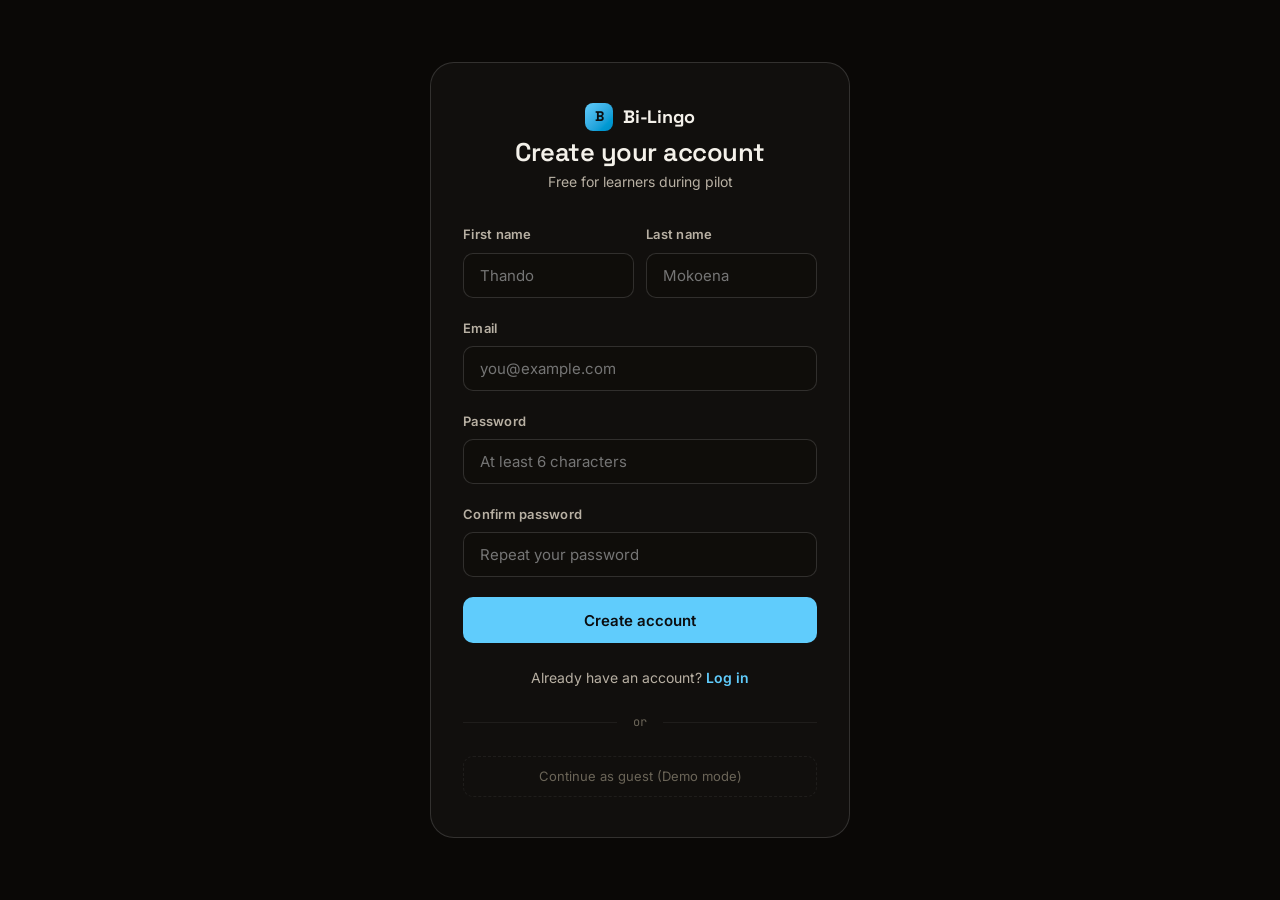
<file: pages/register.html>
<!doctype html>
<html lang="en">
<head>
    <meta charset="utf-8" />
    <meta name="viewport" content="width=device-width,initial-scale=1" />
    <title>Bi-Lingo — Create your account</title>
    <meta name="description" content="Create your free Bi-Lingo account and start learning CAPS subjects with an AI tutor that speaks your home language." />

    <!-- Open Graph -->
    <meta property="og:type" content="website" />
    <meta property="og:site_name" content="Bi-Lingo" />
    <meta property="og:title" content="Bi-Lingo — Create your account" />
    <meta property="og:description" content="Create your free Bi-Lingo account and start learning CAPS subjects with an AI tutor that speaks your home language." />
    <meta property="og:url" content="https://bi-lingo.com/pages/register.html" />
    <meta property="og:image" content="https://bi-lingo.com/og-image.png" />
    <meta property="og:image:width" content="1200" />
    <meta property="og:image:height" content="630" />

    <!-- Twitter -->
    <meta name="twitter:card" content="summary" />
    <meta name="twitter:image" content="https://bi-lingo.com/og-image.png" />
    <meta name="twitter:title" content="Bi-Lingo — Create your account" />
    <meta name="twitter:description" content="Create your free Bi-Lingo account and start learning CAPS subjects with an AI tutor that speaks your home language." />

    <!-- Robots -->
    <meta name="robots" content="noindex, nofollow" />

    <link rel="preconnect" href="https://fonts.googleapis.com" />
    <link rel="preconnect" href="https://fonts.gstatic.com" crossorigin />
    <link rel="stylesheet" href="https://fonts.googleapis.com/css2?family=Space+Grotesk:wght@400;500;600;700&family=Inter:wght@400;500;600;700&family=JetBrains+Mono:wght@400;600&display=swap" />
    <link rel="stylesheet" href="../styles.css" />
    <script>
        (function(){var t=localStorage.getItem('biLingoTheme');if(t==='light')document.documentElement.setAttribute('data-theme','light');})();
    </script>
    <style>
        .auth-page {
            min-height: 100vh;
            display: grid;
            place-items: center;
            padding: 2rem;
        }
        .auth-card {
            width: 100%;
            max-width: 420px;
            border: 1px solid var(--line-strong);
            border-radius: 24px;
            background: var(--card);
            padding: 2.5rem 2rem;
        }
        .auth-card .brand {
            justify-content: center;
            margin-bottom: 0.5rem;
        }
        .auth-card h1 {
            text-align: center;
            font-size: 1.6rem;
            margin-bottom: 0.3rem;
        }
        .auth-card .subtitle {
            text-align: center;
            color: var(--fg-dim);
            font-size: 14px;
            margin-bottom: 2rem;
        }
        .auth-card .form-group {
            margin-bottom: 1.25rem;
        }
        .auth-card .btn-primary {
            width: 100%;
            justify-content: center;
            padding: 0.85rem;
            font-size: 15px;
        }
        .auth-card .btn-primary:disabled {
            opacity: 0.6;
            cursor: not-allowed;
            transform: none;
        }
        .auth-card .auth-error {
            color: #ff6b6b;
            font-size: 13px;
            text-align: center;
            margin-top: 0.75rem;
            font-family: var(--f-mono);
        }
        .auth-card .auth-footer {
            text-align: center;
            margin-top: 1.5rem;
            font-size: 14px;
            color: var(--fg-dim);
        }
        .auth-card .auth-footer a {
            color: var(--accent);
            font-weight: 600;
        }
        .auth-card .auth-footer a:hover {
            text-decoration: underline;
        }
        .auth-card .form-input {
            width: 100%;
        }
        .auth-divider {
            display: flex;
            align-items: center;
            gap: 1rem;
            margin: 1.5rem 0;
            color: var(--fg-mute);
            font-size: 12px;
            font-family: var(--f-mono);
        }
        .auth-divider::before,
        .auth-divider::after {
            content: "";
            flex: 1;
            height: 1px;
            background: var(--line);
        }
        .demo-link {
            display: block;
            text-align: center;
            font-size: 13px;
            color: var(--fg-mute);
            padding: 0.6rem;
            border: 1px dashed var(--line);
            border-radius: 10px;
            margin-top: 0.5rem;
            transition: border-color 0.2s, color 0.2s;
        }
        .demo-link:hover {
            border-color: var(--accent);
            color: var(--accent);
        }
        .name-row {
            display: grid;
            grid-template-columns: 1fr 1fr;
            gap: 0.75rem;
        }
        @media (max-width: 400px) {
            .name-row {
                grid-template-columns: 1fr;
            }
            .auth-card {
                padding: 1.5rem 1rem;
            }
        }
    </style>
</head>
<body>
    <div class="auth-page">
        <div class="auth-card">
            <a href="../index.html" class="brand">
                <div class="brand-mark" aria-hidden="true">B</div>
                <span>Bi-Lingo</span>
            </a>
            <h1>Create your account</h1>
            <p class="subtitle">Free for learners during pilot</p>

            <form id="register-form">
                <div class="name-row">
                    <div class="form-group">
                        <label class="form-label" for="first-name">First name</label>
                        <input type="text" id="first-name" class="form-input" placeholder="Thando" required autocomplete="given-name" />
                    </div>
                    <div class="form-group">
                        <label class="form-label" for="last-name">Last name</label>
                        <input type="text" id="last-name" class="form-input" placeholder="Mokoena" required autocomplete="family-name" />
                    </div>
                </div>
                <div class="form-group">
                    <label class="form-label" for="email">Email</label>
                    <input type="email" id="email" class="form-input" placeholder="you@example.com" required autocomplete="email" />
                </div>
                <div class="form-group">
                    <label class="form-label" for="password">Password</label>
                    <input type="password" id="password" class="form-input" placeholder="At least 6 characters" required minlength="6" autocomplete="new-password" />
                </div>
                <div class="form-group">
                    <label class="form-label" for="confirm-password">Confirm password</label>
                    <input type="password" id="confirm-password" class="form-input" placeholder="Repeat your password" required autocomplete="new-password" />
                </div>

                <button type="submit" class="btn btn-primary" id="register-btn">Create account</button>
                <div id="auth-error" class="auth-error"></div>
            </form>

            <p class="auth-footer">
                Already have an account? <a href="../pages/login.html">Log in</a>
            </p>

            <div class="auth-divider">or</div>
            <a href="onboarding.html?fresh=true" class="demo-link">Continue as guest (Demo mode)</a>
        </div>
    </div>

    <script type="module" src="../js/supabase-client.js"></script>
    <script>
        document.addEventListener('DOMContentLoaded', function() {
            const form = document.getElementById('register-form');
            const btn = document.getElementById('register-btn');
            const errorEl = document.getElementById('auth-error');

            form.addEventListener('submit', async function(e) {
                e.preventDefault();
                errorEl.textContent = '';

                const firstName = document.getElementById('first-name').value.trim();
                const lastName = document.getElementById('last-name').value.trim();
                const email = document.getElementById('email').value.trim();
                const password = document.getElementById('password').value;
                const confirm = document.getElementById('confirm-password').value;

                if (!firstName || !lastName) {
                    errorEl.textContent = 'Please enter your name.';
                    return;
                }
                if (!email || !/^[^\s@]+@[^\s@]+\.[^\s@]+$/.test(email)) {
                    errorEl.textContent = 'Please enter a valid email.';
                    return;
                }
                if (password.length < 6) {
                    errorEl.textContent = 'Password must be at least 6 characters.';
                    return;
                }
                if (password !== confirm) {
                    errorEl.textContent = 'Passwords do not match.';
                    return;
                }

                btn.disabled = true;
                btn.textContent = 'Creating account…';

                try {
                    await window.SupabaseAuth.signUp(email, password, {
                        data: { name: firstName + ' ' + lastName }
                    });
                    localStorage.setItem('biLingoPendingName', JSON.stringify({ firstName, lastName }));
                    window.location.href = 'onboarding.html';
                } catch (err) {
                    console.error('Signup error:', err);
                    if (err.message) {
                        if (err.message.includes('already registered')) {
                            errorEl.textContent = 'An account with this email already exists. Try logging in.';
                        } else {
                            errorEl.textContent = err.message;
                        }
                    } else {
                        errorEl.textContent = 'Something went wrong. Please try again.';
                    }
                    btn.disabled = false;
                    btn.textContent = 'Create account';
                }
            });
        });
    </script>
</body>
</html>
</file>
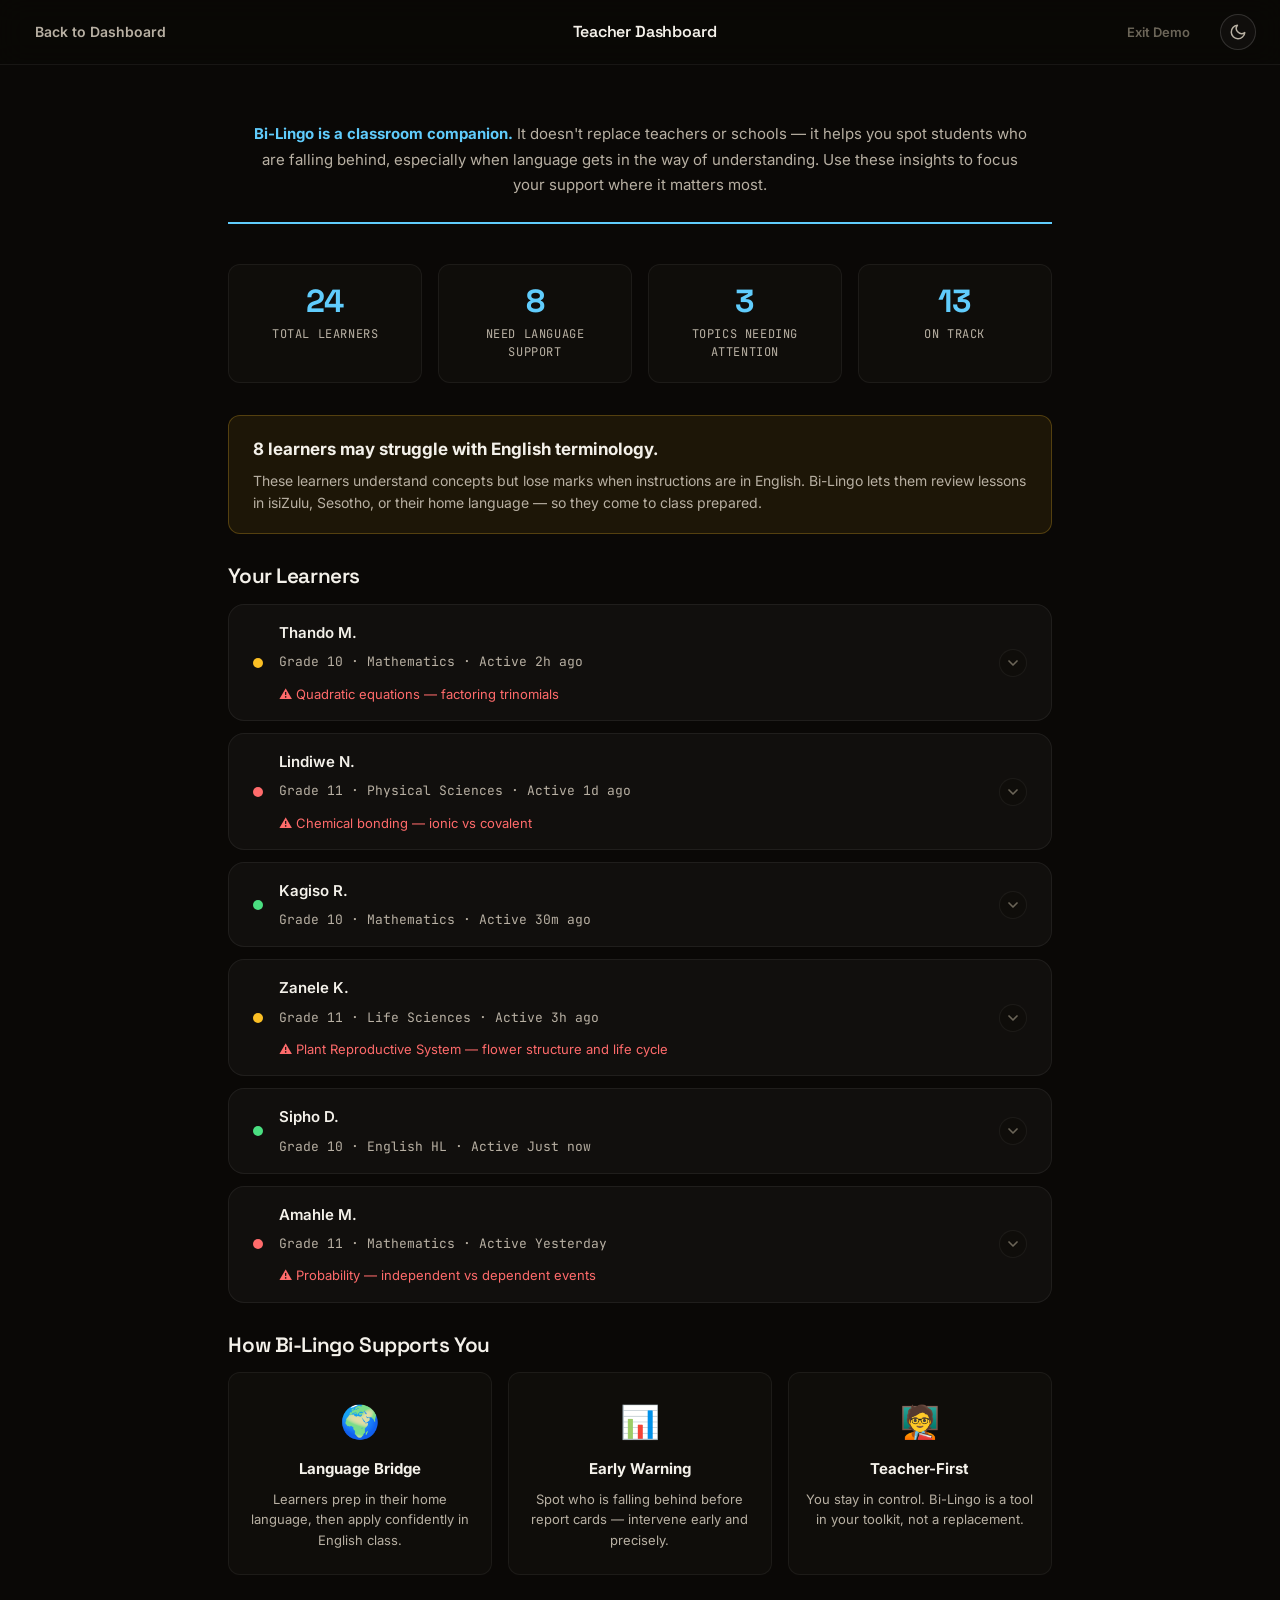
<file: pages/teacher.html>
<!doctype html>
<html lang="en">
<head>
    <meta charset="utf-8">
    <meta name="viewport" content="width=device-width,initial-scale=1">
    <title>Bi-Lingo — Teacher Dashboard</title>
    <meta name="description" content="Bi-Lingo Teacher Dashboard — classroom insights and learner support">
    <meta name="robots" content="noindex, nofollow">

    <link rel="preconnect" href="https://fonts.googleapis.com">
    <link rel="preconnect" href="https://fonts.gstatic.com" crossorigin>
    <link rel="stylesheet" href="https://fonts.googleapis.com/css2?family=Space+Grotesk:wght@400;500;600;700&family=Inter:wght@400;500;600;700&family=JetBrains+Mono:wght@400;600&display=swap">
    <link rel="stylesheet" href="../styles.css">
    <link rel="stylesheet" href="../css/teacher.css">
    <script>
        (function(){var t=localStorage.getItem('biLingoTheme');if(t==='light')document.documentElement.setAttribute('data-theme','light');})();
    </script>
</head>
<body>
    <nav class="app-nav">
        <div class="inner">
            <a href="dashboard.html" class="nav-back">Back to Dashboard</a>
            <div class="page-title">Teacher Dashboard</div>
            <div class="nav-actions">
                <button onclick="exitDemo()" class="btn btn-ghost btn-sm" style="color: var(--fg-mute);">Exit Demo</button>
                <button class="theme-btn" id="theme-toggle" aria-label="Switch theme">
                    <svg class="moon-icon" viewBox="0 0 24 24" fill="none" stroke="currentColor" stroke-width="2" stroke-linecap="round" stroke-linejoin="round"><path d="M21 12.79A9 9 0 1 1 11.21 3 7 7 0 0 0 21 12.79z"/></svg>
                    <svg class="sun-icon" viewBox="0 0 24 24" fill="none" stroke="currentColor" stroke-width="2" stroke-linecap="round" stroke-linejoin="round"><circle cx="12" cy="12" r="5"/><path d="M12 1v2M12 21v2M4.22 4.22l1.42 1.42M18.36 18.36l1.42 1.42M1 12h2M21 12h2M4.22 19.78l1.42-1.42M18.36 5.64l1.42-1.42"/></svg>
                </button>
            </div>
        </div>
    </nav>

    <section style="padding: 2rem 0;">
        <div class="container" style="max-width: 900px;">
            <!-- Mission Banner -->
            <div class="teacher-mission-banner">
                <p><strong>Bi-Lingo is a classroom companion.</strong> It doesn't replace teachers or schools — it helps you spot students who are falling behind, especially when language gets in the way of understanding. Use these insights to focus your support where it matters most.</p>
            </div>

            <!-- Stats -->
            <div class="teacher-stats mb-2" id="teacher-stats">
                <!-- populated by JS -->
            </div>

            <!-- Language Barrier Alert -->
            <div class="teacher-alert" id="teacher-alert">
                <!-- populated by JS -->
            </div>

            <!-- Learner Roster -->
            <div class="mb-2">
                <h2 style="font-size: 1.3rem; margin-bottom: 1rem;">Your Learners</h2>
                <div id="learner-roster">
                    <!-- populated by JS -->
                </div>
            </div>

            <!-- Support Cards -->
            <div class="mb-2">
                <h2 style="font-size: 1.3rem; margin-bottom: 1rem;">How Bi-Lingo Supports You</h2>
                <div class="support-grid" id="support-grid">
                    <!-- populated by JS -->
                </div>
            </div>
        </div>
    </section>

    <script type="module" src="../js/supabase-client.js"></script>
    <script src="../data/mock-data.js"></script>
    <script src="../js/teacher.js"></script>
    <script>
        (async function() {
            const user = await window.SupabaseAuth.getUser();
            if (!user) {
                const profile = getLearnerProfile();
                if (!profile || !profile.completed) {
                    window.location.href = 'login.html';
                }
            }
        })();
    </script>
    <script>
        function exitDemo() {
            if (confirm('Exit the demo and return to the homepage?')) {
                clearLearnerProfile();
                window.location.href = '../index.html';
            }
        }
        (function(){var t=document.getElementById('theme-toggle');if(!t)return;t.addEventListener('click',function(){var h=document.documentElement;var l=h.getAttribute('data-theme')==='light';if(l){h.removeAttribute('data-theme');localStorage.setItem('biLingoTheme','dark');}else{h.setAttribute('data-theme','light');localStorage.setItem('biLingoTheme','light');}});})();
    </script>
</body>
</html>
</file>
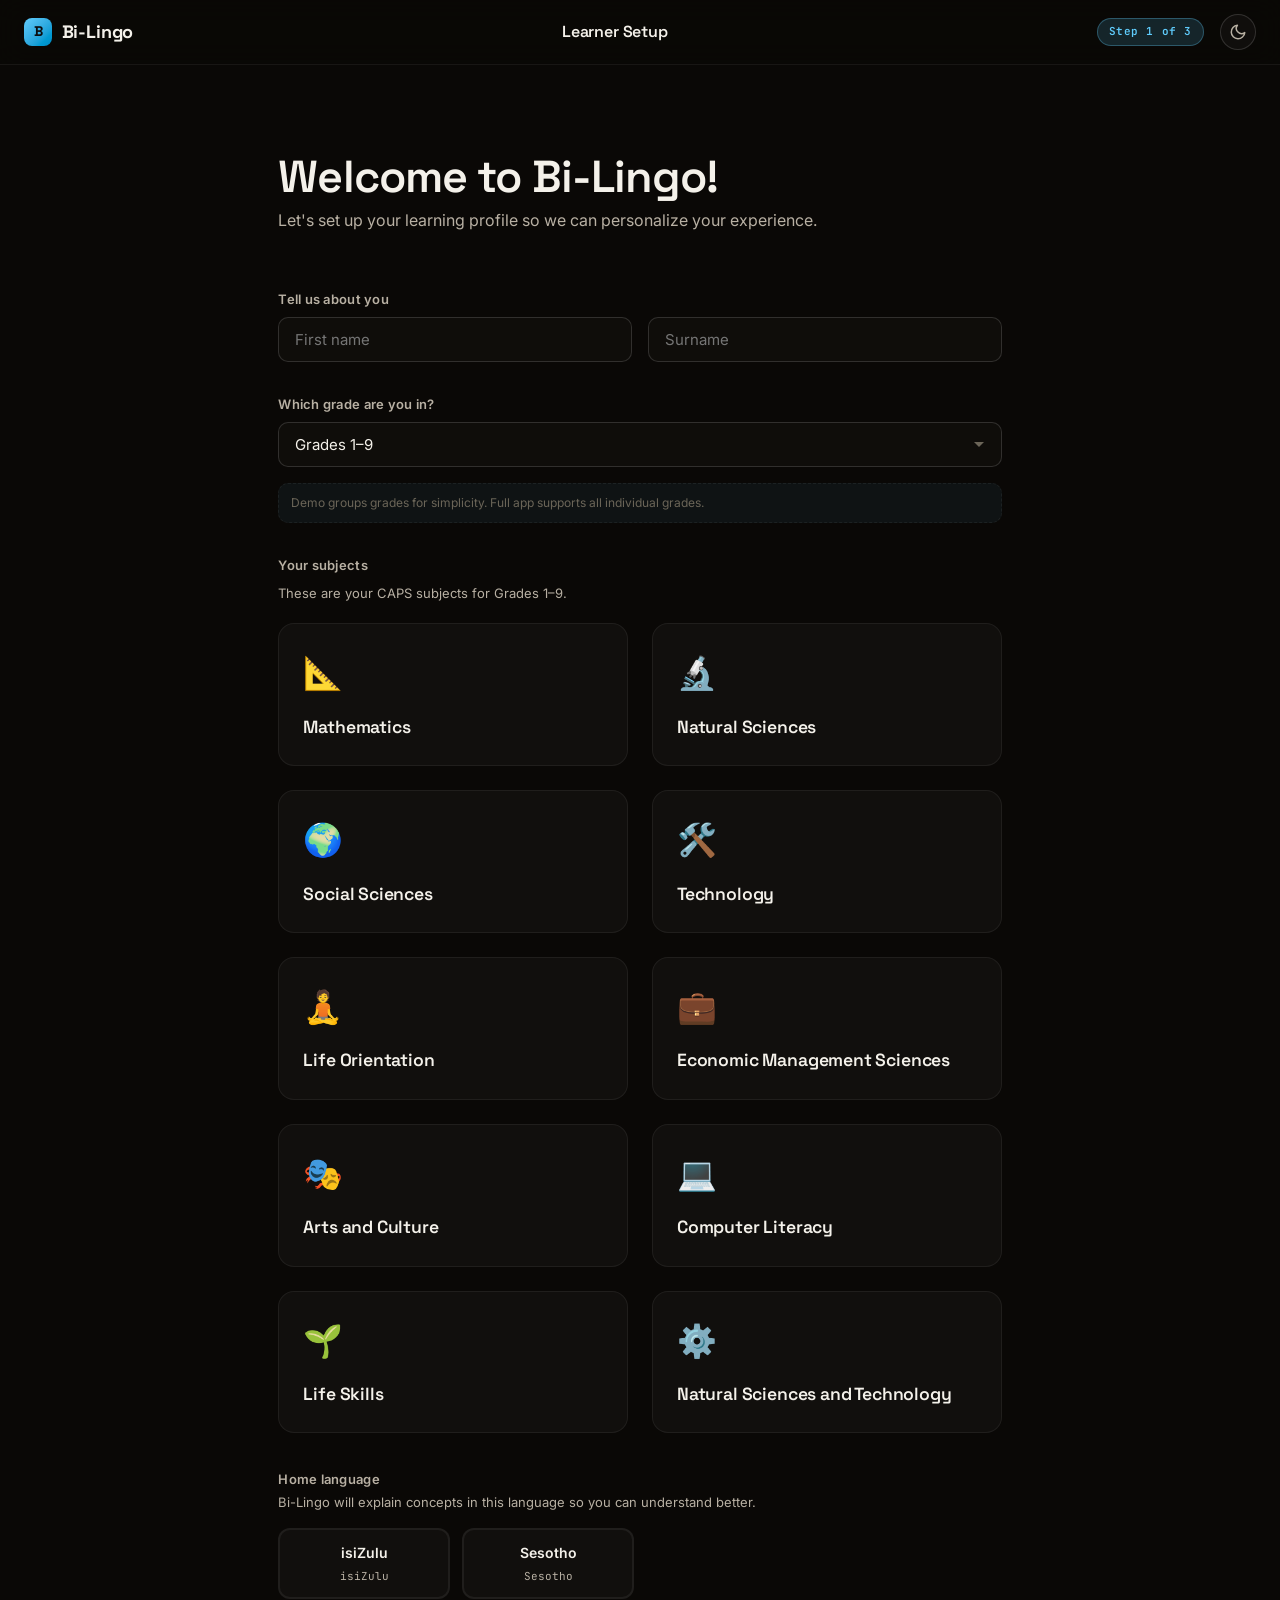
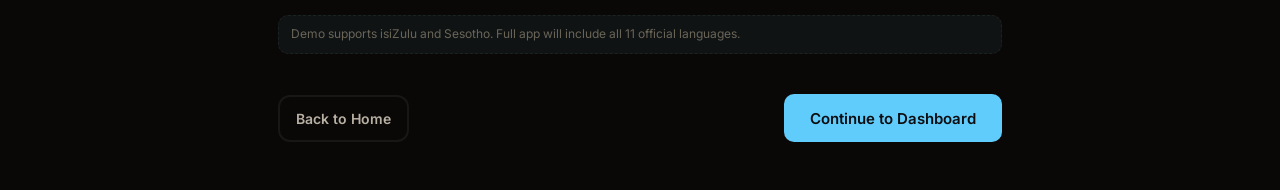
<file: pages/tutor.html>
<!doctype html>
<html lang="en">
<head>
    <meta charset="utf-8" />
    <meta name="viewport" content="width=device-width,initial-scale=1" />
    <title>Bi-Lingo — AI Tutor</title>
    <meta name="description" content="Ask Bi-Lingo any question and get answers in your language" />
    <meta name="robots" content="noindex, nofollow" />

    <link rel="preconnect" href="https://fonts.googleapis.com" />
    <link rel="preconnect" href="https://fonts.gstatic.com" crossorigin />
    <link rel="stylesheet" href="https://fonts.googleapis.com/css2?family=Space+Grotesk:wght@400;500;600;700&family=Inter:wght@400;500;600;700&family=JetBrains+Mono:wght@400;600&display=swap" />
    <link rel="stylesheet" href="../styles.css" />
    <link rel="stylesheet" href="../css/tutor.css" />
    <script>
        (function(){var t=localStorage.getItem('biLingoTheme');if(t==='light')document.documentElement.setAttribute('data-theme','light');})();
    </script>
</head>
<body>
    <!-- =========== APP NAV =========== -->
    <nav class="app-nav">
        <div class="inner">
            <a href="javascript:history.back()" class="nav-back">Back</a>
            <div class="page-title">AI Tutor</div>
            <div class="nav-spacer"></div>
        </div>
    </nav>

    <!-- =========== TUTOR CONTENT =========== -->
    <section style="padding: 1.5rem 0; height: calc(100vh - 64px); display: flex; flex-direction: column;">
        <div class="container" style="flex: 1; display: flex; flex-direction: column; max-width: 900px;">
            <!-- Tutor Profile Bar -->
            <div class="tutor-profile-bar" id="tutor-profile-bar">
                <div class="tutor-profile-avatar" id="tutor-avatar">B</div>
                <div class="tutor-profile-info">
                    <div class="tutor-profile-name" id="tutor-name">Bi-Lingo Tutor</div>
                    <div class="tutor-profile-desc" id="tutor-desc">Clear, encouraging explanations in any language</div>
                </div>
            </div>

            <!-- Language Tabs -->
            <div class="tabs" id="language-tabs">
                <button class="tab active" data-lang="english">English</button>
                <button class="tab" data-lang="isizulu">isiZulu</button>
                <button class="tab" data-lang="sesotho">Sesotho</button>
            </div>

            <!-- Chat Container -->
            <div class="chat-container" id="chat-container" style="flex: 1; overflow-y: auto; margin: 1.5rem 0;">
                <!-- Messages will be populated by JS -->
            </div>

            <div class="tutor-bottom-section">
                <!-- Custom Question Input (live) -->
                <div class="signup">
                    <div class="signup-fields">
                        <input 
                            type="text" 
                            id="custom-question" 
                            class="form-input" 
                            placeholder="Ask anything in any language — live AI response" 
                            aria-label="Ask a question"
                        />
                    </div>
                    <button class="btn btn-primary" id="ask-btn" style="white-space: nowrap;">
                        Ask Tutor
                    </button>
                </div>

                <!-- Generate Quiz Section -->
                <div class="quiz-gen-toggle" id="quiz-gen-toggle">
                    <button type="button" class="quiz-gen-btn" id="quiz-gen-btn">🧠 Generate a Quiz to Test Yourself</button>
                </div>
                <div class="quiz-gen-section" id="quiz-gen-section" style="display:none;">
                    <div class="quiz-gen-header">
                        <h3 style="font-size:1rem;margin:0 0 0.3rem;">Generate a Quiz</h3>
                        <p style="font-size:13px;color:var(--fg-dim);margin:0;">Tests whether you understand the English terms — not just the concept in your language.</p>
                    </div>
                    <div class="quiz-gen-input-row">
                        <input type="text" id="quiz-topic-input" class="form-input" placeholder="e.g. Photosynthesis, Fractions, The Water Cycle..." />
                        <button type="button" class="btn btn-primary" id="quiz-gen-submit">Generate</button>
                    </div>
                    <div id="quiz-gen-context" style="font-size:12px;color:var(--fg-mute);font-family:var(--f-mono);margin-top:0.5rem;display:none;"></div>
                    <div id="quiz-gen-status" style="font-size:13px;color:var(--fg-mute);font-family:var(--f-mono);margin-top:0.5rem;"></div>
                    <div id="quiz-gen-result" style="margin-top:1rem;"></div>
                </div>
            </div>
        </div>
    </section>

    <script type="module" src="../js/supabase-client.js"></script>
    <script src="../data/mock-data.js"></script>
    <script src="../js/tutor.js"></script>
    <script>
        (async function() {
            const user = await window.SupabaseAuth.getUser();
            if (!user) {
                const profile = getLearnerProfile();
                if (!profile || !profile.completed) {
                    window.location.href = 'login.html';
                }
            }
        })();
    </script>
</body>
</html>
</file>
<file: styles.css>
/* ---------- tokens ---------- */
:root {
    /* accent (warm blue) */
    --accent: oklch(0.80 0.12 230);
    --accent-deep: oklch(0.60 0.14 235);
    --accent-glow: color-mix(
        in oklch,
        var(--accent) 25%,
        transparent
    );
    --on-accent: #0b0d10;

    /* surfaces (warm dark) */
    --bg: #0a0806;
    --bg-2: #0f0d0a;
    --bg-3: #1a1510;
    --fg: #f4f1ea;
    --fg-dim: #b8b0a3;
    --fg-mute: #6b6558;
    --line: rgba(255, 255, 255, 0.06);
    --line-strong: rgba(255, 255, 255, 0.14);
    --card: rgba(255, 255, 255, 0.03);

    --space: 1.5rem;
    --section-y: clamp(5rem, 10vw, 9rem);

    --f-display: "Space Grotesk", sans-serif;
    --f-body: "Inter", sans-serif;
    --f-mono: "JetBrains Mono", monospace;
}

/* ---------- light theme ---------- */
[data-theme="light"] {
    --accent: oklch(0.55 0.14 235);
    --accent-deep: oklch(0.45 0.12 245);
    --accent-glow: none;
    --on-accent: #ffffff;

    --bg: #f8f5f0;
    --bg-2: #f0ece4;
    --bg-3: #e8e2d8;
    --fg: #1a1614;
    --fg-dim: #5a5550;
    --fg-mute: #8a8580;
    --line: rgba(0, 0, 0, 0.06);
    --line-strong: rgba(0, 0, 0, 0.12);
    --card: rgba(0, 0, 0, 0.02);
}

/* ---------- base ---------- */
* {
    box-sizing: border-box;
}
html,
body {
    margin: 0;
    padding: 0;
}
body {
    background: var(--bg);
    color: var(--fg);
    font-family: var(--f-body);
    font-size: 17px;
    line-height: 1.55;
    -webkit-font-smoothing: antialiased;
    overflow-x: hidden;
    transition: background-color 0.3s ease, color 0.3s ease, border-color 0.3s ease;
}
h1,
h2,
h3,
h4 {
    font-family: var(--f-display);
    font-weight: 600;
    letter-spacing: -0.02em;
    margin: 0;
    line-height: 1.05;
}
p {
    margin: 0;
}
a {
    color: inherit;
    text-decoration: none;
}

.container {
    max-width: 1240px;
    margin: 0 auto;
    padding: 0 clamp(1.25rem, 3vw, 2.5rem);
}

/* ---------- nav ---------- */
nav.top {
    position: fixed;
    top: 0;
    left: 0;
    right: 0;
    z-index: 50;
    backdrop-filter: blur(14px);
    -webkit-backdrop-filter: blur(14px);
    background: color-mix(in oklch, var(--bg) 75%, transparent);
    border-bottom: 1px solid var(--line);
}
nav.top .inner {
    display: flex;
    align-items: center;
    justify-content: space-between;
    height: 64px;
}
.brand {
    display: flex;
    align-items: center;
    gap: 0.6rem;
    font-family: var(--f-display);
    font-weight: 700;
    font-size: 18px;
    letter-spacing: -0.01em;
    white-space: nowrap;
    flex-shrink: 0;
}
.brand-mark {
    width: 28px;
    height: 28px;
    border-radius: 8px;
    background: linear-gradient(
        135deg,
        oklch(0.80 0.12 230),
        oklch(0.60 0.14 235)
    );
    display: grid;
    place-items: center;
    color: #0b0d10;
    font-weight: 800;
    font-size: 14px;
}
[data-theme="light"] .brand-mark {
    background: linear-gradient(
        135deg,
        oklch(0.80 0.12 230),
        oklch(0.60 0.14 235)
    );
}
.nav-links {
    display: flex;
    gap: 2rem;
    font-size: 14px;
    color: var(--fg-dim);
}
.nav-links a:hover {
    color: var(--fg);
}
.nav-cta {
    padding: 0.55rem 1.1rem;
    border-radius: 999px;
    background: var(--accent);
    color: var(--on-accent);
    font-weight: 600;
    font-size: 14px;
    transition:
        transform 0.15s,
        box-shadow 0.2s;
}
.nav-cta:hover {
    transform: translateY(-1px);
    box-shadow: 0 10px 30px -10px var(--accent-glow);
}
.nav-actions {
    display: flex;
    align-items: center;
    gap: 0.5rem;
}
@media (max-width: 990px) {
    .nav-links {
        display: none;
    }
}

/* ---------- hamburger menu ---------- */
.hamburger-btn {
    display: none;
    width: 36px;
    height: 36px;
    border-radius: 50%;
    border: 1px solid var(--line-strong);
    background: var(--card);
    color: var(--fg-dim);
    cursor: pointer;
    place-items: center;
    flex-shrink: 0;
    transition: border-color 0.2s, color 0.2s;
}
.hamburger-btn:hover {
    border-color: var(--accent);
    color: var(--accent);
}
.hamburger-btn svg {
    width: 20px;
    height: 20px;
}
.hamburger-btn .close-icon {
    display: none;
}
.hamburger-btn.open .hamburger-icon {
    display: none;
}
.hamburger-btn.open .close-icon {
    display: block;
}

@media (max-width: 990px) {
    .hamburger-btn {
        display: grid;
    }
}

.mobile-menu {
    display: none;
    position: absolute;
    inset: 64px 0 auto 0;
    background: var(--bg);
    border-bottom: 1px solid var(--line-strong);
    padding: 0.75rem 1.5rem;
    z-index: 49;
    backdrop-filter: blur(14px);
    -webkit-backdrop-filter: blur(14px);
    background: color-mix(in oklch, var(--bg) 98%, transparent);
}
.mobile-menu.open {
    display: block;
    animation: menuSlide 0.2s ease;
}
.mobile-menu-links {
    display: flex;
    flex-direction: column;
    gap: 0.25rem;
}
.mobile-menu-links a {
    display: block;
    padding: 0.75rem 0.75rem;
    color: var(--fg-dim);
    font-size: 15px;
    border-radius: 8px;
    transition: color 0.2s, background 0.2s;
}
.mobile-menu-links a:hover {
    color: var(--fg);
    background: var(--card);
}
@keyframes menuSlide {
    from {
        opacity: 0;
        transform: translateY(-6px);
    }
    to {
        opacity: 1;
        transform: none;
    }
}

.mobile-menu-ctas {
    display: flex;
    flex-direction: column;
    gap: 0.5rem;
    padding: 0.75rem 0 0;
    margin-top: 0.5rem;
    border-top: 1px solid var(--line);
}
.mobile-cta {
    display: block;
    padding: 0.75rem 0.75rem;
    border-radius: 10px;
    font-weight: 600;
    font-size: 14px;
    text-align: center;
    background: var(--accent);
    color: var(--on-accent);
    transition: transform 0.15s, box-shadow 0.2s;
}
.mobile-cta:hover {
    transform: translateY(-1px);
    box-shadow: 0 10px 30px -10px var(--accent-glow);
}
@media (max-width: 520px) {
    .nav-cta {
        display: none;
    }
}

/* ---------- hero ---------- */
.hero {
    position: relative;
    padding: calc(6rem + 64px) 0 var(--section-y);
    overflow: hidden;
}
.hero .container {
    position: relative;
    z-index: 2;
}

.mesh-bg {
    position: absolute;
    inset: 0;
    pointer-events: none;
    z-index: 0;
    opacity: 0.55;
    mask-image: radial-gradient(
        ellipse at 70% 40%,
        black 20%,
        transparent 75%
    );
    -webkit-mask-image: radial-gradient(
        ellipse at 70% 40%,
        black 20%,
        transparent 75%
    );
}
.mesh-bg {
    background-image:
        linear-gradient(color-mix(in oklch, var(--accent) 35%, transparent) 1px, transparent 1px),
        linear-gradient(90deg, color-mix(in oklch, var(--accent) 35%, transparent) 1px, transparent 1px);
    background-size: 48px 48px;
}

.eyebrow {
    display: inline-flex;
    align-items: center;
    gap: 0.55rem;
    font-family: var(--f-mono);
    font-size: 12px;
    letter-spacing: 0.08em;
    text-transform: uppercase;
    color: var(--fg-dim);
    padding: 0.4rem 0.9rem;
    border: 1px solid var(--line-strong);
    border-radius: 999px;
    background: var(--card);
}
.eyebrow .pulse {
    width: 6px;
    height: 6px;
    border-radius: 50%;
    background: var(--accent);
    box-shadow: 0 0 10px var(--accent);
    animation: pulse 2s infinite;
}
@keyframes pulse {
    0%,
    100% {
        opacity: 1;
        transform: scale(1);
    }
    50% {
        opacity: 0.5;
        transform: scale(1.3);
    }
}

h1.hero-title {
    font-size: clamp(2.6rem, 7vw, 5.4rem);
    margin: 1.5rem 0 1.25rem;
    max-width: 18ch;
    text-wrap: balance;
}
h1.hero-title .accent {
    background: linear-gradient(
        180deg,
        var(--accent) 0%,
        var(--accent-deep) 100%
    );
    -webkit-background-clip: text;
    background-clip: text;
    color: transparent;
    font-style: italic;
    font-weight: 500;
}

.hero-sub {
    font-size: clamp(1.05rem, 1.5vw, 1.25rem);
    color: var(--fg-dim);
    max-width: 56ch;
    line-height: 1.55;
    margin-bottom: 2.25rem;
    text-wrap: pretty;
}

.hero-cta-btn {
    display: inline-block;
    padding: 0.95rem 1.6rem;
    background: var(--accent);
    color: var(--on-accent);
    border-radius: 12px;
    font-weight: 600;
    font-size: 15px;
    transition:
        transform 0.15s,
        box-shadow 0.2s;
}
.hero-cta-btn:hover {
    transform: translateY(-2px);
    box-shadow: 0 14px 35px -10px var(--accent-glow);
}

.signup-note {
    display: flex;
    align-items: center;
    gap: 0.5rem;
    margin-top: 0.9rem;
    font-size: 13px;
    color: var(--fg-mute);
    font-family: var(--f-mono);
}
.signup-note svg {
    width: 14px;
    height: 14px;
}

.hero-grid {
    display: grid;
    grid-template-columns: 1.1fr 0.9fr;
    gap: clamp(2rem, 5vw, 5rem);
    align-items: center;
}
@media (max-width: 900px) {
    .hero-grid {
        grid-template-columns: 1fr;
    }
    .hero-cta-btn {
        padding: 0.8rem 1.3rem;
        font-size: 14px;
    }
    .hero .hero-grid div[style*="display: flex"] {
        gap: 0.7rem;
    }
}

@media (max-width: 560px) {
    .hero-cta-btn {
        padding: 0.7rem 1.2rem;
        font-size: 14px;
    }
    .hero .hero-grid div[style*="display: flex"] {
        gap: 0.6rem;
    }
}

@media (max-width: 470px) {
    .hero-cta-btn {
        padding: 0.55rem 0.9rem;
        font-size: 13px;
    }
    .hero .hero-grid div[style*="display: flex"] {
        gap: 0.4rem;
        flex-direction: column;
    }
    .hero-cta-btn:last-child {
        width: 100%;
    }
    .nav-cta {
        padding: 0.4rem 0.7rem;
        font-size: 12px;
    }
}

[data-theme="light"] .phone {
    background: #e8e2d8;
    border-color: #d4cdc4;
    box-shadow: 0 8px 32px rgba(0, 0, 0, 0.1), inset 0 0 0 1px rgba(255, 255, 255, 0.6);
}
[data-theme="light"] .phone::before {
    background: #c4bdb2;
}
[data-theme="light"] .phone-screen {
    background:
        radial-gradient(
            circle at 30% 0%,
            color-mix(in oklch, var(--accent) 10%, #f5f0e8) 0%,
            #f5f0e8 55%
        ),
        #f5f0e8;
    color: #1a1614;
}
[data-theme="light"] .phone-status {
    color: rgba(0, 0, 0, 0.5);
}
[data-theme="light"] .phone-header {
    border-bottom-color: rgba(0, 0, 0, 0.06);
}
[data-theme="light"] .phone-avatar {
    color: #ffffff;
}
[data-theme="light"] .phone-avatar::after {
    border-color: #f5f0e8;
}
[data-theme="light"] .phone-header .sub {
    color: rgba(0, 0, 0, 0.4);
}
[data-theme="light"] .bubble.them {
    background: rgba(0, 0, 0, 0.04);
}
[data-theme="light"] .bubble.me {
    color: #ffffff;
}
[data-theme="light"] .bubble .translated {
    color: rgba(0, 0, 0, 0.55);
    border-top-color: rgba(0, 0, 0, 0.1);
}
[data-theme="light"] .phone-input {
    background: rgba(0, 0, 0, 0.04);
    color: rgba(0, 0, 0, 0.5);
}
[data-theme="light"] .phone-input .mic {
    color: #ffffff;
}

/* ---------- phone mockup ---------- */
.hero-visual {
    position: relative;
    display: flex;
    justify-content: center;
    min-height: 640px;
}
@media (max-width: 600px) {
    .hero-visual {
        min-height: auto;
    }
    .phone {
        width: min(320px, 90vw);
        height: auto;
        aspect-ratio: 1 / 2;
        border-width: 6px;
        border-radius: 32px;
    }
}
.phone {
    width: 320px;
    height: 640px;
    border-radius: 42px;
    background: #0a0c11;
    border: 10px solid #1a1d24;
    padding: 0;
    position: relative;
    box-shadow:
        0 40px 80px -30px rgba(0, 0, 0, 0.6),
        0 0 120px -20px var(--accent-glow),
        inset 0 0 0 1px rgba(255, 255, 255, 0.06);
    overflow: hidden;
}
.phone::before {
    content: "";
    position: absolute;
    top: 6px;
    left: 50%;
    transform: translateX(-50%);
    width: 90px;
    height: 22px;
    border-radius: 12px;
    background: #000;
    z-index: 5;
}

.phone-screen {
    position: absolute;
    inset: 0;
    background:
        radial-gradient(
            circle at 30% 0%,
            color-mix(in oklch, var(--accent) 12%, #0a0c11) 0%,
            #0a0c11 55%
        ),
        #0a0c11;
    display: flex;
    flex-direction: column;
    font-family: var(--f-body);
    color: #f0ecdf;
    font-size: 13px;
}
.phone-status {
    display: flex;
    justify-content: space-between;
    padding: 14px 26px 4px;
    font-size: 11px;
    font-family: var(--f-mono);
    color: rgba(255, 255, 255, 0.7);
}
.phone-header {
    padding: 1.8rem 1.1rem 0.9rem;
    display: flex;
    align-items: center;
    gap: 0.7rem;
    border-bottom: 1px solid rgba(255, 255, 255, 0.06);
}
.phone-avatar {
    width: 38px;
    height: 38px;
    border-radius: 50%;
    background: linear-gradient(
        135deg,
        var(--accent),
        var(--accent-deep)
    );
    display: grid;
    place-items: center;
    color: #0a0c11;
    font-weight: 700;
    font-size: 15px;
    position: relative;
    flex-shrink: 0;
}
.phone-avatar::after {
    content: "";
    position: absolute;
    right: -1px;
    bottom: -1px;
    width: 10px;
    height: 10px;
    border-radius: 50%;
    background: #4ade80;
    border: 2px solid #0a0c11;
}
.phone-header .name {
    font-weight: 600;
    font-size: 14px;
}
.phone-header .sub {
    font-size: 10px;
    color: rgba(255, 255, 255, 0.5);
    font-family: var(--f-mono);
    letter-spacing: 0.05em;
    text-transform: uppercase;
}

.phone-chat {
    flex: 1;
    overflow: hidden;
    padding: 0.9rem 1rem;
    display: flex;
    flex-direction: column;
    gap: 0.55rem;
}
.bubble {
    max-width: 82%;
    padding: 0.6rem 0.85rem;
    border-radius: 16px;
    font-size: 12.5px;
    line-height: 1.4;
    animation: bubbleIn 0.4s ease both;
}
.bubble.them {
    align-self: flex-start;
    background: rgba(255, 255, 255, 0.06);
    border-top-left-radius: 4px;
}
.bubble.me {
    align-self: flex-end;
    background: var(--accent);
    color: #0a0c11;
    border-top-right-radius: 4px;
    font-weight: 500;
}
.bubble small {
    display: block;
    font-family: var(--f-mono);
    font-size: 9px;
    opacity: 0.55;
    margin-top: 3px;
    letter-spacing: 0.08em;
    text-transform: uppercase;
}
.bubble.me small {
    color: rgba(0, 0, 0, 0.55);
}
.bubble .translated {
    display: block;
    margin-top: 6px;
    padding-top: 6px;
    border-top: 1px dashed rgba(255, 255, 255, 0.15);
    color: rgba(255, 255, 255, 0.7);
    font-size: 11px;
    font-style: italic;
}
@keyframes bubbleIn {
    from {
        opacity: 0;
        transform: translateY(6px);
    }
    to {
        opacity: 1;
    }
}

.phone-input {
    margin: 0.4rem 0.8rem 0.8rem;
    display: flex;
    align-items: center;
    gap: 0.5rem;
    padding: 0.55rem 0.8rem;
    background: rgba(255, 255, 255, 0.06);
    border-radius: 22px;
    font-size: 12px;
    color: rgba(255, 255, 255, 0.5);
}
.phone-input .mic {
    width: 30px;
    height: 30px;
    border-radius: 50%;
    background: var(--accent);
    display: grid;
    place-items: center;
    color: #0a0c11;
    margin-left: auto;
}

/* dynamic language cycle: fade bubble text + sub label, but keep bubble shells stable */
.phone-cycle-fade {
    transition: opacity 0.35s ease;
}
.phone-cycle-fade.is-out {
    opacity: 0;
}

/* ---------- section headers ---------- */
section {
    padding: var(--section-y) 0;
    position: relative;
}
.section-label {
    font-family: var(--f-mono);
    font-size: 11px;
    letter-spacing: 0.15em;
    text-transform: uppercase;
    color: var(--accent);
    margin-bottom: 1.25rem;
    display: flex;
    align-items: center;
    gap: 0.6rem;
}
.section-label::before {
    content: "";
    width: 24px;
    height: 1px;
    background: var(--accent);
}
h2.section-title {
    font-size: clamp(2rem, 4vw, 3.4rem);
    max-width: 22ch;
    margin-bottom: 1rem;
    text-wrap: balance;
}
.section-sub {
    font-size: clamp(1rem, 1.3vw, 1.15rem);
    color: var(--fg-dim);
    max-width: 58ch;
    margin-bottom: 3.5rem;
    text-wrap: pretty;
}

/* ---------- problem stats ---------- */
.problem {
    border-top: 1px solid var(--line);
    border-bottom: 1px solid var(--line);
    background: var(--bg-2);
}
.stat-grid {
    display: grid;
    grid-template-columns: repeat(2, 1fr);
    gap: 2rem;
    margin: 3rem 0 0;
}
@media (max-width: 800px) {
    .stat-grid {
        grid-template-columns: 1fr;
    }
}
.stat {
    padding: 1.6rem 0 0;
    border-top: 1px solid var(--line-strong);
}
.stat .num {
    font-family: var(--f-display);
    font-size: clamp(3rem, 6vw, 5rem);
    font-weight: 600;
    line-height: 1;
    background: linear-gradient(
        180deg,
        var(--fg) 0%,
        var(--accent) 100%
    );
    -webkit-background-clip: text;
    background-clip: text;
    color: transparent;
    margin-bottom: 0.9rem;
    letter-spacing: -0.04em;
}
.stat .copy {
    color: var(--fg-dim);
    font-size: 15px;
    max-width: 34ch;
    line-height: 1.5;
}

/* ---------- features ---------- */
.feature-grid {
    display: grid;
    grid-template-columns: repeat(2, 1fr);
    gap: 1.25rem;
    margin-top: 3rem;
}
@media (max-width: 900px) {
    .feature-grid {
        grid-template-columns: repeat(2, 1fr);
    }
}
@media (max-width: 600px) {
    .feature-grid {
        grid-template-columns: 1fr;
    }
}
.feature {
    padding: 1.8rem 1.6rem 2rem;
    border: 1px solid var(--line);
    border-radius: 20px;
    background: var(--card);
    position: relative;
    transition:
        border-color 0.2s,
        transform 0.25s;
    overflow: hidden;
}
.feature:hover {
    border-color: var(--accent);
    transform: translateY(-4px);
}
.feature::before {
    content: "";
    position: absolute;
    top: 0;
    left: 0;
    right: 0;
    height: 1px;
    background: linear-gradient(
        90deg,
        transparent,
        var(--accent),
        transparent
    );
    opacity: 0;
    transition: opacity 0.3s;
}
.feature:hover::before {
    opacity: 1;
}
.feature::after {
    content: "";
    position: absolute;
    inset: auto 0 0 0;
    height: 2px;
    background: linear-gradient(
        90deg,
        transparent,
        var(--accent),
        transparent
    );
    transform: scaleX(0);
    transform-origin: left;
    transition: transform 0.5s ease;
}
.feature:hover::after {
    transform: scaleX(1);
}
.feature .icon-box {
    width: 48px;
    height: 48px;
    border-radius: 12px;
    background: color-mix(in oklch, var(--accent) 12%, transparent);
    border: 1px solid
        color-mix(in oklch, var(--accent) 30%, transparent);
    display: grid;
    place-items: center;
    color: var(--accent);
    margin-bottom: 1.2rem;
    transition:
        background 0.2s,
        border-color 0.2s;
}
.feature:hover .icon-box {
    background: color-mix(in oklch, var(--accent) 22%, transparent);
    border-color: var(--accent);
}
.feature h3 {
    font-size: 1.15rem;
    margin-bottom: 0.6rem;
    letter-spacing: -0.01em;
}
.feature p {
    color: var(--fg-dim);
    font-size: 14.5px;
    line-height: 1.55;
}
.feature.wide {
    grid-column: span 2;
}
@media (max-width: 900px) {
    .feature.wide {
        grid-column: span 2;
    }
}
@media (max-width: 600px) {
    .feature.wide {
        grid-column: span 1;
    }
}
.feature-tag {
    position: absolute;
    top: 1.2rem;
    right: 1.2rem;
    font-family: var(--f-mono);
    font-size: 10px;
    letter-spacing: 0.1em;
    text-transform: uppercase;
    color: var(--accent);
    padding: 0.25rem 0.55rem;
    border: 1px solid
        color-mix(in oklch, var(--accent) 35%, transparent);
    border-radius: 999px;
}

/* ---------- how it works (animated cards) ---------- */
.how-grid {
    display: grid;
    grid-template-columns: repeat(4, 1fr);
    gap: 1.25rem;
    margin-top: 3rem;
}
@media (max-width: 1000px) {
    .how-grid {
        grid-template-columns: repeat(2, 1fr);
    }
}
@media (max-width: 560px) {
    .how-grid {
        grid-template-columns: 1fr;
    }
}

.how-card {
    position: relative;
    padding: 1.75rem 1.5rem 1.6rem;
    border: 1px solid var(--line);
    border-radius: 16px;
    background: var(--card);
    overflow: hidden;
    opacity: 0;
    transform: translateY(24px);
    animation: howIn 0.7s cubic-bezier(0.2, 0.8, 0.2, 1)
        var(--d, 0s) forwards;
    transition:
        border-color 0.2s,
        transform 0.25s;
}
.how-card:hover {
    border-color: var(--accent);
    transform: translateY(-4px);
}
.how-card:hover .how-ico {
    color: var(--accent);
    border-color: var(--accent);
}
@keyframes howIn {
    to {
        opacity: 1;
        transform: translateY(0);
    }
}
.how-card::after {
    content: "";
    position: absolute;
    inset: auto 0 0 0;
    height: 2px;
    background: linear-gradient(
        90deg,
        transparent,
        var(--accent),
        transparent
    );
    transform: scaleX(0);
    transform-origin: left;
    transition: transform 0.5s ease;
}
.how-card:hover::after {
    transform: scaleX(1);
}
.how-num {
    font-family: var(--f-mono);
    font-size: 11px;
    letter-spacing: 0.15em;
    color: var(--fg-mute);
    margin-bottom: 1.25rem;
}
.how-ico {
    width: 52px;
    height: 52px;
    border: 1px solid var(--line-strong);
    border-radius: 12px;
    display: grid;
    place-items: center;
    color: var(--fg-dim);
    margin-bottom: 1.25rem;
    transition: all 0.2s;
}
.how-card h3 {
    font-size: 1.15rem;
    margin-bottom: 0.5rem;
    letter-spacing: -0.01em;
}
.how-card p {
    font-size: 14px;
    color: var(--fg-dim);
    line-height: 1.55;
}

/* ---------- languages (typewriter) ---------- */
.languages {
    background: var(--bg-2);
    border-top: 1px solid var(--line);
    border-bottom: 1px solid var(--line);
}
.typer {
    position: relative;
    margin-top: 3rem;
    padding: 4rem 2rem 0;
    border: 1px solid var(--line-strong);
    border-radius: 28px;
    background:
        radial-gradient(
            ellipse at 20% 0%,
            color-mix(in oklch, var(--accent) 16%, transparent),
            transparent 55%
        ),
        radial-gradient(
            ellipse at 90% 100%,
            color-mix(
                in oklch,
                var(--accent-deep) 22%,
                transparent
            ),
            transparent 55%
        ),
        linear-gradient(180deg, var(--bg-2), var(--bg));
    text-align: center;
    min-height: 360px;
    overflow: hidden;
    display: flex;
    flex-direction: column;
    align-items: center;
}
.typer::before {
    content: "";
    position: absolute;
    inset: 0;
    background-image:
        linear-gradient(var(--line) 1px, transparent 1px),
        linear-gradient(90deg, var(--line) 1px, transparent 1px);
    background-size: 48px 48px;
    opacity: 0.4;
    mask-image: radial-gradient(
        ellipse at 50% 40%,
        transparent 30%,
        black 80%
    );
    -webkit-mask-image: radial-gradient(
        ellipse at 50% 40%,
        transparent 30%,
        black 80%
    );
    pointer-events: none;
}
.typer > * {
    position: relative;
    z-index: 1;
}
.typer-label {
    display: inline-flex;
    align-items: center;
    gap: 0.55rem;
    padding: 0.4rem 0.9rem;
    border: 1px solid
        color-mix(in oklch, var(--accent) 40%, transparent);
    background: color-mix(in oklch, var(--accent) 10%, var(--bg-2));
    border-radius: 999px;
    font-family: var(--f-mono);
    font-size: 11px;
    letter-spacing: 0.14em;
    text-transform: uppercase;
    color: var(--accent);
    margin-bottom: 2rem;
}
.typer-label::before {
    content: "";
    width: 6px;
    height: 6px;
    border-radius: 50%;
    background: var(--accent);
    box-shadow: 0 0 10px var(--accent);
    animation: pulse 2s infinite;
}
.typer-line {
    font-family: var(--f-display);
    font-size: clamp(2rem, 5.5vw, 4rem);
    font-weight: 600;
    line-height: 1.15;
    color: var(--fg);
    min-height: 1.3em;
    letter-spacing: -0.025em;
    max-width: 22ch;
    text-wrap: balance;
    margin-bottom: 0.75rem;
}
.typer-line .typer-text {
    background: linear-gradient(
        180deg,
        var(--fg) 40%,
        color-mix(in oklch, var(--accent) 60%, var(--fg))
    );
    -webkit-background-clip: text;
    background-clip: text;
    -webkit-text-fill-color: transparent;
}
.typer-caret {
    display: inline-block;
    width: 3px;
    height: 0.85em;
    background: var(--accent);
    margin-left: 6px;
    vertical-align: middle;
    animation: blink 1s steps(2) infinite;
    box-shadow: 0 0 12px var(--accent);
}
@keyframes blink {
    50% {
        opacity: 0;
    }
}
.typer-en {
    margin-top: 0.5rem;
    font-family: var(--f-mono);
    font-size: 12px;
    letter-spacing: 0.08em;
    text-transform: uppercase;
    color: var(--fg-mute);
}
.typer-ticker {
    margin-top: auto;
    width: calc(100% + 4rem);
    margin-left: -2rem;
    padding: 1.4rem 0;
    border-top: 1px solid var(--line);
    overflow: hidden;
    mask-image: linear-gradient(
        90deg,
        transparent,
        black 12%,
        black 88%,
        transparent
    );
    -webkit-mask-image: linear-gradient(
        90deg,
        transparent,
        black 12%,
        black 88%,
        transparent
    );
}
.typer-ticker-track {
    display: flex;
    gap: 3rem;
    animation: tickerScroll 38s linear infinite;
    width: max-content;
}
.typer-ticker-item {
    font-family: var(--f-display);
    font-size: 1.1rem;
    font-weight: 500;
    color: var(--fg-dim);
    display: flex;
    align-items: center;
    gap: 3rem;
    letter-spacing: -0.01em;
    white-space: nowrap;
}
.typer-ticker-item.active {
    color: var(--accent);
}
.typer-ticker-item::after {
    content: "•";
    color: var(--fg-mute);
    font-size: 8px;
}
@keyframes tickerScroll {
    from {
        transform: translateX(0);
    }
    to {
        transform: translateX(-50%);
    }
}

/* ---------- CAPS ---------- */
.caps-wrap {
    max-width: 820px;
    margin: 0 auto;
}
.caps-list {
    list-style: none;
    padding: 0;
    margin: 2rem 0 0;
}
.caps-list li {
    display: flex;
    align-items: flex-start;
    gap: 0.9rem;
    padding: 0.85rem 0;
    border-top: 1px solid var(--line);
    color: var(--fg);
    font-size: 15px;
}
.caps-list li .check {
    flex-shrink: 0;
    width: 20px;
    height: 20px;
    border-radius: 50%;
    background: color-mix(in oklch, var(--accent) 20%, transparent);
    border: 1px solid var(--accent);
    display: grid;
    place-items: center;
    color: var(--accent);
    font-size: 11px;
    margin-top: 2px;
}
.caps-list li strong {
    display: block;
    margin-bottom: 2px;
}
.caps-list li span {
    color: var(--fg-dim);
    font-size: 13.5px;
}

/* ---------- final CTA ---------- */
.final {
    padding: var(--section-y) 0;
    text-align: center;
    position: relative;
    overflow: hidden;
}
.final::before {
    content: "";
    position: absolute;
    inset: 0;
    background: radial-gradient(
        ellipse at 50% 50%,
        color-mix(in oklch, var(--accent) 18%, transparent),
        transparent 60%
    );
    pointer-events: none;
}
.final .container {
    position: relative;
}
.final h2 {
    font-size: clamp(2.4rem, 6vw, 4.5rem);
    max-width: 18ch;
    margin: 0 auto 1.25rem;
    text-wrap: balance;
}
.final p {
    font-size: 1.15rem;
    color: var(--fg-dim);
    max-width: 52ch;
    margin: 0 auto 2.5rem;
}

.final .section-label {
    justify-content: center;
    display: inline-flex;
}

/* ---------- signup form ---------- */
.signup {
    display: flex;
    gap: 0.6rem;
    max-width: 560px;
    padding: 0.45rem;
    background: var(--card);
    border: 1px solid var(--line-strong);
    border-radius: 14px;
    transition:
        border-color 0.2s,
        box-shadow 0.2s;
    margin: 0 auto;
}
.signup:focus-within {
    border-color: var(--accent);
    box-shadow: 0 0 0 4px var(--accent-glow);
}
.signup-fields {
    display: flex;
    gap: 0.4rem;
    flex: 1;
    min-width: 0;
}
.signup-fields input:first-child {
    border-right: 1px solid var(--line);
}
.signup input {
    flex: 1;
    min-width: 0;
    background: transparent;
    border: 0;
    outline: 0;
    color: var(--fg);
    font-family: var(--f-body);
    font-size: 15px;
    padding: 0.7rem 0.9rem;
}
.signup input::placeholder {
    color: var(--fg-mute);
}
.signup button {
    padding: 0.7rem 1.35rem;
    border: 0;
    border-radius: 10px;
    background: var(--accent);
    color: var(--on-accent);
    font-family: var(--f-body);
    font-weight: 600;
    font-size: 14px;
    cursor: pointer;
    transition:
        transform 0.15s,
        box-shadow 0.2s;
    white-space: nowrap;
}
.signup button:hover {
    transform: translateY(-1px);
    box-shadow: 0 10px 30px -10px var(--accent-glow);
}
.signup button:disabled {
    opacity: 0.5;
    cursor: not-allowed;
}

/* mobile: stack button below the name+email row so nothing clips */
@media (max-width: 560px) {
    .signup {
        flex-direction: column;
        gap: 0.4rem;
    }
    .signup-fields {
        width: 100%;
    }
    .signup-fields input:first-child {
        max-width: none;
    }
    .signup button {
        width: 100%;
        padding: 0.85rem 1.2rem;
    }
}

@media (max-width: 520px) {
    .signup-fields {
        flex-direction: column;
        gap: 0;
    }
    .signup-fields input:first-child {
        border-right: 0;
        border-bottom: 1px solid var(--line);
    }
}

.signup-success {
    display: flex;
    align-items: center;
    gap: 0.9rem;
    padding: 1.1rem 1.2rem;
    background: color-mix(in oklch, var(--accent) 15%, var(--bg-2));
    border: 1px solid var(--accent);
    border-radius: 14px;
    max-width: 560px;
    margin: 0 auto;
    animation: slideIn 0.4s ease;
    text-align: left;
}
@keyframes slideIn {
    from {
        opacity: 0;
        transform: translateY(8px);
    }
    to {
        opacity: 1;
        transform: none;
    }
}
.signup-success .check {
    width: 32px;
    height: 32px;
    border-radius: 50%;
    background: var(--accent);
    color: var(--bg);
    display: grid;
    place-items: center;
    font-weight: 700;
    flex-shrink: 0;
}
.signup-success strong {
    display: block;
    font-weight: 600;
    margin-bottom: 2px;
}
.signup-success small {
    color: var(--fg-dim);
    font-size: 13px;
}

@keyframes shake {
    0%,
    100% {
        transform: none;
    }
    25% {
        transform: translateX(-4px);
    }
    75% {
        transform: translateX(4px);
    }
}

/* ---------- footer ---------- */
footer {
    border-top: 1px solid var(--line);
    padding: 2.5rem 0;
    font-size: 13px;
    color: var(--fg-mute);
    font-family: var(--f-mono);
    letter-spacing: 0.05em;
}
footer .inner {
    display: flex;
    justify-content: space-between;
    flex-wrap: wrap;
    gap: 1rem;
}


/* ---------- motion-safety ---------- */
@media (prefers-reduced-motion: reduce) {
    *,
    *::before,
    *::after {
        animation-duration: 0.01ms !important;
        animation-iteration-count: 1 !important;
        transition-duration: 0.01ms !important;
    }
    .how-card {
        opacity: 1;
        transform: none;
    }
}

/* ========== PROTOTYPE SHARED COMPONENTS ========== */

/* ---------- Theme Toggle ---------- */
.theme-btn {
    width: 36px;
    height: 36px;
    border-radius: 50%;
    border: 1px solid var(--line-strong);
    background: var(--card);
    color: var(--fg-dim);
    cursor: pointer;
    display: grid;
    place-items: center;
    transition: border-color 0.2s, color 0.2s, background 0.2s;
    flex-shrink: 0;
}
.theme-btn:hover {
    border-color: var(--accent);
    color: var(--accent);
}
.theme-btn svg {
    width: 18px;
    height: 18px;
}
.theme-btn .sun-icon {
    display: none;
}
.theme-btn .moon-icon {
    display: block;
}
[data-theme="light"] .theme-btn .moon-icon {
    display: none;
}
[data-theme="light"] .theme-btn .sun-icon {
    display: block;
}

/* ---------- App Navigation ---------- */
.app-nav {
    position: sticky;
    top: 0;
    z-index: 100;
    backdrop-filter: blur(14px);
    -webkit-backdrop-filter: blur(14px);
    background: color-mix(in oklch, var(--bg) 75%, transparent);
    border-bottom: 1px solid var(--line);
    padding: 0 1.5rem;
}

.app-nav .inner {
    max-width: 1240px;
    margin: 0 auto;
    display: flex;
    align-items: center;
    justify-content: space-between;
    height: 64px;
}

.app-nav .page-title {
    font-family: var(--f-display);
    font-weight: 600;
    font-size: 16px;
    letter-spacing: -0.01em;
}

.app-nav .nav-actions {
    display: flex;
    gap: 1rem;
    align-items: center;
}

.app-nav .nav-back {
    font-size: 14px;
    font-weight: 600;
    color: var(--fg-dim);
    padding: 0.4rem 0.7rem;
    border-radius: 8px;
    transition: color 0.2s, background 0.2s;
    white-space: nowrap;
}
.app-nav .nav-back:hover {
    color: var(--fg);
    background: var(--card);
}
.nav-spacer {
    width: 72px;
}
@media (max-width: 720px) {
    .app-nav .page-title {
        margin-left: auto;
    }
}
@media (max-width: 520px) {
    .app-nav .nav-back,
    .nav-spacer {
        display: none;
    }
    .app-nav .page-title {
        margin-left: 0;
        flex: 1;
        text-align: center;
    }
}

/* ---------- Page Header ---------- */
.page-header {
    padding: 2.5rem 0 1.5rem;
}

.page-header h1 {
    font-size: clamp(1.8rem, 4vw, 2.8rem);
    margin-bottom: 0.5rem;
}

.page-header .subtitle {
    color: var(--fg-dim);
    font-size: 1rem;
    max-width: 60ch;
}

/* ---------- Card Components ---------- */
.card {
    background: var(--card);
    border: 1px solid var(--line);
    border-radius: 16px;
    padding: 1.5rem;
    transition: border-color 0.2s, transform 0.2s;
}

.card:hover {
    border-color: var(--accent);
    transform: translateY(-2px);
}

.card-header {
    display: flex;
    align-items: center;
    justify-content: space-between;
    margin-bottom: 1rem;
}

.card-title {
    font-family: var(--f-display);
    font-size: 1.1rem;
    font-weight: 600;
    letter-spacing: -0.01em;
}

.card-badge {
    font-family: var(--f-mono);
    font-size: 10px;
    letter-spacing: 0.1em;
    text-transform: uppercase;
    padding: 0.25rem 0.6rem;
    border-radius: 999px;
    background: color-mix(in oklch, var(--accent) 15%, transparent);
    color: var(--accent);
    border: 1px solid color-mix(in oklch, var(--accent) 30%, transparent);
}

/* Lesson Card Specific */
.lesson-card {
    display: flex;
    flex-direction: column;
    gap: 0.75rem;
}

.lesson-card .lesson-meta {
    display: flex;
    gap: 0.75rem;
    font-size: 12px;
    color: var(--fg-mute);
    font-family: var(--f-mono);
}

.lesson-card .lesson-title {
    font-family: var(--f-display);
    font-size: 1.15rem;
    font-weight: 600;
    line-height: 1.2;
}

.lesson-card .lesson-desc {
    color: var(--fg-dim);
    font-size: 14px;
    line-height: 1.5;
    flex: 1;
}

.lesson-card .progress-bar {
    width: 100%;
    height: 6px;
    background: var(--bg-3);
    border-radius: 999px;
    overflow: hidden;
    margin-top: auto;
}

.lesson-card .progress-fill {
    height: 100%;
    background: var(--accent);
    border-radius: 999px;
    transition: width 0.5s ease;
}

.lesson-card .card-actions {
    display: flex;
    gap: 0.5rem;
    margin-top: 0.5rem;
}

/* Learner Card (Teacher Dashboard) */
.learner-card {
    display: grid;
    grid-template-columns: auto 1fr auto;
    gap: 1rem;
    align-items: center;
    padding: 1rem 1.5rem;
}

.learner-card .learner-info {
    display: flex;
    flex-direction: column;
    gap: 0.5rem;
}

.learner-card .learner-name {
    font-weight: 600;
    font-size: 15px;
}

.learner-card .learner-meta {
    font-size: 13px;
    color: var(--fg-dim);
    font-family: var(--f-mono);
}

.learner-card .learner-struggle {
    font-size: 13px;
    color: #ff6b6b;
    margin-top: 0.25rem;
    line-height: 1.5;
}

.learner-card .confidence-indicator {
    display: flex;
    align-items: center;
    gap: 0.5rem;
}

.confidence-dot {
    width: 10px;
    height: 10px;
    border-radius: 50%;
}

.confidence-dot.high { background: #4ade80; }
.confidence-dot.medium { background: #fbbf24; }
.confidence-dot.low { background: #ff6b6b; }

/* ---------- Button Variants ---------- */
.btn {
    display: inline-flex;
    align-items: center;
    gap: 0.5rem;
    padding: 0.7rem 1.2rem;
    border: 0;
    border-radius: 10px;
    font-family: var(--f-body);
    font-weight: 600;
    font-size: 14px;
    cursor: pointer;
    transition: transform 0.15s, box-shadow 0.2s, background 0.2s;
    text-decoration: none;
}

.btn:hover {
    transform: translateY(-1px);
}

.btn-primary {
    background: var(--accent);
    color: var(--on-accent);
}

.btn-primary:hover {
    box-shadow: 0 10px 30px -10px var(--accent-glow);
}

.btn-secondary {
    background: var(--bg-3);
    color: var(--fg);
    border: 1px solid var(--line-strong);
}

.btn-secondary:hover {
    border-color: var(--accent);
}

.btn-ghost {
    background: transparent;
    color: var(--fg-dim);
    padding: 0.5rem 0.8rem;
}

.btn-ghost:hover {
    color: var(--fg);
    background: var(--card);
}

.btn-sm {
    padding: 0.5rem 0.9rem;
    font-size: 13px;
}

.btn-lg {
    padding: 0.9rem 1.6rem;
    font-size: 15px;
}

.btn-outline {
    padding: 0.65rem 1rem;
    border: 2px solid var(--line);
    border-radius: 12px;
    background: transparent;
    color: var(--fg-dim);
    font-weight: 600;
    font-size: 14px;
    text-align: center;
    cursor: pointer;
    transition: border-color 0.2s, color 0.2s, transform 0.2s;
    text-decoration: none;
    display: inline-flex;
    align-items: center;
    justify-content: center;
    gap: 0.5rem;
}
.btn-outline:hover {
    border-color: var(--accent);
    color: var(--fg);
    transform: translateY(-1px);
}

/* ---------- Form Elements ---------- */
.form-group {
    display: flex;
    flex-direction: column;
    gap: 0.5rem;
}

.form-label {
    font-size: 13px;
    font-weight: 600;
    color: var(--fg-dim);
    letter-spacing: 0.02em;
}

.form-select,
.form-input {
    background: var(--bg-2);
    border: 1px solid var(--line-strong);
    border-radius: 10px;
    padding: 0.75rem 1rem;
    color: var(--fg);
    font-family: var(--f-body);
    font-size: 15px;
    transition: border-color 0.2s, box-shadow 0.2s;
    outline: none;
}

.form-select:focus,
.form-input:focus {
    border-color: var(--accent);
    box-shadow: 0 0 0 3px var(--accent-glow);
}

.form-select {
    cursor: pointer;
    appearance: none;
    background-image: url("data:image/svg+xml,%3Csvg xmlns='http://www.w3.org/2000/svg' width='12' height='12' viewBox='0 0 12 12'%3E%3Cpath fill='%236b6558' d='M6 8L1 3h10z'/%3E%3C/svg%3E");
    background-repeat: no-repeat;
    background-position: right 1rem center;
    padding-right: 2.5rem;
}

.form-grid {
    display: grid;
    grid-template-columns: repeat(auto-fit, minmax(250px, 1fr));
    gap: 1.5rem;
}

/* Language Selector Specific */
.language-grid {
    display: grid;
    grid-template-columns: repeat(auto-fill, minmax(140px, 1fr));
    gap: 0.75rem;
}

.language-option {
    padding: 0.75rem;
    border: 2px solid var(--line);
    border-radius: 12px;
    text-align: center;
    cursor: pointer;
    transition: border-color 0.2s, background 0.2s;
    background: var(--card);
}

.language-option:hover {
    border-color: var(--accent);
}

.language-option.selected {
    border-color: var(--accent);
    background: color-mix(in oklch, var(--accent) 12%, transparent);
}

.language-option .lang-name {
    font-weight: 600;
    font-size: 14px;
    margin-bottom: 0.25rem;
}

.language-option .lang-native {
    font-size: 11px;
    color: var(--fg-dim);
    font-family: var(--f-mono);
}

/* ---------- Tab System ---------- */
.tabs {
    display: flex;
    gap: 0;
    border-bottom: 2px solid var(--line);
    margin-bottom: 1.5rem;
}

.tab {
    padding: 0.75rem 1.5rem;
    background: transparent;
    border: 0;
    border-bottom: 2px solid transparent;
    color: var(--fg-dim);
    font-family: var(--f-body);
    font-weight: 600;
    font-size: 14px;
    cursor: pointer;
    transition: color 0.2s, border-color 0.2s;
    margin-bottom: -2px;
}

.tab:hover {
    color: var(--fg);
}

.tab.active {
    color: var(--accent);
    border-bottom-color: var(--accent);
}

.tab-content {
    display: none;
}

.tab-content.active {
    display: block;
    animation: fadeIn 0.3s ease;
}

@keyframes fadeIn {
    from { opacity: 0; transform: translateY(8px); }
    to { opacity: 1; transform: none; }
}

/* ---------- Progress Indicators ---------- */
.progress-circle {
    width: 80px;
    height: 80px;
    border-radius: 50%;
    background: conic-gradient(var(--accent) var(--progress, 0%), var(--bg-3) 0%);
    display: grid;
    place-items: center;
    position: relative;
}

.progress-circle::before {
    content: "";
    width: 64px;
    height: 64px;
    border-radius: 50%;
    background: var(--bg);
}

.progress-circle .progress-text {
    position: absolute;
    font-weight: 700;
    font-size: 16px;
    color: var(--fg);
}

.progress-bar-container {
    width: 100%;
    height: 8px;
    background: var(--bg-3);
    border-radius: 999px;
    overflow: hidden;
}

.progress-bar-fill {
    height: 100%;
    background: linear-gradient(90deg, var(--accent-deep), var(--accent));
    border-radius: 999px;
    transition: width 0.8s cubic-bezier(0.2, 0.8, 0.2, 1);
}

/* ---------- Status Badges ---------- */
.badge {
    display: inline-flex;
    align-items: center;
    gap: 0.4rem;
    padding: 0.3rem 0.7rem;
    border-radius: 999px;
    font-family: var(--f-mono);
    font-size: 11px;
    letter-spacing: 0.05em;
    font-weight: 600;
}

.badge-success {
    background: color-mix(in oklch, #4ade80 15%, transparent);
    color: #4ade80;
    border: 1px solid color-mix(in oklch, #4ade80 30%, transparent);
}

.badge-warning {
    background: color-mix(in oklch, #fbbf24 15%, transparent);
    color: #fbbf24;
    border: 1px solid color-mix(in oklch, #fbbf24 30%, transparent);
}

.badge-danger {
    background: color-mix(in oklch, #ff6b6b 15%, transparent);
    color: #ff6b6b;
    border: 1px solid color-mix(in oklch, #ff6b6b 30%, transparent);
}

.badge-info {
    background: color-mix(in oklch, var(--accent) 15%, transparent);
    color: var(--accent);
    border: 1px solid color-mix(in oklch, var(--accent) 30%, transparent);
}

/* ---------- Chat/Message Components ---------- */
.chat-container {
    display: flex;
    flex-direction: column;
    gap: 1rem;
    max-width: 800px;
    margin: 0 auto;
    padding: 1.5rem;
}

.message {
    display: flex;
    gap: 0.75rem;
    max-width: 80%;
}

.message.user {
    align-self: flex-end;
    flex-direction: row-reverse;
}

.message-avatar {
    width: 36px;
    height: 36px;
    border-radius: 50%;
    display: grid;
    place-items: center;
    font-weight: 700;
    font-size: 14px;
    flex-shrink: 0;
}

.message.user .message-avatar {
    background: var(--accent);
    color: var(--bg);
}

.message.tutor .message-avatar {
    background: linear-gradient(135deg, var(--accent), var(--accent-deep));
    color: var(--bg);
}

.message-bubble {
    padding: 0.9rem 1.2rem;
    border-radius: 16px;
    font-size: 14px;
    line-height: 1.5;
}

.message.user .message-bubble {
    background: var(--accent);
    color: var(--bg);
    border-bottom-right-radius: 4px;
}

.message.tutor .message-bubble {
    background: var(--bg-3);
    border: 1px solid var(--line);
    border-bottom-left-radius: 4px;
}

.message-meta {
    font-size: 10px;
    color: var(--fg-mute);
    font-family: var(--f-mono);
    margin-top: 0.4rem;
    letter-spacing: 0.05em;
}

.message.user .message-meta {
    text-align: right;
}

/* ---------- Quick Access Questions ---------- */
.quick-questions {
    display: flex;
    flex-wrap: wrap;
    gap: 0.75rem;
    margin: 1.5rem 0;
}

.quick-question-btn {
    padding: 0.6rem 1rem;
    background: var(--card);
    border: 1px solid var(--line);
    border-radius: 999px;
    color: var(--fg-dim);
    font-size: 13px;
    cursor: pointer;
    transition: border-color 0.2s, color 0.2s, background 0.2s;
}

.quick-question-btn:hover {
    border-color: var(--accent);
    color: var(--fg);
    background: color-mix(in oklch, var(--accent) 8%, transparent);
}

/* ---------- Teacher Dashboard Specific ---------- */
.teacher-stats {
    display: grid;
    grid-template-columns: repeat(4, 1fr);
    gap: 1rem;
    margin-bottom: 2rem;
}

.stat-card {
    padding: 1.25rem;
    background: var(--bg-2);
    border: 1px solid var(--line);
    border-radius: 12px;
    text-align: center;
}

.stat-card .stat-value {
    font-family: var(--f-display);
    font-size: 2rem;
    font-weight: 700;
    color: var(--accent);
    line-height: 1;
    margin-bottom: 0.5rem;
}

.stat-card .stat-label {
    font-size: 12px;
    color: var(--fg-dim);
    font-family: var(--f-mono);
    letter-spacing: 0.05em;
    text-transform: uppercase;
}

/* ---------- Misc Utilities ---------- */
.text-center { text-align: center; }
.mt-1 { margin-top: 1rem; }
.mt-2 { margin-top: 2rem; }
.mt-3 { margin-top: 3rem; }
.mb-1 { margin-bottom: 1rem; }
.mb-2 { margin-bottom: 2rem; }
.gap-1 { gap: 1rem; }
.flex { display: flex; }
.flex-col { flex-direction: column; }
.items-center { align-items: center; }
.justify-between { justify-content: space-between; }

/* ---------- Responsive Adjustments ---------- */
@media (max-width: 768px) {
    .app-nav .inner {
        padding: 0 1rem;
    }
    
    .learner-card {
        grid-template-columns: 1fr;
        gap: 0.75rem;
    }
    
    .lesson-card .card-actions {
        flex-direction: column;
    }
    
    .teacher-stats {
        grid-template-columns: repeat(2, 1fr);
    }
}

@media (max-width: 480px) {
    .teacher-stats {
        grid-template-columns: 1fr;
    }
    
    .language-grid {
        grid-template-columns: repeat(2, 1fr);
    }
}

/* ---------- Mobile touch target sizing ---------- */
@media (max-width: 768px) {
    .quick-question-btn {
        padding: 0.75rem 1.1rem;
        font-size: 14px;
    }
    .btn-sm {
        padding: 0.65rem 1rem;
        font-size: 14px;
    }
    .btn-ghost {
        padding: 0.65rem 0.9rem;
    }
}

/* ========== PAGE TRANSITIONS ========== */
body {
    animation: pageIn 0.4s ease-out;
}

@keyframes pageIn {
    from {
        opacity: 0;
        transform: translateY(10px);
    }
    to {
        opacity: 1;
        transform: none;
    }
}

/* ========== DEMO INDICATOR ========== */
.demo-banner {
    background: linear-gradient(90deg, var(--accent), var(--accent-deep));
    color: var(--bg);
    text-align: center;
    padding: 0.5rem 1rem;
    font-size: 12px;
    font-weight: 600;
    letter-spacing: 0.05em;
    text-transform: uppercase;
    font-family: var(--f-mono);
}

.demo-banner a {
    color: var(--bg);
    text-decoration: underline;
    margin-left: 0.5rem;
}

.demo-banner a:hover {
    opacity: 0.8;
}

/* ========== PRINT STYLES ========== */
@media print {
    .app-nav,
    .demo-banner,
    .btn,
    .quick-questions,
    .signup-note {
        display: none !important;
    }
    
    body {
        background: white;
        color: black;
    }
    
    .card,
    .lesson-card {
        border: 1px solid #ccc;
        break-inside: avoid;
    }
}
</file>
<file: css/dashboard.css>
/* ========== Dashboard Page Styles ========== */

.dashboard-stats {
    display: grid;
    grid-template-columns: repeat(4, 1fr);
    gap: 1rem;
    margin-bottom: 2rem;
}

@media (max-width: 900px) {
    .dashboard-stats {
        grid-template-columns: repeat(2, 1fr);
    }
}

@media (max-width: 480px) {
    .dashboard-stats {
        grid-template-columns: 1fr;
    }
}

.lesson-grid {
    display: grid;
    grid-template-columns: repeat(auto-fill, minmax(300px, 1fr));
    gap: 1.5rem;
}

.lesson-card .lesson-header {
    display: flex;
    justify-content: space-between;
    align-items: flex-start;
    margin-bottom: 0.75rem;
}

.lesson-card .lesson-title {
    font-family: var(--f-display);
    font-size: 1.15rem;
    font-weight: 600;
    margin-bottom: 0.5rem;
    line-height: 1.2;
}

.lesson-card .lesson-topic {
    font-size: 12px;
    color: var(--fg-mute);
    font-family: var(--f-mono);
    letter-spacing: 0.05em;
    text-transform: uppercase;
}

.lesson-card .lesson-desc {
    color: var(--fg-dim);
    font-size: 14px;
    line-height: 1.5;
    margin-bottom: 1rem;
}

.lesson-card .lesson-meta {
    display: flex;
    gap: 1rem;
    font-size: 12px;
    color: var(--fg-mute);
    font-family: var(--f-mono);
    margin-bottom: 0.75rem;
}

.lesson-card .lesson-meta-item {
    display: flex;
    align-items: center;
    gap: 0.3rem;
}

.lesson-card .progress-section {
    margin-top: auto;
}

.lesson-card .progress-label {
    display: flex;
    justify-content: space-between;
    font-size: 11px;
    color: var(--fg-mute);
    font-family: var(--f-mono);
    margin-bottom: 0.4rem;
}

.lesson-card .card-actions {
    display: flex;
    gap: 0.5rem;
    margin-top: 1rem;
}

.lesson-card .card-actions .btn {
    flex: 1;
    justify-content: center;
}

/* Empty state */
.empty-state {
    text-align: center;
    padding: 3rem 1rem;
    color: var(--fg-dim);
}

.empty-state .empty-icon {
    font-size: 3rem;
    margin-bottom: 1rem;
    opacity: 0.5;
}

.empty-state p {
    font-size: 14px;
}

/* Welcome banner */
.welcome-banner {
    background: linear-gradient(135deg, color-mix(in oklch, var(--accent) 15%, var(--bg-2)), var(--bg-2));
    border: 1px solid color-mix(in oklch, var(--accent) 30%, transparent);
    border-radius: 16px;
    padding: 1.5rem 2rem;
    margin-bottom: 2rem;
    display: flex;
    justify-content: space-between;
    align-items: center;
    flex-wrap: wrap;
    gap: 1rem;
}

.welcome-banner .welcome-text h2 {
    font-size: 1.3rem;
    margin-bottom: 0.25rem;
}

.welcome-banner .welcome-text p {
    font-size: 13px;
    color: var(--fg-dim);
}

.welcome-banner .context-badges {
    display: flex;
    gap: 0.75rem;
    flex-wrap: wrap;
}

.welcome-banner .context-badge {
    display: flex;
    align-items: center;
    gap: 0.4rem;
    padding: 0.4rem 0.8rem;
    background: color-mix(in oklch, var(--accent) 12%, transparent);
    border: 1px solid color-mix(in oklch, var(--accent) 25%, transparent);
    border-radius: 999px;
    font-size: 12px;
    color: var(--accent);
}

@media (max-width: 768px) {
    .lesson-grid {
        grid-template-columns: 1fr;
    }
    
    .welcome-banner {
        flex-direction: column;
        align-items: flex-start;
    }
}

@media (max-width: 520px) {
    .app-nav .page-title {
        display: none;
    }
}

.app-nav .nav-actions {
    gap: 0.25rem;
}

/* Mobile hamburger menu in app-nav */
.app-nav {
    position: relative;
}

.app-nav .mobile-menu {
    position: absolute;
    inset: 64px 0 auto 0;
    background: color-mix(in oklch, var(--bg) 98%, transparent);
    border-bottom: 1px solid var(--line-strong);
    padding: 0.75rem 1.5rem;
    z-index: 49;
    backdrop-filter: blur(14px);
    -webkit-backdrop-filter: blur(14px);
}

.app-nav .mobile-menu .signout-cta {
    background: transparent;
    border: 1px solid var(--line-strong);
    color: var(--fg-mute);
}
.app-nav .mobile-menu .signout-cta:hover {
    border-color: var(--accent);
    color: var(--fg);
}

@media (min-width: 991px) {
    .app-nav .hamburger-btn {
        display: none;
    }
    .app-nav .mobile-menu {
        display: none !important;
    }
}

@media (max-width: 990px) {
    .app-nav .hamburger-btn {
        display: grid;
    }
    .app-nav .desktop-nav-items {
        display: none;
    }
}

@media (min-width: 991px) {
    .app-nav .desktop-nav-items {
        display: flex;
        align-items: center;
        gap: 0.25rem;
    }
    .app-nav .desktop-nav-items .btn {
        white-space: nowrap;
    }
}
</file>
<file: css/pricing.css>
/* ---------- Pricing Hero ---------- */
.pricing-hero {
    position: relative;
    padding: calc(6rem + 64px) 0 var(--section-y);
    overflow: hidden;
    text-align: center;
}
.pricing-hero .container {
    position: relative;
    z-index: 2;
}
.pricing-hero::before {
    content: "";
    position: absolute;
    inset: 0;
    background: radial-gradient(ellipse at 50% 30%, color-mix(in oklch, var(--accent) 18%, transparent), transparent 60%);
    pointer-events: none;
}
.pricing-hero .eyebrow {
    display: inline-flex;
    align-items: center;
    gap: 0.55rem;
    font-family: var(--f-mono);
    font-size: 12px;
    letter-spacing: 0.08em;
    text-transform: uppercase;
    color: var(--fg-dim);
    padding: 0.4rem 0.9rem;
    border: 1px solid var(--line-strong);
    border-radius: 999px;
    background: var(--card);
}
.pricing-hero-title {
    font-size: clamp(2.6rem, 5vw, 4.2rem);
    margin: 1.5rem 0 1rem;
    text-wrap: balance;
    max-width: 20ch;
    margin-left: auto;
    margin-right: auto;
}
.pricing-hero-sub {
    font-size: clamp(1rem, 1.3vw, 1.15rem);
    color: var(--fg-dim);
    max-width: 58ch;
    margin: 0 auto;
    text-wrap: pretty;
}

/* ---------- Learning Style Test Section ---------- */
.style-test-section {
    padding: var(--section-y) 0;
    border-top: 1px solid var(--line);
    border-bottom: 1px solid var(--line);
    background: var(--bg-2);
}
.style-test-card {
    max-width: 820px;
    margin: 0 auto;
    padding: 3rem 2.5rem;
    border: 1px solid var(--line-strong);
    border-radius: 24px;
    background: radial-gradient(ellipse at 30% 0%, color-mix(in oklch, var(--accent) 14%, transparent), transparent 60%), var(--bg);
    text-align: center;
    position: relative;
    overflow: hidden;
}
.style-test-card::before {
    content: "";
    position: absolute;
    top: 0;
    left: 0;
    right: 0;
    height: 1px;
    background: linear-gradient(90deg, transparent, var(--accent), transparent);
    opacity: 0.6;
}
.style-test-badge {
    display: inline-flex;
    align-items: center;
    gap: 0.4rem;
    padding: 0.35rem 0.8rem;
    border: 1px solid color-mix(in oklch, var(--accent) 40%, transparent);
    background: color-mix(in oklch, var(--accent) 12%, transparent);
    border-radius: 999px;
    font-family: var(--f-mono);
    font-size: 10px;
    letter-spacing: 0.12em;
    text-transform: uppercase;
    color: var(--accent);
    margin-bottom: 1.5rem;
}
.style-test-card h2 {
    font-size: clamp(1.8rem, 3vw, 2.6rem);
    margin-bottom: 1rem;
    text-wrap: balance;
}
.style-test-card p {
    color: var(--fg-dim);
    font-size: 15px;
    max-width: 52ch;
    margin: 0 auto 2rem;
    line-height: 1.55;
}
.style-test-cta {
    display: inline-flex;
    align-items: center;
    gap: 0.5rem;
    padding: 0.85rem 1.6rem;
    background: var(--accent);
    color: var(--on-accent);
    border-radius: 12px;
    font-weight: 600;
    font-size: 15px;
    transition: transform 0.15s, box-shadow 0.2s;
}
.style-test-cta:hover {
    transform: translateY(-2px);
    box-shadow: 0 14px 35px -10px var(--accent-glow);
}
.style-test-features {
    display: flex;
    flex-wrap: wrap;
    justify-content: center;
    gap: 1rem;
    margin-top: 1.5rem;
}
.style-test-features span {
    display: inline-flex;
    align-items: center;
    gap: 0.4rem;
    font-size: 13px;
    color: var(--fg-dim);
}
.style-test-features span svg {
    width: 14px;
    height: 14px;
    color: var(--accent);
    flex-shrink: 0;
}

/* ---------- Pricing Section ---------- */
.pricing-section {
    padding: var(--section-y) 0;
    text-align: center;
}
.pricing-section .section-label {
    justify-content: center;
    display: inline-flex;
}
.pricing-section .section-title {
    margin-left: auto;
    margin-right: auto;
}
.pricing-section .section-sub {
    margin-left: auto;
    margin-right: auto;
}

/* ---------- Tier Grid ---------- */
.tier-grid {
    display: grid;
    grid-template-columns: repeat(3, 1fr);
    gap: 1.25rem;
    margin: 3rem auto 0;
    max-width: 1100px;
}
.tier-grid-2 {
    display: grid;
    grid-template-columns: repeat(2, 1fr);
    gap: 1.25rem;
    max-width: 720px;
    margin: 1.25rem auto 0;
}
@media (max-width: 900px) {
    .tier-grid {
        grid-template-columns: repeat(2, 1fr);
    }
    .tier-grid-2 {
        grid-template-columns: 1fr;
    }
}
@media (max-width: 600px) {
    .tier-grid {
        grid-template-columns: 1fr;
    }
}

/* ---------- Tier Card ---------- */
.tier-card {
    position: relative;
    padding: 2rem 1.6rem;
    border: 1px solid var(--line);
    border-radius: 20px;
    background: var(--card);
    display: flex;
    flex-direction: column;
    text-align: left;
    transition: border-color 0.2s, transform 0.25s;
    overflow: hidden;
}
.tier-card::before {
    content: "";
    position: absolute;
    top: 0;
    left: 0;
    right: 0;
    height: 1px;
    background: linear-gradient(90deg, transparent, var(--accent), transparent);
    opacity: 0;
    transition: opacity 0.3s;
}
.tier-card:hover {
    border-color: var(--accent);
    transform: translateY(-4px);
}
.tier-card:hover::before {
    opacity: 1;
}
.tier-card.featured {
    border-color: color-mix(in oklch, var(--accent) 50%, transparent);
    background: radial-gradient(ellipse at 50% 0%, color-mix(in oklch, var(--accent) 10%, var(--bg)), var(--bg));
    transform: translateY(-4px);
}
.tier-card.featured::before {
    opacity: 1;
}
.tier-card.featured:hover {
    border-color: var(--accent);
}
.tier-card .tier-badge {
    display: inline-flex;
    align-items: center;
    gap: 0.3rem;
    padding: 0.25rem 0.65rem;
    border-radius: 999px;
    font-family: var(--f-mono);
    font-size: 10px;
    letter-spacing: 0.1em;
    text-transform: uppercase;
    font-weight: 600;
    margin-bottom: 0.75rem;
    align-self: flex-start;
}
.tier-card .tier-badge.popular {
    background: var(--accent);
    color: var(--on-accent);
}
.tier-card .tier-badge.value {
    background: #4ade80;
    color: #0b0d10;
}
.tier-card .tier-badge.soon {
    background: color-mix(in oklch, var(--accent) 15%, transparent);
    color: var(--accent);
    border: 1px solid color-mix(in oklch, var(--accent) 30%, transparent);
}
.tier-name {
    font-family: var(--f-display);
    font-size: 1.2rem;
    font-weight: 600;
    letter-spacing: -0.01em;
    margin-bottom: 0.25rem;
}
.tier-audience {
    font-size: 12px;
    color: var(--fg-mute);
    font-family: var(--f-mono);
    letter-spacing: 0.05em;
    margin-bottom: 1rem;
}
.tier-price {
    margin-bottom: 1.25rem;
    line-height: 1;
}
.tier-price .amount {
    font-family: var(--f-display);
    font-size: 2.2rem;
    font-weight: 700;
    letter-spacing: -0.03em;
}
.tier-price .period {
    font-size: 14px;
    color: var(--fg-dim);
}
.tier-price .savings {
    display: inline-block;
    font-size: 11px;
    color: #4ade80;
    font-family: var(--f-mono);
    font-weight: 600;
    letter-spacing: 0.05em;
    margin-left: 0.5rem;
}
.tier-price .note {
    display: block;
    font-size: 12px;
    color: var(--fg-mute);
    margin-top: 0.25rem;
}
.tier-features {
    list-style: none;
    padding: 0;
    margin: 0 0 1.5rem;
    flex: 1;
    display: flex;
    flex-direction: column;
    gap: 0.6rem;
}
.tier-features li {
    display: flex;
    align-items: flex-start;
    gap: 0.6rem;
    font-size: 13.5px;
    color: var(--fg-dim);
    line-height: 1.4;
}
.tier-features li .check {
    flex-shrink: 0;
    width: 18px;
    height: 18px;
    border-radius: 50%;
    background: color-mix(in oklch, var(--accent) 18%, transparent);
    display: grid;
    place-items: center;
    color: var(--accent);
    font-size: 10px;
    margin-top: 1px;
}
.tier-features li .cross {
    flex-shrink: 0;
    width: 18px;
    height: 18px;
    border-radius: 50%;
    background: color-mix(in oklch, #ff6b6b 15%, transparent);
    display: grid;
    place-items: center;
    color: #ff6b6b;
    font-size: 10px;
    margin-top: 1px;
}
.tier-features li .muted {
    color: var(--fg-mute);
}
.tier-cta {
    display: block;
    padding: 0.75rem;
    border: 0;
    border-radius: 10px;
    background: var(--accent);
    color: var(--on-accent);
    font-family: var(--f-body);
    font-weight: 600;
    font-size: 14px;
    cursor: pointer;
    transition: transform 0.15s, box-shadow 0.2s;
    text-decoration: none;
    text-align: center;
    width: 100%;
}
.tier-cta:hover {
    transform: translateY(-1px);
    box-shadow: 0 10px 30px -10px var(--accent-glow);
}
.tier-cta.ghost {
    background: transparent;
    border: 2px solid var(--line-strong);
    color: var(--fg);
}
.tier-cta.ghost:hover {
    border-color: var(--accent);
}

/* ---------- Premium Toggle ---------- */
.tier-toggle {
    display: inline-flex;
    align-items: center;
    gap: 0.65rem;
    background: var(--bg-3);
    border: 1px solid var(--line-strong);
    border-radius: 999px;
    padding: 3px;
    margin-bottom: 1rem;
    cursor: pointer;
    user-select: none;
}
.tier-toggle span {
    font-size: 12px;
    font-weight: 600;
    padding: 0.35rem 0.75rem;
    border-radius: 999px;
    transition: background 0.2s, color 0.2s;
    font-family: var(--f-mono);
    letter-spacing: 0.05em;
}
.tier-toggle span.active {
    background: var(--accent);
    color: var(--on-accent);
}
.tier-toggle span:not(.active) {
    color: var(--fg-mute);
}
.tier-toggle span:not(.active):hover {
    color: var(--fg);
}
.tier-pricing-monthly,
.tier-pricing-yearly {
    transition: opacity 0.2s;
}
.tier-pricing-yearly {
    display: none;
}
.tier-card.show-yearly .tier-pricing-monthly {
    display: none;
}
.tier-card.show-yearly .tier-pricing-yearly {
    display: block;
}

/* ---------- FAQ ---------- */
.pricing-faq {
    padding: var(--section-y) 0;
    border-top: 1px solid var(--line);
    background: var(--bg-2);
}
.pricing-faq .container {
    max-width: 720px;
}
.pricing-faq .section-label {
    justify-content: center;
    display: inline-flex;
}
.pricing-faq h2 {
    text-align: center;
    font-size: clamp(1.8rem, 3vw, 2.4rem);
    margin-bottom: 2.5rem;
}
.faq-item {
    border-top: 1px solid var(--line);
    padding: 1.25rem 0;
}
.faq-item:last-child {
    border-bottom: 1px solid var(--line);
}
.faq-question {
    font-weight: 600;
    font-size: 15px;
    cursor: pointer;
    display: flex;
    justify-content: space-between;
    align-items: center;
    gap: 1rem;
    color: var(--fg);
    background: none;
    border: 0;
    width: 100%;
    text-align: left;
    font-family: var(--f-body);
    padding: 0;
}
.faq-question:hover {
    color: var(--accent);
}
.faq-question svg {
    width: 16px;
    height: 16px;
    flex-shrink: 0;
    transition: transform 0.2s;
    color: var(--fg-mute);
}
.faq-item.open .faq-question svg {
    transform: rotate(180deg);
}
.faq-answer {
    margin-top: 0.75rem;
    font-size: 14px;
    color: var(--fg-dim);
    line-height: 1.55;
    display: none;
    max-width: 52ch;
}
.faq-item.open .faq-answer {
    display: block;
    animation: fadeIn 0.3s ease;
}

/* ---------- Placeholder Quiz Page ---------- */
.quiz-page {
    min-height: 100vh;
    display: flex;
    flex-direction: column;
}
.quiz-content {
    flex: 1;
    display: flex;
    align-items: center;
    justify-content: center;
    padding: 2rem 1.5rem;
}
.quiz-card {
    max-width: 600px;
    width: 100%;
    padding: 2.5rem 2rem;
    border: 1px solid var(--line-strong);
    border-radius: 20px;
    background: var(--card);
    text-align: center;
}
.quiz-card .tier-badge {
    display: inline-flex;
    align-items: center;
    gap: 0.3rem;
    padding: 0.3rem 0.7rem;
    border-radius: 999px;
    font-family: var(--f-mono);
    font-size: 10px;
    letter-spacing: 0.1em;
    text-transform: uppercase;
    font-weight: 600;
    background: color-mix(in oklch, var(--accent) 15%, transparent);
    color: var(--accent);
    border: 1px solid color-mix(in oklch, var(--accent) 30%, transparent);
    margin-bottom: 1rem;
}
.quiz-card h1 {
    font-size: clamp(1.6rem, 3vw, 2.2rem);
    margin-bottom: 0.75rem;
}
.quiz-card .sub {
    color: var(--fg-dim);
    font-size: 14px;
    max-width: 42ch;
    margin: 0 auto 2rem;
    line-height: 1.5;
}
.quiz-card .mock-questions {
    display: flex;
    flex-direction: column;
    gap: 0.75rem;
    margin-bottom: 2rem;
    text-align: left;
}
.quiz-card .mock-q {
    padding: 1rem 1.25rem;
    border: 1px solid var(--line);
    border-radius: 12px;
    background: var(--bg-2);
    font-size: 14px;
}
.quiz-card .mock-q .q-label {
    font-size: 11px;
    color: var(--fg-mute);
    font-family: var(--f-mono);
    letter-spacing: 0.05em;
    text-transform: uppercase;
    margin-bottom: 0.35rem;
}
.quiz-card .mock-q .q-text {
    color: var(--fg);
}
.quiz-card .mock-q .q-options {
    display: flex;
    flex-direction: column;
    gap: 0.4rem;
    margin-top: 0.6rem;
}
.quiz-card .mock-q .q-option {
    padding: 0.45rem 0.7rem;
    border-radius: 8px;
    border: 1px solid var(--line);
    font-size: 13px;
    color: var(--fg-dim);
    background: var(--card);
}
.quiz-card .placeholder-note {
    padding: 1rem;
    border-radius: 12px;
    background: color-mix(in oklch, var(--accent) 10%, transparent);
    border: 1px dashed color-mix(in oklch, var(--accent) 35%, transparent);
    font-size: 13px;
    color: var(--fg-dim);
    line-height: 1.5;
}
.quiz-card .btn-back {
    display: inline-flex;
    align-items: center;
    gap: 0.4rem;
    padding: 0.75rem 1.4rem;
    background: var(--accent);
    color: var(--on-accent);
    border-radius: 10px;
    font-weight: 600;
    font-size: 14px;
    margin-top: 1.5rem;
    transition: transform 0.15s, box-shadow 0.2s;
    text-decoration: none;
}
.quiz-card .btn-back:hover {
    transform: translateY(-1px);
    box-shadow: 0 10px 30px -10px var(--accent-glow);
}
</file>
<file: css/lesson.css>
/* ========== Lesson Detail Page Styles ========== */

.lesson-header {
    display: flex;
    justify-content: space-between;
    align-items: flex-start;
    gap: 1rem;
    padding-bottom: 1.5rem;
    border-bottom: 1px solid var(--line);
}

.lesson-header h1 {
    font-size: clamp(1.5rem, 3vw, 2.2rem);
    margin-bottom: 0.5rem;
}

.lesson-meta {
    display: flex;
    gap: 1rem;
    font-size: 12px;
    color: var(--fg-mute);
    font-family: var(--f-mono);
    letter-spacing: 0.05em;
}

.lesson-meta-item {
    display: flex;
    align-items: center;
    gap: 0.3rem;
}

.lesson-explanation {
    font-size: 15px;
    line-height: 1.7;
    color: var(--fg);
    padding: 1.5rem;
    background: var(--bg-2);
    border: 1px solid var(--line);
    border-radius: 12px;
    margin-bottom: 1.5rem;
}

.lesson-explanation p {
    margin-bottom: 1rem;
}

.lesson-explanation p:last-child {
    margin-bottom: 0;
}

/* Key Points */
.key-points-list {
    display: flex;
    flex-direction: column;
    gap: 0.75rem;
}

.key-point {
    display: flex;
    gap: 0.75rem;
    padding: 0.75rem 1rem;
    background: var(--card);
    border-left: 3px solid var(--accent);
    border-radius: 0 8px 8px 0;
    font-size: 14px;
    line-height: 1.5;
}

.key-point .point-number {
    font-weight: 700;
    color: var(--accent);
    font-family: var(--f-mono);
    font-size: 12px;
    flex-shrink: 0;
    margin-top: 2px;
}

/* Practice Question */
.practice-card {
    padding: 1.5rem;
}

.practice-question {
    font-size: 15px;
    font-weight: 600;
    margin-bottom: 1.25rem;
    color: var(--fg);
}

.practice-options {
    display: flex;
    flex-direction: column;
    gap: 0.75rem;
    margin-bottom: 1.5rem;
}

.practice-option {
    padding: 0.9rem 1.2rem;
    background: var(--bg-2);
    border: 2px solid var(--line);
    border-radius: 10px;
    cursor: pointer;
    transition: border-color 0.2s, background 0.2s;
    font-size: 14px;
    line-height: 1.4;
}

.practice-option:hover {
    border-color: var(--accent);
    background: color-mix(in oklch, var(--accent) 5%, var(--bg-2));
}

.practice-option.selected {
    border-color: var(--accent);
    background: color-mix(in oklch, var(--accent) 10%, var(--bg-2));
}

.practice-option.correct {
    border-color: #4ade80;
    background: color-mix(in oklch, #4ade80 10%, var(--bg-2));
}

.practice-option.incorrect {
    border-color: #ff6b6b;
    background: color-mix(in oklch, #ff6b6b 10%, var(--bg-2));
}

.practice-feedback {
    padding: 1rem;
    border-radius: 10px;
    font-size: 14px;
    line-height: 1.5;
    margin-top: 1rem;
    display: none;
}

.practice-feedback.show {
    display: block;
    animation: fadeIn 0.3s ease;
}

.practice-feedback.correct {
    background: color-mix(in oklch, #4ade80 12%, var(--bg-2));
    border: 1px solid color-mix(in oklch, #4ade80 30%, transparent);
    color: #4ade80;
}

.practice-feedback.incorrect {
    background: color-mix(in oklch, #ff6b6b 12%, var(--bg-2));
    border: 1px solid color-mix(in oklch, #ff6b6b 30%, transparent);
    color: #ff6b6b;
}

.tutor-notes-list {
    display: grid;
    gap: 1rem;
}

.tutor-note {
    padding: 1rem 1.25rem;
    border-radius: 12px;
    background: var(--card);
    border: 1px solid var(--line);
}

.tutor-note .note-question {
    font-weight: 600;
    margin-bottom: 0.5rem;
}

.tutor-note .note-answer {
    color: var(--fg-dim);
    line-height: 1.6;
    font-size: 14px;
}

.tutor-quick-questions {
    display: flex;
    gap: 0.75rem;
    flex-wrap: wrap;
    margin-bottom: 1rem;
}

.tutor-quick-questions button {
    border: 1px solid var(--line);
    background: var(--card);
    color: var(--fg);
    border-radius: 999px;
    padding: 0.4rem 0.85rem;
    font-size: 13px;
    cursor: pointer;
}

.tutor-quick-questions button:hover {
    border-color: var(--accent);
}

.tutor-live-toggle {
    margin-bottom: 1rem;
    display: flex;
    align-items: center;
    gap: 0.75rem;
    flex-wrap: wrap;
}

.live-toggle {
    display: inline-flex;
    align-items: center;
    gap: 0.5rem;
    font-size: 13px;
    color: var(--fg-dim);
}

.live-toggle input {
    accent-color: var(--accent);
}

.tutor-input {
    display: flex;
    gap: 0.75rem;
    align-items: center;
    margin-bottom: 1rem;
    flex-wrap: wrap;
}

.tutor-input input {
    flex: 1;
    min-width: 220px;
}

.tutor-response {
    padding: 1rem 1.25rem;
    border-radius: 12px;
    background: var(--bg-2);
    border: 1px solid var(--line);
    color: var(--fg-dim);
    line-height: 1.6;
    font-size: 14px;
}

.btn-check {
    margin-top: 1rem;
}

/* Responsive */
@media (max-width: 768px) {
    .lesson-header {
        flex-direction: column;
    }
    
    .lesson-explanation {
        padding: 1rem;
        font-size: 14px;
    }
}
</file>
<file: css/onboarding.css>
/* ========== Onboarding Page Styles ========== */

.subject-option {
    cursor: pointer;
    transition: border-color 0.2s, transform 0.25s, background 0.2s;
    position: relative;
    overflow: hidden;
}

.subject-option::before {
    content: "";
    position: absolute;
    top: 0;
    left: 0;
    right: 0;
    height: 1px;
    background: linear-gradient(90deg, transparent, var(--accent), transparent);
    opacity: 0;
    transition: opacity 0.3s;
}

.subject-option:hover {
    border-color: var(--accent);
    transform: translateY(-4px);
    background: var(--card);
}

.subject-option:hover::before {
    opacity: 1;
}

.subject-option::after {
    content: "";
    position: absolute;
    inset: auto 0 0 0;
    height: 2px;
    background: linear-gradient(90deg, transparent, var(--accent), transparent);
    transform: scaleX(0);
    transform-origin: left;
    transition: transform 0.5s ease;
}

.subject-option:hover::after {
    transform: scaleX(1);
}

.subject-option.selected {
    border-color: var(--accent);
    background: color-mix(in oklch, var(--accent) 8%, transparent);
}

.subject-option {
    position: relative;
}

.language-option {
    cursor: pointer;
    transition: border-color 0.2s, background 0.2s, transform 0.2s;
}

.language-option:hover {
    border-color: var(--accent);
    transform: translateY(-1px);
}

.language-option.selected {
    border-color: var(--accent);
    background: color-mix(in oklch, var(--accent) 12%, transparent);
}

.language-option .lang-flag {
    font-size: 1.5rem;
    margin-bottom: 0.25rem;
}

/* Progress indicator at top */
.onboarding-progress {
    display: flex;
    gap: 0.5rem;
    margin-bottom: 2rem;
}

.progress-step {
    flex: 1;
    height: 4px;
    background: var(--bg-3);
    border-radius: 999px;
    transition: background 0.3s;
}

.progress-step.active {
    background: var(--accent);
}

.progress-step.completed {
    background: #4ade80;
}

/* Responsive adjustments */
@media (max-width: 768px) {
    .subject-option .card-title {
        font-size: 1rem;
    }
    
    .language-grid {
        grid-template-columns: repeat(2, 1fr);
    }

    .language-option {
        padding: 0.95rem 0.75rem;
    }
}

@media (max-width: 520px) {
    .app-nav .page-title {
        display: none;
    }
    .app-nav .nav-actions .badge {
        display: none;
    }
}
</file>
<file: css/teacher.css>
/* Teacher Dashboard */

.teacher-mission-banner {
    text-align: center;
    margin-bottom: 2.5rem;
    padding: 1.5rem 1rem;
    border-bottom: 2px solid var(--accent);
    font-size: 15px;
    line-height: 1.7;
    color: var(--fg-dim);
}

.teacher-mission-banner strong {
    color: var(--accent);
    font-weight: 700;
}

.teacher-alert {
    margin-bottom: 2rem;
}

.alert-card {
    display: flex;
    gap: 1rem;
    align-items: flex-start;
    background: rgba(251, 191, 36, 0.08);
    border: 1px solid rgba(251, 191, 36, 0.25);
    border-radius: 12px;
    padding: 1.25rem 1.5rem;
}

.support-grid {
    display: grid;
    grid-template-columns: repeat(auto-fit, minmax(200px, 1fr));
    gap: 1rem;
}

.support-card {
    text-align: center;
    padding: 1.5rem 1rem;
}

#learner-roster {
    display: flex;
    flex-direction: column;
    gap: 0.75rem;
}

.learner-card-wrapper {
    display: flex;
    flex-direction: column;
}

.learner-card {
    cursor: pointer;
    transition: border-color 0.2s;
}

.learner-card:hover {
    border-color: var(--accent);
    transform: none;
}

.learner-card.expanded:hover {
    border-color: var(--line);
}

.learner-card .expand-icon {
    display: flex;
    align-items: center;
    justify-content: center;
    width: 28px;
    height: 28px;
    border-radius: 50%;
    background: var(--bg-2);
    border: 1px solid var(--line);
    color: var(--fg-mute);
    transition: transform 0.25s ease, background 0.2s, border-color 0.2s;
    flex-shrink: 0;
}

.learner-card .expand-icon.open {
    transform: rotate(180deg);
}

.learner-card .expand-icon:hover {
    background: var(--bg);
    border-color: var(--accent);
    color: var(--accent);
}

.learner-card.expanded {
    border-bottom: 0;
    border-radius: 16px 16px 0 0;
}

.learner-detail {
    background: var(--card);
    border: 1px solid var(--line);
    border-top: 0;
    border-radius: 0 0 16px 16px;
    padding: 0 1.5rem 1.5rem;
    animation: fadeIn 0.25s ease-out;
}

@keyframes fadeIn {
    from { opacity: 0; }
    to { opacity: 1; }
}

.detail-body {
    display: flex;
    flex-direction: column;
    gap: 1.25rem;
}

.detail-section h4 {
    font-size: 13px;
    font-family: var(--f-mono);
    text-transform: uppercase;
    letter-spacing: 0.05em;
    color: var(--fg-mute);
    margin: 0 0 0.75rem;
}

.detail-section:last-child h4 {
    color: var(--accent);
}

.detail-table {
    width: 100%;
    border-collapse: collapse;
    font-size: 14px;
}

.detail-table th {
    text-align: left;
    padding: 0.5rem 0.75rem;
    font-size: 11px;
    font-family: var(--f-mono);
    text-transform: uppercase;
    letter-spacing: 0.05em;
    color: var(--fg-mute);
    border-bottom: 1px solid var(--line);
}

.detail-table td {
    padding: 0.5rem 0.75rem;
    border-bottom: 1px solid var(--line);
}

.detail-table tr:last-child td {
    border-bottom: 0;
}

.score-low { color: #ff6b6b; font-weight: 600; }
.score-mid { color: #fbbf24; font-weight: 600; }
.score-high { color: #4ade80; font-weight: 600; }

.focus-text {
    font-size: 15px;
    line-height: 1.7;
    color: var(--fg);
    margin: 0;
    padding: 1rem 1.25rem;
    background: rgba(56, 189, 248, 0.08);
    border: 1px solid rgba(56, 189, 248, 0.2);
    border-left: 4px solid var(--accent);
    border-radius: 10px;
    font-weight: 500;
}

@media (max-width: 480px) {
    .support-grid {
        grid-template-columns: 1fr;
    }
}
</file>
<file: css/tutor.css>
/* ========== Tutor Page Styles ========== */

/* Chat container scrollbar */
.chat-container::-webkit-scrollbar {
    width: 6px;
}

.chat-container::-webkit-scrollbar-track {
    background: transparent;
}

.chat-container::-webkit-scrollbar-thumb {
    background: var(--line-strong);
    border-radius: 999px;
}

.chat-container::-webkit-scrollbar-thumb:hover {
    background: var(--fg-mute);
}

/* Message animations */
.message {
    animation: messageSlide 0.3s ease;
}

@keyframes messageSlide {
    from {
        opacity: 0;
        transform: translateY(10px);
    }
    to {
        opacity: 1;
        transform: none;
    }
}

/* Typing indicator */
.typing-indicator {
    display: flex;
    gap: 4px;
    padding: 0.5rem 0;
    align-items: center;
}

.typing-dot {
    width: 8px;
    height: 8px;
    border-radius: 50%;
    background: var(--fg-mute);
    animation: typingBounce 1.4s infinite;
}

.typing-dot:nth-child(2) {
    animation-delay: 0.2s;
}

.typing-dot:nth-child(3) {
    animation-delay: 0.4s;
}

/* Live mode toggle */
.tutor-bottom-section {
    display: flex;
    flex-direction: column;
    align-items: center;
    width: min(100%, 640px);
    align-self: center;
}

.quick-questions-block {
    width: min(100%, 640px);
    margin-bottom: 1rem;
}

.lesson-quick-section {
    width: min(100%, 640px);
    margin-bottom: 1rem;
}

.tutor-live-toggle {
    width: min(100%, 640px);
    display: flex;
    justify-content: flex-start;
    margin-bottom: 0.75rem;
}

.live-mode-btn {
    border-radius: 999px;
    padding: 0.35rem 0.9rem;
    border: 1px solid var(--line-strong);
    background: var(--bg-2);
    color: var(--fg-mute);
    transition: all 0.2s ease;
}

.live-mode-btn:hover {
    border-color: var(--accent);
}

.live-mode-btn.active {
    background: #22c55e;
    border-color: #22c55e;
    color: #f8fafc;
}

.signup {
    width: 100%;
    display: flex;
    gap: 0.75rem;
    align-items: center;
    margin: 0;
    justify-content: stretch;
    max-width: none;
}

.signup-fields {
    flex: 1;
    max-width: none;
    min-width: 0;
}

.signup .btn {
    flex: 0 0 auto;
}

#custom-question {
    width: 100%;
    display: block;
    box-sizing: border-box;
    border-radius: 999px;
    padding: 0.75rem 1rem;
    border: 1px solid var(--line);
    background: var(--bg-2);
    text-overflow: clip;
}

#custom-question:focus {
    outline: none;
    border-color: var(--line-strong);
    box-shadow: none;
}

@keyframes typingBounce {
    0%, 60%, 100% {
        transform: translateY(0);
        opacity: 0.4;
    }
    30% {
        transform: translateY(-6px);
        opacity: 1;
    }
}

/* Tutor Profile Bar */
.tutor-profile-bar {
    display: flex;
    align-items: center;
    gap: 0.9rem;
    padding: 0.75rem 1rem;
    margin-bottom: 0.5rem;
    border: 1px solid var(--line);
    border-radius: 14px;
    background: var(--card);
    transition: border-color 0.3s ease;
}
.tutor-profile-avatar {
    width: 42px;
    height: 42px;
    border-radius: 50%;
    display: grid;
    place-items: center;
    font-weight: 700;
    font-size: 16px;
    flex-shrink: 0;
    transition: background 0.3s ease;
}
.tutor-profile-avatar.avatar-english {
    background: linear-gradient(135deg, var(--accent), var(--accent-deep));
    color: var(--on-accent);
}
.tutor-profile-avatar.avatar-isizulu {
    background: linear-gradient(135deg, #f59e0b, #d97706);
    color: #1a1614;
}
.tutor-profile-avatar.avatar-sesotho {
    background: linear-gradient(135deg, #10b981, #059669);
    color: #f8fafc;
}
.tutor-profile-info {
    flex: 1;
    min-width: 0;
}
.tutor-profile-name {
    font-weight: 600;
    font-size: 14px;
    font-family: var(--f-display);
    transition: color 0.3s ease;
}
.tutor-profile-name.name-english {
    color: var(--accent);
}
.tutor-profile-name.name-isizulu {
    color: #f59e0b;
}
.tutor-profile-name.name-sesotho {
    color: #10b981;
}
.tutor-profile-desc {
    font-size: 12px;
    color: var(--fg-mute);
    font-family: var(--f-mono);
    margin-top: 0.1rem;
}
.tutor-knows-you {
    display: inline-flex;
    align-items: center;
    gap: 0.4rem;
    padding: 0.25rem 0.7rem;
    border-radius: 999px;
    font-size: 11px;
    font-family: var(--f-mono);
    background: color-mix(in oklch, var(--accent) 12%, transparent);
    border: 1px solid color-mix(in oklch, var(--accent) 25%, transparent);
    color: var(--accent);
    margin-top: 0.3rem;
}

/* Language content area */
.language-content {
    background: var(--bg-2);
    border: 1px solid var(--line);
    border-radius: 12px;
    padding: 1.25rem;
    margin-top: 0.75rem;
    font-size: 14px;
    line-height: 1.6;
}

.language-content .lang-label {
    font-family: var(--f-mono);
    font-size: 10px;
    letter-spacing: 0.1em;
    text-transform: uppercase;
    color: var(--accent);
    margin-bottom: 0.5rem;
    display: flex;
    align-items: center;
    gap: 0.4rem;
}

.language-content .lang-label::before {
    content: "";
    width: 6px;
    height: 6px;
    border-radius: 50%;
    background: var(--accent);
}

/* Question highlight in chat */
.message-question {
    font-weight: 600;
    margin-bottom: 0.25rem;
}

/* Quiz Generation Section */
.quiz-gen-toggle {
    width: min(100%, 640px);
    margin-top: 0.75rem;
    align-self: center;
}
.quiz-gen-btn {
    width: 100%;
    padding: 0.7rem 1rem;
    margin-bottom: 1rem;
    border: 1px dashed var(--line-strong);
    border-radius: 12px;
    background: var(--card);
    color: var(--fg-dim);
    font-family: var(--f-body);
    font-size: 13px;
    cursor: pointer;
    transition: border-color 0.2s, color 0.2s, background 0.2s;
    text-align: center;
}
.quiz-gen-btn:hover {
    border-color: var(--accent);
    color: var(--accent);
    background: color-mix(in oklch, var(--accent) 8%, transparent);
}
.quiz-gen-btn.active {
    border-color: var(--accent);
    background: color-mix(in oklch, var(--accent) 12%, transparent);
    color: var(--accent);
}
.quiz-gen-section {
    width: min(100%, 640px);
    margin-top: 0.75rem;
    padding: 1.25rem;
    border: 1px solid var(--line);
    border-radius: 14px;
    background: var(--card);
    align-self: center;
    animation: fadeIn 0.3s ease;
}
.quiz-gen-header {
    margin-bottom: 0.75rem;
}
.quiz-gen-input-row {
    display: flex;
    gap: 0.5rem;
}
.quiz-gen-input-row input {
    flex: 1;
}
.quiz-gen-input-row button {
    flex-shrink: 0;
}

/* Quiz generation result area */
.quiz-gen-questions {
    margin-top: 1rem;
}
.quiz-gen-question-card {
    padding: 1rem;
    border: 1px solid var(--line);
    border-radius: 10px;
    margin-bottom: 0.75rem;
    background: var(--bg-2);
}
.quiz-gen-question-card .qg-question {
    font-weight: 600;
    font-size: 14px;
    margin-bottom: 0.5rem;
}
.quiz-gen-question-card .qg-option {
    font-size: 13px;
    padding: 0.3rem 0.5rem;
    border-radius: 6px;
    margin-bottom: 0.2rem;
    cursor: default;
}
.quiz-gen-question-card .qg-option.correct {
    background: color-mix(in oklch, #4ade80 15%, transparent);
    color: #4ade80;
}
.quiz-gen-actions {
    display: flex;
    gap: 0.75rem;
    margin-top: 1rem;
    flex-wrap: wrap;
}
.quiz-taken-badge {
    display: inline-flex;
    align-items: center;
    gap: 0.3rem;
    padding: 0.35rem 0.75rem;
    border-radius: 999px;
    background: color-mix(in oklch, #4ade80 15%, transparent);
    border: 1px solid #4ade80;
    color: #4ade80;
    font-size: 12px;
    font-family: var(--f-mono);
}

/* Inline quiz taking */
.quiz-inline {
    margin-top: 1rem;
    padding: 1.25rem;
    border: 1px solid var(--line);
    border-radius: 14px;
    background: var(--bg-2);
}
.quiz-inline-progress {
    font-size: 12px;
    color: var(--fg-mute);
    font-family: var(--f-mono);
    margin-bottom: 0.75rem;
}
.quiz-inline-question {
    font-weight: 600;
    font-size: 15px;
    margin-bottom: 1rem;
}
.quiz-inline-options .practice-option {
    margin-bottom: 0.4rem;
}

/* Practice option styles for quiz inline */
.quiz-inline .practice-option {
    padding: 0.7rem 1rem;
    border: 2px solid var(--line);
    border-radius: 10px;
    cursor: pointer;
    transition: border-color 0.2s, background 0.2s;
    font-size: 14px;
    line-height: 1.4;
    margin-bottom: 0.4rem;
}
.quiz-inline .practice-option:hover {
    border-color: var(--accent);
    background: color-mix(in oklch, var(--accent) 5%, var(--bg-2));
}
.quiz-inline .practice-option.selected {
    border-color: var(--accent);
    background: color-mix(in oklch, var(--accent) 10%, var(--bg-2));
}
.quiz-inline .practice-option.correct {
    border-color: #4ade80;
    background: color-mix(in oklch, #4ade80 10%, var(--bg-2));
}
.quiz-inline .practice-option.incorrect {
    border-color: #ff6b6b;
    background: color-mix(in oklch, #ff6b6b 10%, var(--bg-2));
}

/* Quiz gen result bottom spacing */
#quiz-gen-section {
    padding-bottom: .25rem;
    margin-bottom: 2rem;
}

/* Responsive adjustments */
@media (max-width: 768px) {
    .chat-container {
        padding: 1rem 0.5rem;
    }
    
    .message {
        max-width: 90%;
    }
    
    .quick-questions-block {
        position: relative;
    }
    .quick-questions {
        flex-wrap: nowrap;
        overflow-x: auto;
        padding-bottom: 0.5rem;
        -webkit-overflow-scrolling: touch;
        mask-image: linear-gradient(90deg, #000 80%, transparent 100%);
        -webkit-mask-image: linear-gradient(90deg, #000 80%, transparent 100%);
    }
    
    .quick-question-btn {
        white-space: nowrap;
        flex-shrink: 0;
        border-radius: 999px;
        padding: 0.5rem 1rem;
    }

    .quick-question-btn:disabled {
        opacity: 0.55;
        cursor: not-allowed;
    }

    .signup-fields {
        min-width: 160px;
    }
}

/* Prevent quiz content overflow at very narrow widths */
@media (max-width: 400px) {
    .quiz-gen-section {
        width: 100%;
        min-width: 0;
        padding: 1rem;
    }
    #quiz-gen-result {
        min-width: 0;
        overflow-x: hidden;
    }

    .quiz-gen-input-row {
        flex-direction: column;
    }
    .quiz-gen-input-row input {
        width: 100%;
    }
    .quiz-gen-input-row button {
        width: 100%;
        justify-content: center;
    }

    .quiz-gen-questions {
        min-width: 0;
    }

    .quiz-gen-actions {
        flex-direction: column;
    }
    .quiz-gen-actions .btn,
    .quiz-gen-actions .btn-outline {
        width: 100%;
        justify-content: center;
    }

    .quiz-gen-question-card {
        padding: 0.75rem;
        overflow-wrap: anywhere;
        word-break: break-word;
    }
    .quiz-gen-question-card .qg-question,
    .quiz-gen-question-card .qg-option {
        overflow-wrap: anywhere;
        word-break: break-word;
    }

    .quiz-inline {
        padding: 1rem;
    }
    .quiz-inline .practice-option {
        overflow-wrap: anywhere;
        word-break: break-word;
        padding: 0.65rem 0.8rem;
    }

    #quiz-lang-tabs,
    #inline-quiz-lang-tabs {
        flex-wrap: wrap;
    }
    #quiz-lang-tabs .tab,
    #inline-quiz-lang-tabs .tab {
        flex: 1 1 auto;
        text-align: center;
        padding: 0.5rem 0.4rem;
        font-size: 12px;
    }
}
</file>
